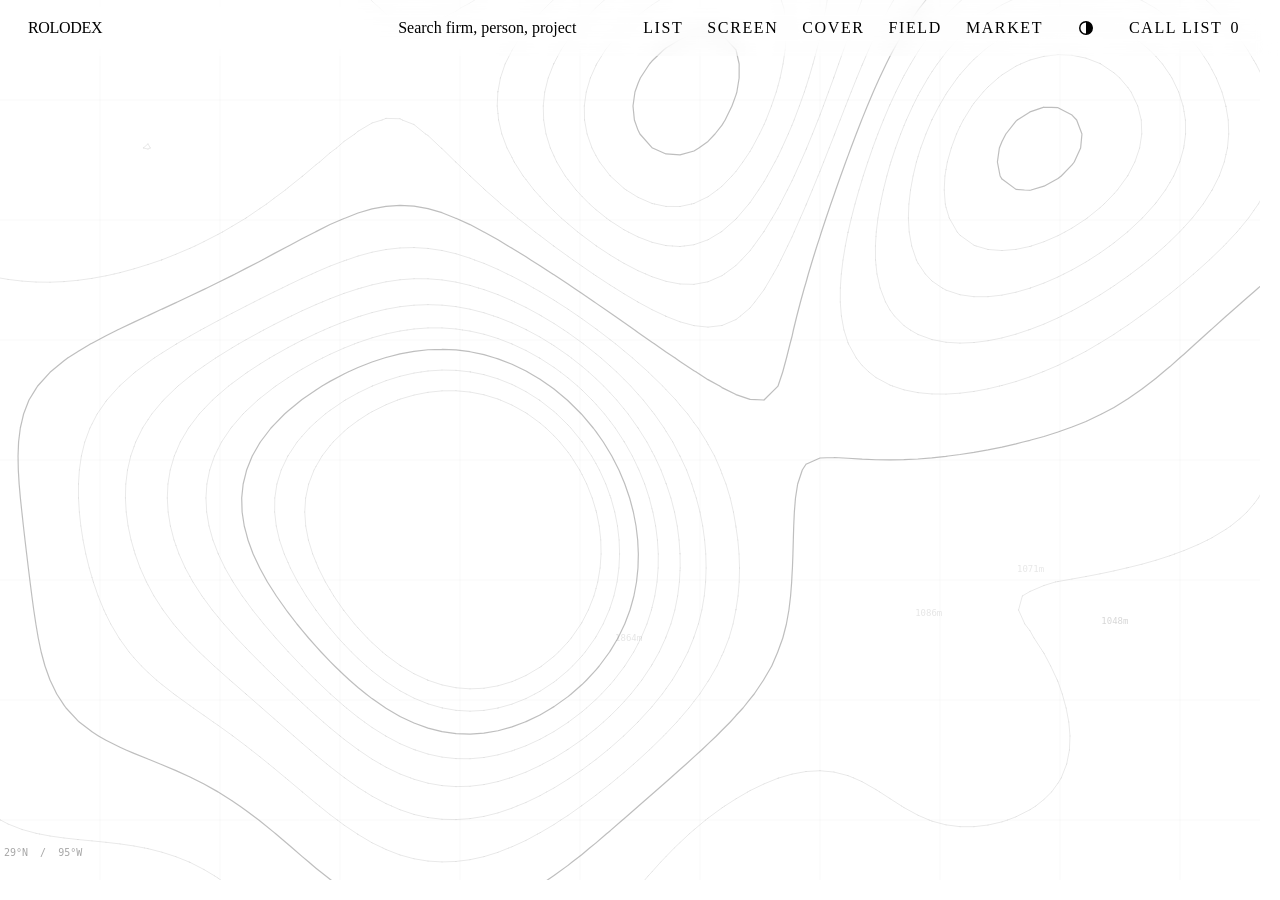
<file: _template.html>
<!doctype html>
<html lang="en"><head>
<meta charset="utf-8">
<meta http-equiv="Content-Security-Policy" content="__CSP__">
<meta name="viewport" content="width=device-width,initial-scale=1">
<meta name="description" content="__DESC__">
<meta name="build" content="__BUILD__">
<meta name="author" content="Héctor Ibarzábal">
<meta name="color-scheme" content="light dark">
<script>
/* Build 67. The theme is settled before first paint: the reader's own choice if
   one is stored on this device, otherwise the system setting, which it then
   follows live. */
(function(){var d=document.documentElement,K='rolodex-theme',t=null;
  /* Build 68. Which market, settled before paint so the accent is right on the
     first frame: the address says, else the last one opened here, else Houston. */
  var mk=null,h=(location.hash||'').match(/market=(houston|dfw)/);
  if(h) mk=h[1]; else {try{mk=localStorage.getItem('rolodex-market')}catch(e){}}
  d.setAttribute('data-market',mk==='dfw'?'dfw':'houston');
  try{t=localStorage.getItem(K)}catch(e){}
  var mq=window.matchMedia?window.matchMedia('(prefers-color-scheme: dark)'):null;
  d.setAttribute('data-theme',t||(mq&&mq.matches?'dark':'light'));
  if(mq&&mq.addEventListener)mq.addEventListener('change',function(e){
    var s=null;try{s=localStorage.getItem(K)}catch(x){}
    if(!s)d.setAttribute('data-theme',e.matches?'dark':'light');});
  /* The intro reel plays first: once a browser session, never with reduced
     motion. ?intro=1 plays it again, ?intro=0 leaves it off. Decided here so
     the first frame is the reel's, not a flash of the page under it. */
  try{var qs=location.search||'',seen=false,
    rm=window.matchMedia&&window.matchMedia('(prefers-reduced-motion: reduce)').matches;
    try{seen=sessionStorage.getItem('rolodex-reel')==='1'}catch(x){}
    if(/[?&]intro=1\b/.test(qs)||(!/[?&]intro=0\b/.test(qs)&&!rm&&!seen))d.classList.add('reel');}catch(x){}
})();
</script>
<title>Rolodex · Greater Houston and Dallas-Fort Worth</title>
<link rel="icon" href="data:image/svg+xml,%3Csvg xmlns=%22http://www.w3.org/2000/svg%22 viewBox=%220 0 32 32%22%3E%3Crect width=%2232%22 height=%2232%22 fill=%22%23FF4F00%22/%3E%3Crect x=%228%22 y=%229%22 width=%2216%22 height=%223%22 fill=%22%23000%22/%3E%3Crect x=%228%22 y=%2215%22 width=%2216%22 height=%223%22 fill=%22%23000%22/%3E%3Crect x=%228%22 y=%2221%22 width=%2216%22 height=%223%22 fill=%22%23000%22/%3E%3C/svg%3E">
<style>
/* Archivo (variable, 400-800) and IBM Plex Mono, latin subset, embedded so the
   file reads the same from disk, offline and in the hosted viewer. */
__FONTS__
/* ------------------------------------------------------------------ tokens
   Read off iconbuild.com: white ground, near-black ink, neutral concrete
   greys, one orange. The site's display face is ICON's proprietary
   Lightspeed, substituted here with the closest available grotesk. Large
   tight display type, hairline rules, solid pill tags and a circled arrow
   are the four devices the site actually uses.                            */
:root{
  --paper:#FFFFFF; --paper2:#FAFAFA; --paper3:#F2F2F2;
  --ink:#111111; --ink2:#3D3D3D; --ink3:#6B6B6B; --ink4:#767676;
  --rule:#E4E4E4; --rule2:#CFCFCF;
  --orange:#FF4F00;
  /* aliases the ported Americas atmosphere reads */
  --accent-warm:#FF4F00; --text-primary:#111111;
  /* Build 67. What sits on an ink fill, on an orange fill, and the rgb of the
     grain and the shadows, so a theme can turn them over. */
  --on-ink:#FFFFFF; --on-orange:#111111; --on-ink-dim:rgba(255,255,255,.72);
  --on-ink-rule:rgba(255,255,255,.35); --nav-bg:rgba(255,255,255,.97);
  --shade:17,17,17; --grain:17,17,17; --li:#0A66C2;
  color-scheme:light;
  --sans:"Archivo",-apple-system,BlinkMacSystemFont,"Helvetica Neue",Helvetica,Arial,sans-serif;
  --mono:"IBM Plex Mono",ui-monospace,SFMono-Regular,Menlo,Consolas,monospace;
}
/* Build 68. Each market carries its own accent. Houston is ICON orange; Dallas-Fort
   Worth is Dallas blue. The accent keeps its one meaning in both, and the text on
   it is whichever of ink or paper reads at 4.5:1 or better. */
:root[data-market="dfw"]{--orange:#0A3A8C; --accent-warm:#0A3A8C; --on-orange:#FFFFFF}
@media (prefers-color-scheme: dark){
  :root[data-market="dfw"]:not([data-theme="light"]){--orange:#5E9BFF; --accent-warm:#5E9BFF; --on-orange:#0F1012}
}
:root[data-market="dfw"][data-theme="dark"]{--orange:#5E9BFF; --accent-warm:#5E9BFF; --on-orange:#0F1012}
/* Build 67. Dark theme. The page follows the system setting unless the reader
   picks one with the toggle in the bar, which is remembered on this device. The
   orange keeps its one meaning and keeps dark text on it in both themes. Print is
   always the light theme. */
@media (prefers-color-scheme: dark){
  :root:not([data-theme="light"]){
    --paper:#0F1012; --paper2:#15161A; --paper3:#1D1F23;
    --ink:#ECECEC; --ink2:#C9C9C9; --ink3:#9D9D9D; --ink4:#909090;
    --rule:#2A2C31; --rule2:#3D4046;
    --text-primary:#ECECEC;
    --on-ink:#0F1012; --on-ink-dim:rgba(15,16,18,.72); --on-ink-rule:rgba(15,16,18,.35);
    --nav-bg:rgba(15,16,18,.95); --shade:0,0,0; --grain:255,255,255; --li:#3B8EDB;
    color-scheme:dark;
  }
}
:root[data-theme="dark"]{
  --paper:#0F1012; --paper2:#15161A; --paper3:#1D1F23;
  --ink:#ECECEC; --ink2:#C9C9C9; --ink3:#9D9D9D; --ink4:#909090;
  --rule:#2A2C31; --rule2:#3D4046;
  --text-primary:#ECECEC;
  --on-ink:#0F1012; --on-ink-dim:rgba(15,16,18,.72); --on-ink-rule:rgba(15,16,18,.35);
  --nav-bg:rgba(15,16,18,.95); --shade:0,0,0; --grain:255,255,255; --li:#3B8EDB;
  color-scheme:dark;
}
*{box-sizing:border-box}
/* Selected text came up in the browser's default blue, which is the one colour
   on this page nobody chose. Ink on orange reads at 5.7:1; white on orange is
   3.3:1 and fails, which is why the highlight keeps the dark text. */
::selection{background:var(--orange);color:var(--on-orange)}
::-moz-selection{background:var(--orange);color:var(--on-orange)}
[hidden]{display:none!important}
/* The ground. A grain dot, a masked grid and three soft washes that drift on a
   slow loop. Same device as the Americas deck, translated to the light palette:
   at these opacities it reads as paper rather than as decoration. */
.bg{position:fixed;inset:0;z-index:-2;pointer-events:none;overflow:hidden;background:var(--paper)}
.bg .grain{position:absolute;inset:0;
  background-image:radial-gradient(rgba(var(--grain),.055) 1px, transparent 1px);
  background-size:3px 3px}
#atmos{position:fixed;top:-20px;left:-20px;width:calc(100vw + 40px);height:calc(100vh + 40px);
  z-index:-1;pointer-events:none;opacity:1;transition:opacity 400ms ease;will-change:transform}
@media print{.bg,#atmos{display:none}}
html,body{margin:0;padding:0}
body{background:var(--paper);color:var(--ink);font:400 16px/1.5 var(--sans);
  -webkit-font-smoothing:antialiased;text-rendering:optimizeLegibility}
a{color:inherit;text-decoration:none}
button{font:inherit;color:inherit;background:none;border:0;cursor:pointer}
.wrap{max-width:1280px;margin:0 auto;padding:0 28px}
@media(max-width:640px){.wrap{padding:0 16px}}

/* ------------------------------------------------------------------- type */
.disp{font-weight:800;letter-spacing:-.04em;line-height:.94;text-wrap:balance}
.lab{font:700 12px/1.35 var(--mono);letter-spacing:.1em;text-transform:uppercase;color:var(--ink2)}
.mono{font-family:var(--mono)}

/* -------------------------------------------------------------------- nav */
/* The wordmark sits on solid paper. At .88 the contour field behind it ghosts
   through, which reads as a rendering fault rather than a decision. */
nav{position:sticky;top:env(safe-area-inset-top,0px);z-index:60;background:var(--nav-bg);backdrop-filter:blur(10px);border-bottom:1px solid var(--ink)}
.navin{display:flex;align-items:center;gap:14px;height:56px;flex-wrap:wrap}
.navtools{display:flex;align-items:center;gap:14px;flex:0 0 auto;min-width:0}
.mark{display:flex;align-items:baseline;gap:9px;font:700 17px/1 var(--sans);letter-spacing:-.02em}
.mark i{display:block;width:5px;height:5px;border-radius:50%;background:var(--orange);
  transform:translateY(-7px)}
.mark span{font:600 10px/1 var(--mono);letter-spacing:.14em;color:var(--ink3);text-transform:uppercase}
.navsp{flex:1}
#q{font:400 13px/1 var(--sans);color:var(--ink);background:var(--paper3);border:0;
  border-radius:2px;padding:9px 11px;width:230px;outline:none}
#q::placeholder{color:var(--ink3)}
#q:focus{box-shadow:inset 0 0 0 1px var(--ink)}
.seg{display:flex;border:1px solid var(--rule2);border-radius:2px;overflow:hidden}
.seg button{font:600 10px/1 var(--mono);letter-spacing:.1em;text-transform:uppercase;
  padding:9px 12px;color:var(--ink3)}
.seg button[aria-pressed="true"]{background:var(--ink);color:var(--on-ink)}
.seg button:focus-visible{outline:2px solid var(--ink);outline-offset:-4px}
.seg button[aria-pressed="true"]:focus-visible{outline-color:var(--on-ink)}
.cbtn{font:600 10px/1 var(--mono);letter-spacing:.1em;text-transform:uppercase;
  border:1px solid var(--ink);border-radius:2px;padding:9px 12px;display:flex;gap:8px;align-items:center}
.cbtn b{font:700 10px/1 var(--mono)}
.cbtn.on{background:var(--ink);color:var(--on-ink)}
.mktsw{display:inline-flex;margin:0 0 18px;max-width:100%}
.mktsw button{padding:10px 14px;white-space:nowrap}
@media(max-width:420px){.mktsw button{padding:10px 10px;letter-spacing:.06em}}
@media print{.mktsw{display:none}}
.thm{width:34px;height:34px;display:inline-flex;align-items:center;justify-content:center;
  border:1px solid var(--rule2);border-radius:2px;color:var(--ink)}
.thm:hover{border-color:var(--ink)}
@media print{.thm{display:none}}
@media(max-width:560px){.mark span{display:none}}
/* Below this the view buttons no longer fit beside the search box. They get
   their own row rather than being crushed to a hairline by overflow:hidden.
   Build 77: the line was at 760px, and from there up to about 1030px the call
   list button wrapped under a 56px nav and sat over the page. Tablets in both
   orientations were inside that band. */
@media(max-width:1060px){
  .navin{height:auto;padding-block:10px;gap:10px;row-gap:10px}
  .navtools{order:5;flex:1 0 100%;gap:10px}
  #q{flex:1 1 auto;width:auto;min-width:0}
  .seg{flex:0 0 auto}
  .seg button{padding:9px 10px;letter-spacing:.06em}
}
@media(max-width:460px){
  .navtools{flex-wrap:wrap}
  #q{flex:1 0 100%}
  .seg{flex:1 0 100%}
  .seg button{flex:1;padding:10px 4px;letter-spacing:.04em}
  .cbtn{padding:9px 10px}
}

/* ------------------------------------------------------------------ header */
header.top{padding:56px 0 30px}
/* The masthead's second half was empty at every width above a tablet. It now
   carries the second count, drawn: every firm with a published annual figure,
   placed against the machine-fit bands. The same figure lives in full on the
   Market view; here it is the signature. */
.hero-grid{display:grid;grid-template-columns:1fr;gap:34px}
.hero-fig{margin:6px 0 0;min-width:0;max-width:1040px}
.hero-fig svg{display:block;width:100%;height:auto;overflow:visible}
.hero-fig .hband{fill:var(--paper3)}
.hero-fig .hband.b1{fill:var(--paper2)}
.hero-fig .hgrid{stroke:var(--rule);stroke-width:1}
.hero-fig .hbase{stroke:var(--ink);stroke-width:1}
.hero-fig .hax{font:500 10px var(--mono);fill:var(--ink3);text-anchor:middle}
.hero-fig .hlab{font:600 9px var(--mono);letter-spacing:.08em;text-transform:uppercase;fill:var(--ink3)}
.hero-fig .hdot{fill:var(--ink);stroke:var(--paper);stroke-width:2;paint-order:stroke;cursor:pointer}
.hero-fig .hdot.partial{fill:var(--ink3)}
.hero-fig .hdot.fail{fill:var(--paper);stroke:var(--ink);stroke-width:1.5}
.hero-fig .hdot:hover{fill:var(--ink2)}
.hero-fig .hname{font:600 12px var(--sans);fill:var(--ink)}
.hero-fig .hname.sub{fill:var(--ink3);font-weight:500}
.hero-fig .hcap{font:500 12px/1.5 var(--sans);fill:var(--ink3)}
.hero-fig .hcap a{fill:var(--ink);text-decoration:underline;text-underline-offset:2px;cursor:pointer}
.hero-fig .rise{animation:rise .55s cubic-bezier(.2,.7,.2,1) both}
@keyframes rise{from{opacity:0;transform:translateY(10px)}to{opacity:1;transform:none}}
@media(prefers-reduced-motion:reduce){.hero-fig .rise{animation:none}}
@media print{.hero-fig{display:none}}
/* Build 74. Motion, taken from the machine. A printer lays a wall as one bead
   of material per layer, and each pass runs the other way from the one before.
   The page uses that bead once, as the opener, and then as the one cue for a
   change of step: a new view or a firm page arrives with a bead drawn across
   its top edge and its first blocks set down one layer at a time. Nothing
   waits on an observer, every rest state is fully visible, and reduced motion
   turns all of it off. */
.hero-copy{position:relative}
.pbead{position:absolute;height:3px;border-radius:2px;background:var(--orange);pointer-events:none;
  transform-origin:left center;z-index:2}
.pbead::after{content:"";position:absolute;top:-2.5px;width:8px;height:8px;border-radius:50%;
  background:var(--orange);box-shadow:0 0 0 3px color-mix(in srgb,var(--orange) 22%,transparent)}
.pbead.ltr::after{right:-4px}
.pbead.rtl::after{left:-4px}
.pbead.done{transition:opacity .45s ease;opacity:0}
.pbead.done::after{display:none}
.lyr{position:absolute;right:0;top:0;font:600 10px/1 var(--mono);letter-spacing:.12em;
  text-transform:uppercase;color:var(--ink3);font-variant-numeric:tabular-nums;transition:opacity .4s ease}
.lyr b{color:var(--orange);font-weight:700}
.pre{opacity:0;transform:translateY(8px)}
.post{transition:opacity .42s ease,transform .42s cubic-bezier(.2,.7,.2,1)}
/* the view switcher carries the bead under whichever view is on */
.seg.views{position:relative}
.vbead{position:absolute;left:0;bottom:0;height:3px;width:0;background:var(--orange);pointer-events:none;
  transition:transform .34s cubic-bezier(.3,.6,.2,1),width .34s cubic-bezier(.3,.6,.2,1)}
/* a change of step */
.sbead{height:2px;margin-bottom:-2px;background:var(--orange);transform-origin:left center;
  animation:beadrun .42s cubic-bezier(.3,.6,.2,1) both,beadfade .5s .5s ease forwards;pointer-events:none}
.layerin{animation:layerup .38s cubic-bezier(.2,.7,.2,1) both}
@keyframes beadrun{from{transform:scaleX(0)}to{transform:scaleX(1)}}
@keyframes beadfade{to{opacity:0}}
@keyframes layerup{from{opacity:0;transform:translateY(8px)}to{opacity:1;transform:none}}
@media(prefers-reduced-motion:reduce){
  .sbead,.pbead,.lyr{display:none}
  .layerin{animation:none}
  .vbead{transition:none}
  .pre{opacity:1;transform:none}
}
@media print{.sbead,.pbead,.lyr,.vbead{display:none}}
@media(max-width:640px){.lyr{display:none}}
/* Build 75. Weight. The page is dense, so every action answers with a small
   physical response in the market's accent: a press that sinks a pixel, a row
   that marks where you came back to, a call-list count that jumps, a filter
   count that ticks, and a scroll line with a print head that steps at each
   section. The dot in the wordmark beats once for every action, so the eye
   learns one signal. Reduced motion keeps the marks and drops the motion. */
.seg button:active,.cbtn:active,.thm:active,.rowadd:active,.addbtn:active,.grpadd:active,
button.stat:active,.fsel>button:active,.fmenu button:active,.freset:active,.back:active,
.chip:active,.lnk:active,.mktsw button:active{transform:translateY(1px) scale(.985)}
.rowadd:active,.addbtn:active{background:color-mix(in srgb,var(--orange) 16%,var(--paper))}
.rowadd.on:active,.addbtn.on:active{background:var(--ink)}
/* Build 77. The row under the pointer is where the eye is, so it lifts out of
   the list: a ground tinted in the market's accent, a rail on its left edge, the
   name underlined in the accent and nudged a few pixels in, the figure brought
   up to full ink and the + outlined. The whole row opens the firm, so the
   target is as large as the highlight. The ground and the rail stay with
   reduced motion; the nudge does not. */
#stageList{--rowtint:color-mix(in srgb,var(--orange) 6%,var(--paper))}
#stageList tbody tr{transition:background-color .16s ease-out}
#stageList tbody tr .fbtn2{transition:transform .16s ease-out}
#stageList td.hf{transition:color .16s ease-out}
@media(hover:hover){
  #stageList tbody tr:not(.grp):not(.chn):has(.fbtn2){cursor:pointer}
  #stageList tbody tr:not(.grp):not(.chn):hover{background:var(--rowtint)}
  #stageList tbody tr:not(.grp):not(.chn):hover td:first-child{box-shadow:inset 3px 0 0 var(--orange)}
  #stageList tbody tr:not(.grp):not(.chn):hover .fbtn2{text-decoration:underline;
    text-decoration-color:var(--orange);text-decoration-thickness:2px;text-underline-offset:4px;
    transform:translateX(4px)}
  #stageList tbody tr:not(.grp):not(.chn):hover td.hf{color:var(--ink)}
  #stageList tbody tr:not(.grp):not(.chn):hover .rowadd:not(.on){border-color:var(--ink);color:var(--ink)}
}
/* In the card layout the tint runs 12px into the gutter and the rail sits
   outside the text. Both are shadows, so nothing in the row moves. */
@media(hover:hover) and (max-width:900px){
  #stageList tbody tr:not(.grp):not(.chn):hover{box-shadow:-12px 0 0 0 var(--rowtint),
    -15px 0 0 0 var(--orange),12px 0 0 0 var(--rowtint)}
  #stageList tbody tr:not(.grp):not(.chn):hover td:first-child{box-shadow:none}
}
@media(prefers-reduced-motion:reduce){
  #stageList tbody tr,#stageList tbody tr .fbtn2,#stageList td.hf{transition:none}
  #stageList tbody tr:not(.grp):not(.chn):hover .fbtn2{transform:none}
}
#stageList tbody tr:not(.grp):not(.chn):has(.fbtn2):active{
  --rowtint:color-mix(in srgb,var(--orange) 12%,var(--paper));background:var(--rowtint)}
.landed{animation:landed 1.5s ease-out both}
.landed td:first-child,.landed.chip,.landed.cmp{box-shadow:inset 3px 0 0 var(--orange)}
@keyframes landed{from{background:color-mix(in srgb,var(--orange) 16%,var(--paper))}to{background:transparent}}
.pop{animation:pop .3s cubic-bezier(.3,1.6,.5,1)}
@keyframes pop{0%{transform:scale(.8)}60%{transform:scale(1.18)}100%{transform:scale(1)}}
.bump{display:inline-block;animation:bump .42s cubic-bezier(.3,1.5,.5,1)}
@keyframes bump{0%{transform:scale(1)}35%{transform:scale(1.55);color:var(--orange)}100%{transform:scale(1)}}
.tick{display:inline-block;animation:tick .38s ease-out}
@keyframes tick{0%{color:var(--orange);transform:translateY(-3px)}100%{transform:none}}
.mark i.beat{animation:beat .36s cubic-bezier(.3,1.5,.5,1)}
@keyframes beat{0%{transform:scale(1)}40%{transform:scale(2.2)}100%{transform:scale(1)}}
/* the scroll line under the nav, with a head and a tick for each section */
.sline{position:absolute;left:0;right:0;bottom:-1px;height:2px;pointer-events:none;z-index:2}
.sline .fill{position:absolute;left:0;top:0;height:2px;width:100%;background:var(--orange);
  transform-origin:left center;transform:scaleX(0)}
.sline .head{position:absolute;top:-2px;width:6px;height:6px;margin-left:-3px;border-radius:50%;
  background:var(--orange);opacity:0;transition:opacity .2s}
.sline.on .head{opacity:1}
.sline .head.hit{animation:beat .36s cubic-bezier(.3,1.5,.5,1)}
.sline .tk{position:absolute;top:-3px;width:1px;height:5px;background:var(--ink3);opacity:.55}
.sline .tk.past{background:var(--orange);opacity:1}
.sline.sweep .fill{animation:sweep .7s cubic-bezier(.3,.6,.2,1) forwards}
@keyframes sweep{0%{transform:scaleX(0);opacity:1}70%{transform:scaleX(1);opacity:1}100%{transform:scaleX(1);opacity:0}}
/* Build 91. The theme change. A colour cross-fade ran every element on its own
   clock, so text flickered through half-tones. Now nothing fades: the page comes
   apart into its blocks, a printer lays the new ground one bead a layer from the
   bottom up, each pass the other way, and the blocks set back down, top to
   bottom, already in the new colours. The swap itself happens under the new
   ground, with every transition cut. */
html.thx-cut *,html.thx-cut *::before,html.thx-cut *::after{transition:none!important}
.thx{position:fixed;inset:0;z-index:2147483000;pointer-events:none;overflow:hidden;contain:strict}
.thx .ly{position:absolute;left:0;right:0;will-change:clip-path}
.thx .ly::before{content:"";position:absolute;left:0;right:0;top:0;height:1px;opacity:.5;background:var(--thx-line)}
.thx .nz{position:absolute;left:0;width:9px;height:9px;margin:-4.5px 0 0 -4.5px;border-radius:50%;will-change:transform}
.thm svg{transition:transform .38s cubic-bezier(.3,1.4,.5,1)}
.thm.turn svg{transform:rotate(180deg)}
@media(prefers-reduced-motion:reduce){
  .landed{animation:none;background:color-mix(in srgb,var(--orange) 10%,var(--paper))}
  .pop,.bump,.tick,.mark i.beat,.sline .head.hit,.sline.sweep .fill{animation:none}
  .seg button:active,.cbtn:active,.thm:active,.rowadd:active,.addbtn:active,.grpadd:active,
  button.stat:active,.fsel>button:active,.fmenu button:active,.freset:active,.back:active,
  .chip:active,.lnk:active,.mktsw button:active{transform:none}
}
@media print{.sline{display:none}}


/* at phone width the strip scales to a hairline; the Market view carries the full figure */
@media(max-width:760px){.hero-fig{display:none}}
header.top h1{margin:12px 0 0;font-size:clamp(34px,5.4vw,72px);color:var(--ink3);max-width:20ch}
header.top h1 b{color:var(--ink);font-weight:700}
header.top .sub{margin:22px 0 0;max-width:62ch;font-size:15px;color:var(--ink2);line-height:1.62}
header.top .by{margin-top:18px;text-transform:none;letter-spacing:.04em;font-size:11px}
.stats{display:flex;flex-wrap:wrap;gap:0;margin:34px 0 0;border-top:1px solid var(--ink)}
.stat{flex:1 1 150px;padding:14px 16px 16px 0;border-right:1px solid var(--rule);
  display:flex;flex-direction:column;justify-content:flex-start}
.stat + .stat{padding-left:16px}
.stat span{min-height:2.7em}
.stat:last-child{border-right:0}
.stat b{display:block;font:800 38px/1 var(--sans);letter-spacing:-.04em;font-variant-numeric:tabular-nums}
.stat span{display:block;margin-top:5px;font:600 9.5px/1.35 var(--mono);letter-spacing:.1em;
  text-transform:uppercase;color:var(--ink3)}
.stat.hot b{color:var(--ink)}
/* Every one of these numbers is a filter the reader could already set by hand.
   Making them buttons is the whole change; the type does not move. */
button.stat{appearance:none;background:none;border:0;border-right:1px solid var(--rule);
  font:inherit;text-align:left;cursor:pointer;color:inherit;transition:background .12s}
button.stat:last-child{border-right:0}
/* Orange means one thing on this page and it is the track record. A pressed
   filter is shown with ink: the label goes solid and a rule appears under the
   stat. Nothing here borrows the one colour that already has a job. */
button.stat{position:relative;padding-bottom:18px}
button.stat::after{content:"";position:absolute;left:0;right:16px;bottom:0;height:2px;
  background:var(--ink);transform:scaleX(0);transform-origin:left;transition:transform .14s}
button.stat:hover::after,button.stat:focus-visible::after{transform:scaleX(.18)}
button.stat[aria-pressed="true"]::after{transform:scaleX(1)}
button.stat[aria-pressed="true"] span{color:var(--ink)}
button.stat:hover span,button.stat:focus-visible span{color:var(--ink2)}
@media(hover:none){button.stat:hover::after{transform:scaleX(0)}
  button.stat[aria-pressed="true"]:hover::after{transform:scaleX(1)}}


/* Build 90. What the firm is, as a plain marker: above the name on a firm page
   and on the call sheet, under the name in the List. Grey type, a hairline, no
   fill and no icon. It names the kind of firm and makes no claim about a sale. */
.ftype{margin:0 0 10px;font:600 11px/1.2 var(--mono);letter-spacing:.12em;text-transform:uppercase;color:var(--ink3)}
.cl .ftype{margin:0 0 6px}
.fsub{margin:-7px 0 12px}
.tp{display:inline-block;font:600 9.5px/1 var(--mono);letter-spacing:.08em;text-transform:uppercase;
  color:var(--ink2);border:1px solid var(--rule2);border-radius:2px;padding:3px 6px;white-space:nowrap}
/* The List's column labels stay on screen while it scrolls, under the
   navigation. On a desktop the table is not a sideways scroller, so its box can
   let the header stick; on a phone the rows are labelled cards and there is no
   header to hold. */
@media(min-width:901px){
  #stageList .scroll{overflow:visible}
  #stageList thead th{position:sticky;top:var(--navh,57px);z-index:6;background:var(--paper);
    box-shadow:inset 0 -1px 0 var(--ink)}
  html.navup #stageList thead th{top:calc(var(--navh,57px) - var(--navhide,0px))}
}

/* ----------------------------------------------------------------- filters */
.filters{padding:20px 0 18px}
/* Five controls, not seventeen chips. Each opens a small menu; what is actually
   applied is shown underneath as removable chips with a reset that is always
   present once anything is on. */
.fbar{display:flex;gap:8px;align-items:center;flex-wrap:wrap}
.fsel{position:relative}
.fsel > button{font:600 10px/1 var(--mono);letter-spacing:.1em;text-transform:uppercase;
  border:1px solid var(--rule2);border-radius:2px;padding:10px 13px;color:var(--ink);
  background:var(--paper);display:inline-flex;align-items:center;gap:9px}
.fsel > button:hover{border-color:var(--ink)}
.fsel > button:focus-visible{outline:2px solid var(--ink);outline-offset:2px}
.fsel > button .car{font-size:8px;color:var(--ink3)}
.fsel > button .nsel{background:var(--ink);color:var(--on-ink);border-radius:99px;
  min-width:16px;height:16px;display:inline-flex;align-items:center;justify-content:center;
  font-size:9px;padding:0 4px}
.fsel.open > button{border-color:var(--ink);background:var(--paper3)}
.fmenu{position:absolute;top:calc(100% + 5px);left:0;z-index:70;min-width:255px;max-height:340px;
  overflow:auto;background:var(--paper);border:1px solid var(--ink);border-radius:2px;
  box-shadow:0 14px 40px rgba(var(--shade),.14);padding:5px}
.fmenu button{display:flex;width:100%;align-items:center;gap:10px;text-align:left;
  font:500 13px/1.3 var(--sans);color:var(--ink);padding:9px 10px;border-radius:2px}
.fmenu button:hover{background:var(--paper3)}
.fmenu button:focus-visible{outline:2px solid var(--ink);outline-offset:-2px}
.fmenu button i{width:13px;height:13px;border:1px solid var(--rule2);border-radius:2px;
  flex:none;display:block;background:var(--paper)}
.fmenu button[aria-checked="true"] i{background:var(--ink);border-color:var(--ink);
  box-shadow:inset 0 0 0 2px var(--paper)}
.fmenu button s{margin-left:auto;text-decoration:none;font:600 10px/1 var(--mono);color:var(--ink3)}
.fmenu button[disabled]{opacity:.38}
.fapplied{display:flex;gap:7px;align-items:center;flex-wrap:wrap;margin-top:12px;min-height:1px}
.fapplied .ac2{font:600 10px/1 var(--mono);letter-spacing:.07em;text-transform:uppercase;
  border:1px solid var(--ink);border-radius:99px;padding:6px 7px 6px 11px;color:var(--ink);
  display:inline-flex;align-items:center;gap:7px;background:var(--paper)}
.fapplied .ac2 span{font-size:13px;line-height:1;color:var(--ink3)}
.fapplied .ac2:hover span{color:var(--ink)}
.freset{font:700 10px/1 var(--mono);letter-spacing:.1em;text-transform:uppercase;
  border:1px solid var(--ink);background:var(--ink);color:var(--on-ink);border-radius:99px;padding:7px 13px}
.freset:hover{background:var(--ink2);border-color:var(--ink2)}
.freset:focus-visible{outline:2px solid var(--ink);outline-offset:2px}
.fcount{font:600 10px/1 var(--mono);letter-spacing:.08em;text-transform:uppercase;color:var(--ink3)}
@media(max-width:640px){
  .fmenu{min-width:min(78vw,255px)}
  /* three rows of controls pushes the table off the screen on a phone */
  .fbar{gap:6px}
  .fsel > button{padding:9px 9px;letter-spacing:.05em;gap:6px}
  .fcount{flex:1 0 100%;order:9}
  .legend i{font-size:11.5px}
  .legend i.rule{margin-left:0;flex:1 0 100%}
}
.fbtn{font:600 10px/1 var(--mono);letter-spacing:.1em;text-transform:uppercase;
  border:1px solid var(--rule2);border-radius:2px;padding:9px 12px;color:var(--ink3)}
.fbtn b{margin-left:7px;color:var(--ink)}
.fbtn.on{background:var(--ink);border-color:var(--ink);color:var(--on-ink)}
.fbtn.on b{color:var(--on-ink)}
.fnote{font-size:12.5px;color:var(--ink3);flex:1 1 260px;min-width:200px}

/* ------------------------------------------------------------------ matrix */
.mwrap{display:grid;grid-template-columns:34px 1fr;gap:0}
.ylab{writing-mode:vertical-rl;transform:rotate(180deg);align-self:center;
  font:600 10px/1 var(--mono);letter-spacing:.13em;text-transform:uppercase;color:var(--ink3);
  padding:0 10px 0 0}
.matrix{display:grid;grid-template-columns:repeat(3,1fr);grid-auto-rows:min-content;
  border-top:1px solid var(--ink);border-left:1px solid var(--rule)}
.cell{border-right:1px solid var(--rule);border-bottom:1px solid var(--rule);
  padding:12px 12px 14px;min-height:104px;background:var(--paper)}
.cell.best{background:var(--paper2)}
.chead{display:flex;align-items:baseline;gap:8px;margin-bottom:10px}
.chead b{font:700 17px/1 var(--sans);letter-spacing:-.02em}
.chead span{font:600 9px/1.3 var(--mono);letter-spacing:.08em;text-transform:uppercase;color:var(--ink3)}
.chips{display:flex;flex-wrap:wrap;gap:5px}
.chip{font:500 12px/1 var(--sans);letter-spacing:-.01em;padding:7px 9px;border-radius:2px;
  border:1px solid var(--rule2);color:var(--ink2);background:var(--paper);text-align:left}
.chip:hover{border-color:var(--ink);color:var(--ink)}
.chip.i-clear{background:var(--orange);border-color:var(--orange);color:var(--on-orange);font-weight:700}
.chip.i-partial{border-color:var(--ink3);color:var(--ink);background:var(--paper3)}
.chip.printing{background:var(--ink);border-color:var(--ink);color:var(--on-ink);font-weight:600}
.chip.printing.i-clear{color:var(--on-orange)}
.chip.printing.i-clear{background:var(--orange);border-color:var(--orange)}
.chip.printing::after{content:"";display:inline-block;width:5px;height:5px;border-radius:50%;
  background:var(--on-ink);margin-left:7px;vertical-align:middle}
.chip.dim{opacity:.45}
/* Build 87. A filter left the grid looking unchanged. A matching firm was the
   ordinary grey chip, a firm that did not match was the same chip at 45 per
   cent, and on the dark theme the two were hard to tell apart. Now a match is
   inked and sits first in its cell, the cell that holds it is outlined with its
   count set large, a cell with no match recedes, and a chip that does not match
   drops to a trace. The strip above the grid names each cell holding a match,
   with its count and, for a slice of twenty firms or fewer, the firms. Ink, not
   orange: orange means only the track record. */
.matrix.fil .chip.dim{opacity:.22}
.matrix.fil .chip.dim:hover{opacity:.6}
.chip.match{border-color:var(--ink);color:var(--ink);font-weight:700;background:var(--paper3)}
.chip.match .vol{color:var(--ink2)}
.chip.match.i-clear{background:var(--orange);color:var(--on-orange);border-color:var(--ink)}
.chip.match.i-clear .vol{color:var(--on-orange)}
.chip.match.printing{background:var(--ink);color:var(--on-ink)}
.chip.match.printing .vol{color:var(--on-ink-dim)}
.chip.match.printing.i-clear{background:var(--orange);color:var(--on-orange)}
.cell.hit{box-shadow:inset 0 0 0 2px var(--ink)}
.cell.hit .chead b{font-size:28px}
.cell.hit .chead span{color:var(--ink)}
.cell.miss .chead b,.cell.miss .chead b .of,.cell.miss .chead span{color:var(--ink4)}
.mhits{margin:0 0 18px;padding:14px 0 12px;border-top:1px solid var(--ink);border-bottom:1px solid var(--rule)}
.mhits[hidden]{display:none}
.mh-tot{margin:0 0 8px;font:600 10.5px/1 var(--mono);letter-spacing:.1em;text-transform:uppercase;color:var(--ink3)}
.mh-tot b{font:800 24px/1 var(--sans);letter-spacing:-.02em;color:var(--ink);margin-right:8px}
.mh-row{display:flex;flex-wrap:wrap;align-items:center;gap:6px 8px;padding:6px 0}
.mh-line{display:flex;flex-wrap:wrap;gap:0 28px}
.mh-line .mh-row{padding:2px 0}
.mh-cell{display:inline-flex;align-items:baseline;gap:8px;min-height:32px;padding:4px 8px 4px 0;
  background:none;border:0;cursor:pointer;text-align:left;color:var(--ink);
  font:600 10.5px/1.3 var(--mono);letter-spacing:.08em;text-transform:uppercase}
.mh-cell b{font:800 18px/1 var(--sans);letter-spacing:-.02em}
.mh-cell:hover span{text-decoration:underline;text-underline-offset:3px}
.mh-cell:focus-visible{outline:2px solid var(--ink);outline-offset:2px}
@media print{.mhits{display:none}}
.chead b .of{font:500 11px/1 var(--mono);font-style:normal;color:var(--ink3);letter-spacing:0}
.chip .vol{margin-left:7px;font:500 9.5px/1 var(--mono);font-style:normal;
  color:var(--ink3);font-variant-numeric:tabular-nums}
.chip.i-clear .vol{color:var(--on-orange)}
.chip.printing .vol{color:var(--on-ink-dim)}
.chip.printing.i-clear .vol{color:var(--on-orange)}
.chip.sel{box-shadow:0 0 0 2px var(--ink)}
.chip:focus-visible{outline:2px solid var(--ink);outline-offset:2px}
.xrow{display:grid;grid-template-columns:repeat(3,1fr);margin-left:34px}
.xrow div{font:600 10px/1 var(--mono);letter-spacing:.13em;text-transform:uppercase;
  color:var(--ink3);padding:10px 12px}
.xrow div.hi{color:var(--ink)}
.xtitle{margin:2px 0 0 34px;font:600 10px/1 var(--mono);letter-spacing:.13em;
  text-transform:uppercase;color:var(--ink3)}
.mnote{margin:26px 0 0;max-width:78ch;font-size:14.5px;line-height:1.65;color:var(--ink2)}
.mnote b{font-weight:700;color:var(--ink)}
.legend{display:flex;flex-wrap:wrap;gap:10px 18px;align-items:center;margin:0 0 22px;
  padding:14px 0 0;border-top:1px solid var(--rule)}
.legend i{display:flex;align-items:center;gap:8px;font-style:normal;font-size:12.5px;color:var(--ink3)}
.legend i.rule{display:block;margin-left:auto;color:var(--ink2);font-size:12.5px}
.legend i.rule b{font-weight:700;color:var(--ink)}
.legend .sw{width:14px;height:14px;border-radius:2px;border:1px solid var(--rule2)}
.legend .sw.o{background:var(--orange);border-color:var(--orange)}
.legend .sw.p{border-color:var(--ink3);background:var(--paper3)}
.legend .sw.k{background:var(--ink);border-color:var(--ink);position:relative}
.legend .sw.k::after{content:"";position:absolute;left:4px;top:4px;width:4px;height:4px;border-radius:50%;background:var(--on-ink)}
@media(max-width:720px){
  .matrix{grid-template-columns:1fr}
  .xrow{display:none}.ylab{display:none}.mwrap{grid-template-columns:1fr}
  .xtitle{margin-left:0}
}

/* -------------------------------------------------------------------- list */
.scroll{overflow-x:auto;position:relative;border-top:1px solid var(--ink)}
/* A table wider than the phone says so: a fade on the edge that has more, and one line above it. */
.swipe{position:relative}
.swipe::after{content:'';position:absolute;top:1px;right:0;bottom:0;width:56px;pointer-events:none;
  background:linear-gradient(to right,transparent,var(--paper) 85%);opacity:0;transition:opacity .2s}
.swipe.more::after{opacity:1}
.swipe-hint{display:none;margin:0 0 8px;color:var(--ink3)}
.swipe.more .swipe-hint{display:block}
table{border-collapse:collapse;width:100%;min-width:760px}
th{font:600 9.5px/1.3 var(--mono);letter-spacing:.1em;text-transform:uppercase;color:var(--ink3);
  text-align:left;padding:12px 14px 12px 0;border-bottom:1px solid var(--rule)}
td{padding:13px 14px 13px 0;border-bottom:1px solid var(--rule);font-size:14px;vertical-align:top}
td.f{font-weight:600;letter-spacing:-.01em;padding:0}
.fbtn2{display:block;width:100%;text-align:left;font:600 inherit/inherit var(--sans);
  font-size:14px;letter-spacing:-.01em;color:var(--ink);padding:13px 14px 13px 0}
.fbtn2:hover{text-decoration:underline;text-underline-offset:3px}
.fbtn2:focus-visible{outline:2px solid var(--ink);outline-offset:-2px}
.ac{width:44px;text-align:right}
.vh{position:absolute;width:1px;height:1px;margin:-1px;padding:0;overflow:hidden;
  clip:rect(0 0 0 0);clip-path:inset(50%);white-space:nowrap;border:0}
.rowadd{width:26px;height:26px;border:1px solid var(--rule2);border-radius:2px;
  font:700 13px/1 var(--mono);color:var(--ink3);background:var(--paper)}
.rowadd:hover{border-color:var(--ink);color:var(--ink)}
.rowadd.on{background:var(--ink);border-color:var(--ink);color:var(--on-ink)}
.rowadd:focus-visible{outline:2px solid var(--ink);outline-offset:2px}
.grpadd{float:right;font:600 9.5px/1 var(--mono);letter-spacing:.1em;text-transform:uppercase;
  color:var(--ink3);border:1px solid var(--rule2);border-radius:2px;padding:5px 8px;
  background:var(--paper)}
.grpadd:hover{border-color:var(--ink);color:var(--ink)}
.grpadd:focus-visible{outline:2px solid var(--ink);outline-offset:2px}
tr.grp td{font:600 9.5px/1.5 var(--mono);letter-spacing:.12em;text-transform:uppercase;
  color:var(--ink);background:var(--paper3);padding:10px 14px 10px 10px}
tr.grp em{font:400 11px/1.5 var(--sans);letter-spacing:0;text-transform:none;
  color:var(--ink3);font-style:normal;margin-left:10px}
.mzero{margin:22px 0 0;font:600 13px/1.6 var(--sans);color:var(--ink2)}
.yn{font:600 10px/1 var(--mono);letter-spacing:.06em;text-transform:uppercase;padding:5px 7px;
  border-radius:2px;border:1px solid var(--rule2);color:var(--ink3)}
.yn.clear{background:var(--ink);border-color:var(--ink);color:var(--on-ink)}
.yn.partial{border-color:var(--ink3);color:var(--ink);background:var(--paper3)}
.yn.innovation.clear{background:var(--orange);border-color:var(--orange);color:var(--on-orange)}
.mini.press li{margin-bottom:10px}
.mini.press a{color:var(--ink);text-decoration:none;border-bottom:1px solid var(--rule2)}
.mini.press a:hover{border-bottom-color:var(--ink)}
.mini.press .out{display:block;font:500 10.5px/1.5 var(--mono);letter-spacing:.06em;
  text-transform:uppercase;color:var(--ink4);margin-top:3px}
.yn.chk{border-color:var(--ink3);color:var(--ink);background:var(--paper3);
  border-style:dashed}
.empty{color:var(--ink3);font-size:14px;padding:26px 0}

/* --------------------------------------------------------------- firm page */
#stageFirm{display:none;padding-bottom:80px}
#stageFirm.on{display:block}
.back{display:inline-flex;align-items:center;gap:10px;margin:26px 0 0;
  font:600 10px/1 var(--mono);letter-spacing:.12em;text-transform:uppercase;color:var(--ink3)}
.back:hover{color:var(--ink)}
.arrow{width:22px;height:22px;border:1px solid currentColor;border-radius:50%;
  display:inline-flex;align-items:center;justify-content:center;flex:none}
.arrow svg{width:9px;height:9px}
.fhead{padding:26px 0 30px;border-bottom:1px solid var(--ink)}
.fhead h1,.fhead h2{margin:0;font-size:clamp(32px,5.4vw,66px)}
.fhead .kst{margin:16px 0 0;font:600 11px/1.5 var(--mono);letter-spacing:.09em;
  text-transform:uppercase;color:var(--ink3)}
.tags{display:flex;flex-wrap:wrap;gap:7px;margin:20px 0 0;align-items:center}
.tag{font:600 9.5px/1 var(--mono);letter-spacing:.1em;text-transform:uppercase;
  background:var(--ink3);color:var(--on-ink);border-radius:99px;padding:7px 11px}
/* Build 91. The section reads as a label, not a stamp: outlined in ink. */
.tag.k{background:none;color:var(--ink);border:1px solid var(--ink);padding:6px 10px}
.tag.o{background:var(--orange);color:var(--on-orange)}
.tag.q{background:none;color:var(--ink3);border:1px solid var(--rule2)}
.cnote{margin:18px 0 0;font-size:12.5px;color:var(--ink3)}
.lnk{display:inline-flex;align-items:center;gap:7px;font:600 9.5px/1 var(--mono);
  letter-spacing:.1em;text-transform:uppercase;color:var(--ink);border:1px solid var(--rule2);
  border-radius:99px;padding:6px 11px 6px 8px}
.lnk:hover{border-color:var(--ink);background:var(--ink);color:var(--on-ink)}
.lnk svg{width:13px;height:13px;flex:none}
/* The label a page gives a number: warranty, fax, Houston office. Lower case,
   because it is the page's wording and not a heading. */
.lnkq{font:500 9.5px/1 var(--mono);letter-spacing:.04em;text-transform:none;color:var(--ink3);
  padding-left:7px;margin-left:2px;border-left:1px solid var(--rule2)}
.lnk:hover .lnkq{color:var(--on-ink);border-left-color:var(--on-ink-rule)}
/* The number directory. One number per line, monospace so the digits align,
   and plain text on the label so a fax reads as a fax. */
.dial{list-style:none;margin:10px 0 0;padding:0}
.dial li{display:flex;flex-wrap:wrap;align-items:baseline;gap:12px;padding:7px 0;border-bottom:1px solid var(--rule)}
.dial li:last-child{border-bottom:none}
.dial a{font:500 13px/1.4 var(--mono);color:var(--ink)}
.dial a:hover{text-decoration:underline}
.dial .q{font-size:12.5px;color:var(--ink3)}
.dialhead{margin-bottom:2px}
.dialmain{display:inline-block;font:500 22px/1.25 var(--mono);color:var(--ink);letter-spacing:-.01em}
.dialmain:hover{text-decoration:underline}
.mailline{margin:14px 0 0}
.mailline>a{display:inline-block;font:500 17px/1.3 var(--mono);color:var(--ink);overflow-wrap:anywhere}
.mailline>a:hover{text-decoration:underline}
.dialhead+.mailline{margin-top:18px}
/* an address is case-sensitive to the eye even where it is not to the server */
.lnk.mail{text-transform:none;letter-spacing:.01em}
.dialmeta{display:flex;flex-wrap:wrap;align-items:baseline;gap:14px;margin-top:5px}
.dialmeta .q{font-size:13px;color:var(--ink3)}
.row{display:grid;grid-template-columns:186px 1fr;gap:28px;padding:26px 0;border-bottom:1px solid var(--rule)}
.row>.body{min-width:0}
@media(max-width:720px){.row{grid-template-columns:1fr;gap:12px;padding:22px 0}}
.verdict{margin:0;font-size:15.5px;line-height:1.55;color:var(--ink2);max-width:70ch}
/* Build 90. The firm's description is the first thing a card says, so it reads
   at the screen line's size and ink, not as small grey body text. */
.syn.lead{font-size:18px;line-height:1.55;letter-spacing:-.012em;color:var(--ink);max-width:70ch}
.syn{margin:0;font-size:14.5px;line-height:1.65;color:var(--ink2);max-width:74ch}

/* three counts */
.why{list-style:none;margin:0;padding:0;display:grid;gap:2px}
.why li{display:grid;grid-template-columns:78px 1fr;gap:16px;align-items:start;
  padding:14px 0;border-top:1px solid var(--rule)}
.why li:first-child{border-top:0}
.vv{font:700 13px/1 var(--sans);letter-spacing:-.01em}
.vv.clear{color:var(--ink)}
.vv.partial{color:var(--ink2)}
.vv.fail{color:var(--ink3)}
/* orange means one thing on this page: the firm has paid for an unproven method */
.why li.inn .vv.clear{background:var(--orange);color:var(--on-orange);
  border-radius:2px;padding:3px 7px;margin-left:0;display:inline-block;justify-self:start}
.why b{display:block;font:600 13.5px/1.35 var(--sans);margin-bottom:4px}
.why .tx{display:block;font-size:13.5px;line-height:1.6;color:var(--ink2)}

/* people */
.p1{display:grid;grid-template-columns:1fr auto;gap:10px 14px;align-items:start;
  padding:14px 0;border-top:1px solid var(--rule)}
.p1:first-child{border-top:0}
.p1.dec{background:var(--paper2);border-radius:3px;padding:14px 12px;margin:0}
.p1 .nm{font:600 15px/1.3 var(--sans);letter-spacing:-.01em}
.p1 .rl{font-size:13px;color:var(--ink3);margin-top:2px}
.p1 .rl.warn{color:var(--ink);font-weight:600;margin-top:6px;max-width:60ch}
.p1 .ev{grid-column:1/-1;font-size:12.5px;line-height:1.55;color:var(--ink3);
  border-left:2px solid var(--rule2);padding-left:11px;margin-top:8px}
.p1 .ev em{font-style:normal;color:var(--ink2);font-weight:600}
.p1.gone .nm{color:var(--ink3)}
/* Build 91. The person marks read as labels, not verdicts: outlined, in the
   List's own words. */
.badge{display:inline-block;margin-left:9px;font:600 8.5px/1 var(--mono);letter-spacing:.1em;
  text-transform:uppercase;background:none;color:var(--ink2);border:1px solid var(--rule2);border-radius:2px;
  padding:4px 6px;vertical-align:middle}
.badge.g{color:var(--ink3)}
.icons{display:flex;gap:6px;align-items:center}
.org{overflow-x:auto;-webkit-overflow-scrolling:touch;padding:2px 0 10px;margin:4px 0 6px}
.org ul{display:flex;justify-content:center;margin:0;padding:18px 0 0;list-style:none;position:relative}
.org>ul{padding-top:0;min-width:max-content}
.org li{position:relative;padding:18px 5px 0;display:flex;flex-direction:column;align-items:center}
.org li::before,.org li::after{content:'';position:absolute;top:0;right:50%;width:50%;height:18px;border-top:1px solid var(--rule2)}
.org li::after{right:auto;left:50%;border-left:1px solid var(--rule2)}
.org li:only-child::before,.org li:only-child::after{display:none}
.org li:only-child{padding-top:0}
.org li:first-child::before,.org li:last-child::after{border:0 none}
.org li:last-child::before{border-right:1px solid var(--rule2);border-radius:0 3px 0 0}
.org li:first-child::after{border-radius:3px 0 0 0}
.org ul ul::before{content:'';position:absolute;top:0;left:50%;width:0;height:18px;border-left:1px solid var(--rule2)}
.onode{display:inline-flex;flex-direction:column;align-items:center;gap:3px;font:600 13px/1.2 var(--sans);
  color:var(--ink);background:var(--paper);border:1px solid var(--rule2);border-radius:2px;padding:7px 10px;
  max-width:190px;text-align:center;text-wrap:balance;word-spacing:.08em}
button.onode{cursor:pointer}
button.onode:hover{border-color:var(--ink)}
.onode.off{color:var(--ink2);border-style:dashed}
.onode.cur{border-color:var(--orange);box-shadow:inset 0 0 0 1px var(--orange)}
.ocap{font:500 10px/1.3 var(--mono);color:var(--ink3);letter-spacing:.02em}
.oleaves{display:flex;flex-wrap:wrap;justify-content:center;gap:6px;max-width:600px;margin-top:18px;
  padding-top:10px;border-top:1px solid var(--rule2);position:relative}
.oleaves::before{content:'';position:absolute;top:-19px;left:50%;height:18px;border-left:1px solid var(--rule2)}
.oleaves .onode{font-size:12px;padding:6px 8px}
.olab{font:700 10px/1.35 var(--mono);letter-spacing:.1em;text-transform:uppercase;color:var(--ink3);margin:18px 0 8px}
.olab:first-child{margin-top:2px}
.obin{display:flex;flex-wrap:wrap;gap:6px}
.oties{list-style:none;margin:0;padding:0;display:grid;gap:8px}
.oties li{display:flex;flex-wrap:wrap;align-items:center;gap:6px 10px}
.okind{font:600 9.5px/1 var(--mono);letter-spacing:.08em;text-transform:uppercase;color:var(--ink2);
  border:1px solid var(--rule2);border-radius:2px;padding:3px 5px 2px}
.orel{font-size:14px;color:var(--ink2)}
@media(max-width:640px){
  .org{overflow-x:visible}
  .org ul{display:block;padding:0 0 0 16px}
  .org>ul{padding-left:0;min-width:0}
  .org li{display:block;padding:6px 0 0 16px}
  .org>ul>li{padding-left:0}
  .org li::before,.org li:first-child::before,.org li:last-child::before,.org li:only-child::before{display:block;
    top:0;left:0;right:auto;bottom:0;width:0;height:auto;border:0;border-left:1px solid var(--rule2);border-radius:0}
  .org li:last-child::before{bottom:auto;height:26px}
  .org li::after,.org li:first-child::after,.org li:last-child::after,.org li:only-child::after{display:block;
    top:26px;left:0;right:auto;width:12px;height:0;border:0;border-top:1px solid var(--rule2);border-radius:0}
  .org li:only-child{padding-top:6px}
  .org li.oroot::before,.org li.oroot::after{display:none}
  .org ul ul::before{display:none}
  .onode{align-items:flex-start;text-align:left;max-width:none}
  .oleaves{justify-content:flex-start;margin:8px 0 0 16px;border-top:0;padding-top:0;max-width:none}
  .oleaves::before{display:none}
}
@media print{.org{overflow:visible}}
.ev .sub{display:inline-block;margin-left:.3em;font:600 9.5px/1 var(--mono);letter-spacing:.08em;text-transform:uppercase;color:var(--ink3);border:1px solid var(--rule2);border-radius:2px;padding:2px 4px 1px;vertical-align:.15em;white-space:nowrap}
.ic{width:30px;height:30px;border:1px solid var(--rule2);border-radius:2px;display:flex;
  align-items:center;justify-content:center;color:var(--ink2);flex:none}
.ic:hover{background:var(--ink);border-color:var(--ink);color:var(--on-ink)}
.ic svg{width:15px;height:15px}
.ic.li:hover{background:var(--li);border-color:var(--li);color:#fff}

/* evidence, capital, flags */
.pj{padding:14px 0;border-top:1px solid var(--rule)}
.pj:first-child{border-top:0}
.pj b{font:600 14.5px/1.35 var(--sans)}
.pj .d{font-size:13.5px;line-height:1.6;color:var(--ink2);margin-top:4px}
.pj .s{margin-top:8px;font-size:12.5px;color:var(--ink3);display:flex;flex-wrap:wrap;gap:8px;align-items:center}
.sig{font:600 9px/1 var(--mono);letter-spacing:.1em;text-transform:uppercase;
  border:1px solid var(--rule2);border-radius:99px;padding:5px 8px;color:var(--ink3)}
ul.mini{list-style:none;margin:0;padding:0}
ul.mini.srcs{display:flex;flex-wrap:wrap;gap:4px 18px}
ul.mini.srcs li{border-top:0;padding:4px 0}
ul.mini li{padding:11px 0;border-top:1px solid var(--rule);font-size:13.5px;line-height:1.6;color:var(--ink2)}
ul.mini li:first-child{border-top:0}
.dt{font:600 10px/1 var(--mono);letter-spacing:.06em;color:var(--ink4);margin-right:9px}
ul.flags li{color:var(--ink2)}
blockquote{margin:0;font-size:19px;line-height:1.5;letter-spacing:-.012em;max-width:62ch}
blockquote footer{margin-top:12px;font:600 10px/1.5 var(--mono);letter-spacing:.1em;
  text-transform:uppercase;color:var(--ink3)}
.src{display:inline-flex;align-items:center;gap:5px;font:600 9.5px/1.4 var(--mono);
  overflow-wrap:anywhere;word-break:break-word;min-width:0;max-width:100%;
  letter-spacing:.08em;text-transform:uppercase;color:var(--ink3);border-bottom:1px solid var(--rule2)}
.src:hover{color:var(--ink);border-color:var(--ink)}
.note{font-size:13px;line-height:1.6;color:var(--ink3);font-style:italic}
.addbtn{font:600 10px/1 var(--mono);letter-spacing:.1em;text-transform:uppercase;
  border:1px solid var(--ink);border-radius:2px;padding:12px 16px;margin-top:26px}
.addbtn.on{background:var(--ink);color:var(--on-ink)}
.fhead .hadd{margin-top:18px}
.clbar{display:flex;flex-wrap:wrap;gap:10px;align-items:center;margin:18px 0 6px}
.clbar .addbtn{margin:0}
.cl h3 .fbtn2{font:inherit;padding:0;text-align:left;text-decoration:underline;
  text-decoration-thickness:1px;text-underline-offset:.15em}
.skip{position:absolute;left:-9999px;top:0}
.skip:focus{left:16px;top:10px;z-index:100;background:var(--ink);color:var(--on-ink);padding:10px 14px;
  font:600 11px/1 var(--mono);letter-spacing:.08em;text-transform:uppercase}
.clact{display:flex;gap:8px;align-items:center;flex-wrap:wrap;margin-top:30px;
  padding-top:24px;border-top:1px solid var(--rule)}
.clact .addbtn{margin-top:0}
.xnote{flex:1 0 100%;margin:4px 0 0;font:600 11px/1.5 var(--mono);color:var(--ink3)}
.fx{font:700 10px/1 var(--mono);letter-spacing:.1em;text-transform:uppercase;
  border:1px solid var(--rule2);border-radius:2px;padding:9px 12px;color:var(--ink);
  background:var(--paper)}
.fx:hover{border-color:var(--ink);background:var(--paper3)}
.fx:focus-visible{outline:2px solid var(--ink);outline-offset:2px}

/* the scroll view */
.rail{position:sticky;top:56px;margin-top:22px;z-index:40;background:var(--paper);
  border-bottom:1px solid var(--ink);padding:14px 0 12px;margin-bottom:4px}
.frow{display:flex;gap:6px;align-items:center;flex-wrap:wrap;padding:4px 0}
.frow > b{font:600 9px/1 var(--mono);letter-spacing:.13em;text-transform:uppercase;color:var(--ink4);
  width:74px;flex:none}
.fc{font:600 10px/1 var(--mono);letter-spacing:.07em;text-transform:uppercase;cursor:pointer;
  border:1px solid var(--rule2);border-radius:99px;padding:7px 11px;color:var(--ink3);background:var(--paper);
  display:inline-flex;align-items:center;gap:7px}
.fc:hover{border-color:var(--ink);color:var(--ink)}
.fc i{width:5px;height:5px;border-radius:50%;background:var(--rule2);display:block}
.fc.on{background:var(--ink);border-color:var(--ink);color:var(--on-ink)}
.fc.on i{background:var(--orange)}
.fc.on.o{background:var(--orange);border-color:var(--orange);color:var(--on-orange)}
.fc.on.o i{background:#fff}
.fc s{text-decoration:none;color:var(--ink4);font-size:9px}
.fc.on s{color:var(--on-ink-dim)}
.rcount{font:700 10px/1 var(--mono);letter-spacing:.08em;text-transform:uppercase;color:var(--ink3);
  border:0!important;background:none!important;
  border:1px solid var(--ink);border-radius:99px;padding:7px 11px}
.rclear{font:600 10px/1 var(--mono);letter-spacing:.08em;text-transform:uppercase;color:var(--ink3);
  border-bottom:1px solid var(--rule2);padding-bottom:2px;cursor:pointer}
.rclear:hover{color:var(--ink);border-color:var(--ink)}
.sc{display:grid;grid-template-columns:1fr 300px;gap:34px;padding:26px 0;border-bottom:1px solid var(--rule);
  cursor:pointer}
.sc:hover .scname{text-decoration:underline;text-underline-offset:3px}
.sc.pin{background:linear-gradient(90deg,rgba(255,79,0,.045),transparent 60%);
  margin:0 -14px;padding-left:14px;padding-right:14px;border-radius:3px}
.scname{font:700 27px/1.05 var(--sans);letter-spacing:-.03em;display:flex;align-items:baseline;
  gap:11px;flex-wrap:wrap}
.scname em{font-style:normal;font:600 9.5px/1 var(--mono);letter-spacing:.1em;text-transform:uppercase;
  color:var(--ink3)}
.scv{margin:10px 0 0;font-size:14.5px;line-height:1.6;color:var(--ink2);max-width:66ch}
.scwho{margin:14px 0 0;display:flex;flex-wrap:wrap;gap:8px 16px;align-items:center}
.scp{display:inline-flex;align-items:center;gap:8px;font-size:13px;color:var(--ink2)}
.scp b{font-weight:600;color:var(--ink)}
.scp .ic{width:24px;height:24px}
.scp .ic svg{width:12px;height:12px}
.scc{display:flex;flex-direction:column;gap:0;border-left:1px solid var(--rule);padding-left:18px}
.scc div{display:grid;grid-template-columns:1fr auto;gap:10px;padding:9px 0;border-bottom:1px solid var(--rule);
  font-size:12px;color:var(--ink3);align-items:center}
.scc div:last-child{border-bottom:0}
.scc span.v{font:700 11px/1 var(--mono);letter-spacing:.06em;text-transform:uppercase;color:var(--ink4)}
.scc span.v.clear{color:var(--ink)}
.scc span.v.partial{color:var(--ink2)}
.scc div.inn span.v.clear{background:var(--orange);color:var(--on-orange);border-radius:2px;padding:2px 5px}
@media(max-width:820px){.sc{grid-template-columns:1fr;gap:16px}
  .scc{border-left:0;padding-left:0;border-top:1px solid var(--rule)}}

/* cover flow. The geometry, the easing and the drag discrimination are ported
   from the Americas rolodex: 96px spacing, a 180px edge shift, 110px of depth
   per step, 58 degrees of rotation at the edge, 0.82 scale at one step out and
   a 0.16 ease factor, which is what makes it feel like an iPod rather than a
   carousel. Only the card face is ours. */
.cfshell{position:relative;padding:6px 0 40px}
.cf-stage{position:relative;height:460px;perspective:2400px;perspective-origin:50% 46%;
  overflow:hidden;touch-action:pan-y;cursor:grab;z-index:1;
  -webkit-mask-image:linear-gradient(to right,transparent 0,#000 7%,#000 93%,transparent 100%);
  mask-image:linear-gradient(to right,transparent 0,#000 7%,#000 93%,transparent 100%)}
.cf-stage.dragging{cursor:grabbing}
.cf-scene{position:absolute;top:0;left:50%;width:0;height:100%;transform-style:preserve-3d}
.cf-card{position:absolute;top:50%;left:0;width:min(300px,calc(100vw - 48px));height:300px;margin-top:-150px;
  margin-left:-150px;transform-style:preserve-3d;will-change:transform,opacity;cursor:pointer}
.cf-card:focus{outline:none}
.cf-card:focus-visible .tile{outline:2px solid var(--ink);outline-offset:3px}
.cf-card .tile{position:relative;width:100%;height:100%;background:var(--paper);
  border:1px solid var(--rule2);padding:17px 19px;display:flex;flex-direction:column;gap:7px;
  box-shadow:0 18px 40px rgba(var(--shade),.09);overflow:hidden}
.cf-card .tile::before{content:"";position:absolute;inset:0;pointer-events:none;
  background-image:radial-gradient(rgba(var(--grain),.05) 1px,transparent 1px);background-size:4px 4px}
.cf-card .tile .pip{position:absolute;top:0;left:0;width:46px;height:4px;background:var(--ink);z-index:3}
.cf-card.i-clear .tile .pip{background:var(--orange)}
.cf-card.adopter .tile .pip{width:100%;background:var(--ink)}
.cf-card .t-row{display:flex;align-items:center;justify-content:space-between;gap:8px;
  font:600 9px/1.3 var(--mono);letter-spacing:.1em;text-transform:uppercase;color:var(--ink3);
  position:relative;z-index:2}
.cf-card .t-row .tier{border:1.5px solid currentColor;border-radius:2px;padding:3px 7px;
  font-weight:700;letter-spacing:.12em}
.cf-card .cname{font-weight:700;letter-spacing:-.025em;line-height:1.05;color:var(--ink);
  position:relative;z-index:2}
.cf-card .csyn{font-size:12px;line-height:1.5;color:var(--ink2);position:relative;z-index:2;
  overflow:hidden;flex:1}
.cf-card .crow{display:flex;gap:4px;position:relative;z-index:2;flex-wrap:wrap}
.cf-card .crow span{font:700 9.5px/1 var(--mono);letter-spacing:.05em;text-transform:uppercase;
  border:1px solid var(--rule2);border-radius:2px;padding:5px 5px;color:var(--ink3);white-space:nowrap}
.cf-card .crow span.clear{color:var(--ink);border-color:var(--ink3)}
.cf-card .crow span.m2.clear{background:var(--orange);border-color:var(--orange);color:var(--on-orange)}
.cf-card .url-row{font:500 10px/1.3 var(--mono);color:var(--ink3);position:relative;z-index:2;
  overflow:hidden;text-overflow:ellipsis;white-space:nowrap}
.cf-card .url-row.muted{color:var(--ink4)}
.cf-card .reflection{position:absolute;top:100%;left:0;width:100%;height:100%;
  height:56%;transform:scaleY(-1);transform-origin:center;opacity:.13;pointer-events:none;
  overflow:hidden;
  -webkit-mask-image:linear-gradient(to top,#000,transparent 82%);
  mask-image:linear-gradient(to top,#000,transparent 82%)}
.cf-card .reflection .tile{box-shadow:none}
/* the mirrored copy doubles the paint cost of every visible card */
.cf-stage.dragging .reflection{display:none}
/* on a phone the card is short enough that the mirrored badges read as a fault */
@media(max-width:640px){.cf-card .reflection{display:none}}
.cf-stage.dragging .tile::before{display:none}
.cf-title{text-align:center;margin:18px 0 0}
.cf-title .name{font:700 clamp(22px,3vw,34px)/1.1 var(--sans);letter-spacing:-.03em}
.cf-title .meta{margin-top:8px;font:600 10px/1.5 var(--mono);letter-spacing:.11em;
  text-transform:uppercase;color:var(--ink3)}
.cf-title .badge2{display:inline-block;margin-top:12px;font:700 9px/1 var(--mono);letter-spacing:.12em;
  text-transform:uppercase;border:1px solid var(--ink);border-radius:2px;padding:6px 10px}
.cf-title .badge2.o{background:var(--orange);border-color:var(--orange);color:var(--on-orange)}
.cf-nav{display:flex;align-items:center;justify-content:center;gap:16px;margin:22px 0 0}
.cf-btn{font:600 10px/1 var(--mono);letter-spacing:.1em;text-transform:uppercase;
  border:1px solid var(--rule2);border-radius:2px;padding:10px 14px;color:var(--ink2)}
.cf-btn:hover{border-color:var(--ink);color:var(--ink)}
.cf-scrub{position:relative;height:3px;width:min(420px,38vw);background:var(--rule)}
.cf-scrub i{position:absolute;top:-3px;width:3px;height:9px;background:var(--ink);
  transition:left 90ms linear}
.cf-count{font:600 10px/1 var(--mono);letter-spacing:.1em;text-transform:uppercase;color:var(--ink3);
  min-width:92px;text-align:center}
@media(max-width:720px){.cf-stage{height:380px}.cf-scrub{width:34vw}}

/* the field */
.cmp{padding:26px 0;border-bottom:1px solid var(--rule)}
.cmp h3{margin:0;font:700 26px/1.05 var(--sans);letter-spacing:-.03em;display:flex;
  align-items:baseline;gap:12px;flex-wrap:wrap}
.cmp .where{font:600 9.5px/1 var(--mono);letter-spacing:.1em;text-transform:uppercase;color:var(--ink3)}
.cmp .st{font:700 8.5px/1 var(--mono);letter-spacing:.1em;text-transform:uppercase;
  border-radius:99px;padding:5px 9px;background:var(--ink);color:var(--on-ink)}
.cmp .st.dead{background:var(--ink2)}
.cmp .st.warn{border:1px solid var(--ink3);color:var(--ink3);background:none}
.cmp .cl3{margin:10px 0 0;font-size:16px;line-height:1.5;letter-spacing:-.01em;max-width:70ch}
/* The link list under each competitor. The host is printed beside the label so
   a reader can see whose page it is before clicking: the firm's own site, or
   somebody reporting on them. */
.clinks{list-style:none;margin:18px 0 0;padding:0;display:grid;gap:0}
.clinksd{margin:16px 0 0}
.clinksd summary{cursor:pointer;font:600 10.5px/1 var(--mono);letter-spacing:.1em;text-transform:uppercase;color:var(--ink3);padding:10px 0}
.clinksd summary:hover{color:var(--ink)}
.clinksd .clinks{margin-top:6px}
@media print{.clinksd:not([open]) .clinks{display:block}}
.clinks li{display:flex;flex-wrap:wrap;align-items:baseline;gap:10px 14px;padding:9px 0;
  border-top:1px solid var(--rule)}
.clinks a{font-size:13.5px;line-height:1.45;color:var(--ink);text-decoration:underline;
  text-decoration-color:var(--rule2);text-underline-offset:3px}
.clinks a:hover{text-decoration-color:var(--ink)}
.clinks .host{font:500 10.5px/1.4 var(--mono);color:var(--ink3);white-space:nowrap}
.cmp dl,.us dl{margin:16px 0 0;display:grid;grid-template-columns:190px 1fr;gap:0}
.cmp dt,.us dt{font:600 9.5px/1.4 var(--mono);letter-spacing:.1em;text-transform:uppercase;
  color:var(--ink3);padding:12px 16px 12px 0;border-top:1px solid var(--rule)}
.cmp dd,.us dd{margin:0;padding:12px 0;border-top:1px solid var(--rule);font-size:13.5px;
  line-height:1.62;color:var(--ink2)}
@media(max-width:640px){.cmp dl,.us dl{grid-template-columns:1fr}.cmp dd,.us dd{padding-top:0;border-top:0}}
.us{background:var(--paper2);border:1px solid var(--ink);border-radius:3px;padding:22px 22px 8px;margin:0 0 34px}
.us h3{margin:0;font:700 24px/1.05 var(--sans);letter-spacing:-.03em}
.us .cl3{color:var(--ink);font-weight:600;font-size:15px}

/* competitor */
.comp{margin:46px 0 0;border-top:2px solid var(--ink);padding-top:24px}
.comp h2{margin:0;font:700 30px/1 var(--sans);letter-spacing:-.03em}
.comp .cl2{margin:10px 0 18px;font-size:15px;color:var(--ink);font-weight:600}
.comp dl{margin:0;display:grid;grid-template-columns:170px 1fr;gap:0}
.comp dt{font:600 9.5px/1.4 var(--mono);letter-spacing:.1em;text-transform:uppercase;
  color:var(--ink3);padding:13px 16px 13px 0;border-top:1px solid var(--rule)}
.comp dd{margin:0;padding:13px 0;border-top:1px solid var(--rule);font-size:13.5px;
  line-height:1.6;color:var(--ink2)}
@media(max-width:640px){.comp dl{grid-template-columns:1fr}.comp dd{padding-top:0;border-top:0}}

/* The supply panel, under the contractor list. Not a table, because these are
   not scored and a row of empty count cells would say they failed rather than
   that they were never asked. */
.sup{margin:52px 0 0;border-top:2px solid var(--ink);padding-top:20px}
.sup .lab{font:600 10.5px/1.4 var(--mono);letter-spacing:.12em;text-transform:uppercase;color:var(--ink)}
.supnote{margin:10px 0 0;max-width:74ch;font-size:13.5px;line-height:1.62;color:var(--ink2)}
.suplist,.nosite{list-style:none;margin:22px 0 0;padding:0;display:grid;gap:0}
.suplist li{padding:18px 0;border-top:1px solid var(--rule)}
.sh{display:flex;flex-wrap:wrap;align-items:baseline;gap:8px 14px}
.sh a,.sh{font:700 17px/1.25 var(--sans);letter-spacing:-.01em;color:var(--ink)}
.swhere{font:500 10.5px/1.4 var(--mono);letter-spacing:.06em;color:var(--ink3);
  text-transform:uppercase}
.sl{margin:8px 0 0;max-width:80ch;font-size:13.5px;line-height:1.6;color:var(--ink2)}
.sw{margin:7px 0 0;max-width:80ch;font-size:13.5px;line-height:1.6;color:var(--ink)}
.sp{margin:9px 0 0;display:flex;flex-wrap:wrap;gap:6px 18px;
  font:600 12.5px/1.4 var(--sans);color:var(--ink)}
.sp i{font-style:normal;font-weight:500;color:var(--ink3);margin-left:7px}
.nosite li{padding:11px 0;border-top:1px solid var(--rule);display:grid;
  grid-template-columns:230px 150px 1fr;gap:16px;align-items:baseline}
.nosite b{font:600 13.5px/1.4 var(--sans)}
.nosite em{font-style:normal;font-size:12.5px;line-height:1.55;color:var(--ink3)}
@media(max-width:720px){.nosite li{grid-template-columns:1fr;gap:3px}}

/* The links of the wall chain, inside the contractor section. The class is chn,
   not lnk: .lnk is already this deck's inline link button, and reusing the name
   put a 9.5px mono uppercase button style on a whole table row and collapsed it
   to the width of the first column.
   Subordinate to a
   section header and clearly above a firm row: a rule above, the label in ink,
   the count, and the sentence that says why the link matters. */
#stageList tr.chn td{border-top:1px solid var(--rule2);border-bottom:0;
  padding:22px 0 8px;background:transparent}
#stageList tr.chn b{font:600 10.5px/1.4 var(--mono);letter-spacing:.12em;
  text-transform:uppercase;color:var(--ink)}
#stageList tr.chn .n{display:inline-block;margin-left:10px;padding:1px 7px;
  border:1px solid var(--rule2);border-radius:10px;
  font:600 10px/1.5 var(--mono);color:var(--ink3);vertical-align:1px}
#stageList tr.chn em{display:block;margin-top:5px;max-width:64ch;font-style:normal;
  font-size:12.5px;line-height:1.55;color:var(--ink3)}
@media(max-width:640px){#stageList tr.chn{display:block}
  #stageList tr.chn td{display:block;padding:20px 0 6px}}

/* A title that is also a link. The underline sits off the baseline so a 30 to
   44px display face does not look struck through, and the glyph after it is the
   thing that says it leaves the page: an underline alone on a heading reads as
   emphasis. */
.hlink{color:inherit;text-decoration:underline;text-decoration-thickness:1.5px;
  text-underline-offset:5px;text-decoration-color:var(--rule2)}
.hlink:hover,.hlink:focus-visible{text-decoration-color:var(--ink)}
.hlink .hout{display:inline-block;width:.42em;height:.42em;margin-left:.34em;
  vertical-align:.16em;color:var(--ink3)}
/* The display face on a firm page runs to 56px, where .42em is a 23px icon that
   reads as a button rather than a mark. It scales down, not up. */
.fhead h1 .hout,.fhead h2 .hout{width:.26em;height:.26em;margin-left:.26em;vertical-align:.3em}
.fhead h1 .hlink,.fhead h2 .hlink{text-decoration-thickness:2px;text-underline-offset:.1em}
.hlink .hout svg{width:100%;height:100%;display:block}
.hlink:hover .hout,.hlink:focus-visible .hout{color:var(--ink)}

/* limits + footer */
.limits{margin:54px 0 0;border-top:2px solid var(--ink)}
.lim{display:grid;grid-template-columns:186px 1fr;gap:28px;padding:16px 0;border-bottom:1px solid var(--rule)}
.lim b{font:600 9.5px/1.5 var(--mono);letter-spacing:.1em;text-transform:uppercase;color:var(--ink3)}
.lim span{font-size:13.5px;line-height:1.62;color:var(--ink2)}
@media(max-width:720px){.lim{grid-template-columns:1fr;gap:6px}}
/* On a phone the list stops being a table. Seven columns inside 358px meant a
   sideways swipe past a sticky firm name that covered the counts you were
   swiping to reach, so the counts were unreachable. Each firm is now one
   stacked block: name, then the three counts and the decision-maker as labelled
   chips, with the call-list button in the corner. No sideways scroll at all. */
@media(max-width:900px){
  #stageList .scroll{overflow-x:visible;border-top:0}
  #stageList table{min-width:0;display:block}
  #stageList thead{display:none}
  #stageList tbody{display:block}
  #stageList tr{display:block;position:relative;border-bottom:1px solid var(--rule);
    padding:14px 44px 14px 0}
  #stageList td{display:inline-flex;align-items:baseline;gap:8px;border:0;padding:0;
    font-size:13px;margin:0 16px 0 0}
  #stageList td[data-l]::before{content:attr(data-l);font:600 9px/1.4 var(--mono);
    letter-spacing:.1em;text-transform:uppercase;color:var(--ink3);white-space:nowrap}
  #stageList td.f{display:block;width:100%;margin:0 0 3px}
  #stageList td.f .fbtn2{padding:0;font-size:15px;line-height:1.3}
  #stageList td.f .fsub{margin:5px 0 0}
  #stageList td.hf{display:block;width:100%;margin:3px 0 0;color:var(--ink2);line-height:1.5}
  #stageList td.hf::before{display:block;margin-bottom:3px}
  #stageList td.hf:empty{display:none}
  #stageList td.ac{position:absolute;top:12px;right:0;width:auto;margin:0}
  #stageList tr.grp{padding:16px 0 10px;border-bottom:1px solid var(--ink);background:none}
  #stageList tr.grp td{display:block;width:100%;margin:0;background:none}
  #stageList tr.grp em{display:block;margin:4px 0 0}
  #stageList tr.grp .grpadd{float:none;display:inline-block;margin:10px 0 2px}
  #stageList td[data-l]:empty{display:none}
  #stageList tr:not(.grp){display:flex;flex-wrap:wrap;align-items:baseline;
    column-gap:18px;row-gap:7px}
  #stageList tr:not(.grp) td[data-l]:not(.hf){flex:0 0 calc(50% - 9px);margin:0;
    justify-content:flex-start;min-width:0}
  #stageList td[data-l]:not(.hf)::before{flex:0 0 auto}
  /* Build 91. The four marks sit on one line, each label over its mark, so a
     firm takes about half the height it did. */
  #stageList tr:not(.grp){column-gap:10px}
  #stageList tr:not(.grp) .yn{max-width:100%}
  #stageList tr:not(.grp) td[data-l]:not(.hf):not(:empty){flex:1 1 auto;min-width:0;display:grid;
    grid-template-rows:1fr auto;align-items:end;justify-items:start;gap:5px}
  #stageList tr:not(.grp) td[data-l]:not(.hf)::before{font-size:8.5px;letter-spacing:.06em;white-space:normal;
    line-height:1.25;align-self:end;overflow-wrap:anywhere}
  #stageList tr:has(td.empty){padding:24px 0}
  .swipe::after{display:none}
  .swipe-hint{display:none!important}
  .legend{gap:12px 18px}
  /* other tables on the page keep the sticky-first-column treatment */
  .ctab td:first-child,.ctab th:first-child{position:sticky;left:0;background:var(--paper);z-index:1}
  .ctab th,.ctab td{padding-right:8px}}
.end{padding:34px 0 60px;font:600 9.5px/1.7 var(--mono);letter-spacing:.08em;
  text-transform:uppercase;color:var(--ink3)}

/* code and precedent, method */
.codeblk{margin:46px 0 0;border-top:2px solid var(--ink);padding-top:24px}
.codeblk h3,.figs.method h3{margin:6px 0 0;font:700 26px/1.1 var(--sans);letter-spacing:-.03em}
.codeblk .cl3{margin:12px 0 6px;font-size:15px;color:var(--ink);font-weight:600;max-width:78ch}
.codeblk dl,.figs.method dl{margin:14px 0 0;display:grid;grid-template-columns:210px 1fr;gap:0}
.codeblk dt,.figs.method dt{font:600 9.5px/1.4 var(--mono);letter-spacing:.1em;text-transform:uppercase;
  color:var(--ink3);padding:14px 16px 14px 0;border-top:1px solid var(--rule)}
.codeblk dd,.figs.method dd{margin:0;padding:14px 0;border-top:1px solid var(--rule);font-size:13.5px;
  line-height:1.65;color:var(--ink2);max-width:82ch}
.codeblk dd .src,.figs.method dd .src{margin-left:6px}
@media(max-width:640px){.codeblk dl,.figs.method dl{grid-template-columns:1fr}
  .codeblk dd,.figs.method dd{padding-top:0;border-top:0}}

.codeblk h3{margin:8px 0 18px;font:700 26px/1.15 var(--sans);letter-spacing:-.03em;max-width:30ch}
.cq{margin:14px 0 0;padding:16px 0 16px 18px;border-left:2px solid var(--ink);max-width:82ch}
.cq p{margin:0;font:400 16px/1.55 var(--sans);color:var(--ink);letter-spacing:-.005em}
.cq footer{margin-top:8px;font-size:12px;color:var(--ink3)}
.cq footer .src{margin-left:8px}
.ctab{width:100%;border-collapse:collapse;font-size:13.5px;min-width:0}
.ctab th{font:600 9px/1.3 var(--mono);letter-spacing:.1em;text-transform:uppercase;color:var(--ink3);
  text-align:left;padding:8px 14px 8px 0;border-bottom:1px solid var(--ink)}
.ctab td{padding:13px 14px 13px 0;border-bottom:1px solid var(--rule);vertical-align:top;line-height:1.55;color:var(--ink2)}
.ctab td.q{font-weight:600;color:var(--ink);width:19%}
.ctab td.s{width:22%;white-space:normal}
.ctab td.s .src{margin:0}
@media(max-width:640px){.ctab{min-width:560px}}

/* market figures */
.stats.mk{margin-top:26px}
.figsrc{margin:12px 0 0;display:flex;flex-wrap:wrap;align-items:baseline;gap:6px 10px}
.figsrc .lab{margin-right:2px}
.fig .cty{stroke:none}
.fig .ctyedge{pointer-events:none}
.fig .ctyedge path{fill:none;stroke:var(--ink3);stroke-width:.9;stroke-linejoin:round}
.fig .water{pointer-events:none}
.fig .water path{fill:var(--paper);stroke:var(--ink3);stroke-width:.6;stroke-linejoin:round}
.fig .cty:hover{stroke:var(--ink);stroke-width:2;stroke-linejoin:round}
.fig .ctyls{pointer-events:none}
.fig .ctyl{font:600 12px var(--sans);text-anchor:middle;pointer-events:none;paint-order:stroke;letter-spacing:-.01em}
.fig .ctyv{font:500 10px var(--mono);text-anchor:middle;pointer-events:none;font-variant-numeric:tabular-nums;paint-order:stroke}
.fig .cell{stroke:var(--paper);stroke-width:1}
.fig .cell:hover{stroke:var(--ink);stroke-width:1.5}
.fig .rowl.sm{font-size:11.5px}
.mapwrap{display:block}
.yrctl{display:flex;align-items:center;gap:10px;margin:0 0 12px}
.yrctl label{font:600 10px/1.4 var(--mono);letter-spacing:.13em;text-transform:uppercase;color:var(--ink3)}
.yrctl input[type=range]{flex:1;max-width:420px;accent-color:var(--ink)}
.yrctl output{font:600 13px var(--mono);font-variant-numeric:tabular-nums;min-width:4ch}
.mtxctl{margin:0 0 14px}
.mtxctl .seg{display:inline-flex;flex-wrap:wrap;max-width:100%}
.ftab.wide{width:100%;border-collapse:collapse;font-size:13px}
.ftab.wide.mt{margin-top:22px}
.ftab.wide caption{caption-side:top;text-align:left;padding:0 0 8px;
  font:600 10px/1.4 var(--mono);letter-spacing:.13em;text-transform:uppercase;color:var(--ink3)}
.ftab .num{text-align:right;font-variant-numeric:tabular-nums}
@media(max-width:640px){.yrctl input[type=range]{max-width:none}}
.figs{margin:46px 0 0;padding-top:22px;border-top:1px solid var(--rule)}
.figs h3{margin:0;font:700 22px/1.15 var(--sans);letter-spacing:-.025em}
.fcap{margin:8px 0 18px;max-width:78ch;font-size:13.5px;line-height:1.6;color:var(--ink2)}
.fwrap{overflow-x:auto}
/* the map carries ten labels and two numbers each; below about 700px it stops
   being readable if it scales to the column, so it keeps a working size and
   scrolls inside its own wrapper instead. */

.fig{display:block;max-width:100%;height:auto;font-family:var(--sans)}
.fig.tl{max-width:760px}
/* Build 72. Every figure keeps a working size on a phone and scrolls inside its
   own wrapper, as the map does, so no label renders below about 9 pixels. Tap
   targets on a phone are at least 32 pixels. */
@media(max-width:640px){
  .rowadd{width:32px;height:32px}
  .fbtn2{min-height:32px}
  .back{min-height:36px}
  .seg button{min-height:32px}
  .cbtn,.thm{min-height:32px}
  .ftable summary{padding:11px 0}
  .lnk{min-height:32px}
  .mark{padding:8px 0}
  .yrctl input[type=range]{height:32px}
}
/* The field timeline, as a list. Columns: year, month, mark, event. The rule
   runs down the mark column. */
.tline{list-style:none;margin:6px 0 0;padding:0;position:relative;max-width:700px}
.tline::before{content:"";position:absolute;left:103px;top:4px;bottom:4px;width:1px;background:var(--ink)}
.tline li{display:grid;grid-template-columns:48px 44px 24px minmax(0,1fr);align-items:center;min-height:28px;position:relative}
.tline .ty{font:600 11px var(--mono);color:var(--ink2);font-variant-numeric:tabular-nums}
.tline .tm{font:500 11px var(--mono);color:var(--ink3);text-align:right;padding-right:10px}
.tline .tk{width:10px;height:10px;justify-self:center;position:relative;z-index:1;box-sizing:border-box;background:var(--ink);border-radius:50%;box-shadow:0 0 0 2px var(--paper)}
.tline .tk.out{background:var(--paper);border:1.5px solid var(--ink)}
.tline .tk.icon{border-radius:0}
.tline .tl-l{font:500 13.5px/1.35 var(--sans);color:var(--ink);padding:4px 0 4px 8px}
.tline .vh{position:absolute;width:1px;height:1px;overflow:hidden;clip:rect(0 0 0 0);white-space:nowrap}
.tline li.tnow{min-height:18px;border-top:1px dashed var(--ink);margin:6px 0}
.tline .tnl{font:600 9px var(--mono);letter-spacing:.08em;text-transform:uppercase;color:var(--ink3);text-align:right;padding-top:2px}
@media(max-width:640px){.tline li{grid-template-columns:40px 40px 22px minmax(0,1fr)}.tline::before{left:91px}}
.fig .band{fill:var(--paper3)}
.fig .band.b1{fill:var(--paper2)}
.fig .grid{stroke:var(--rule);stroke-width:1}
.fig .axis{stroke:var(--ink);stroke-width:1}
.fig .tick{stroke:var(--ink3);stroke-width:1}
.fig .now{stroke:var(--ink);stroke-width:1.2;stroke-dasharray:4 3}
.fig .axt{font:500 10px var(--mono);fill:var(--ink3);text-anchor:middle}
.fig .axs,.fig .axe{font:500 10px var(--mono);fill:var(--ink3);font-variant-numeric:tabular-nums}
.fig .axs{text-anchor:start}
.fig .axe{text-anchor:end}
.fig .axl{font:600 9px var(--mono);letter-spacing:.08em;text-transform:uppercase;fill:var(--ink3)}
.fig .rowl{font:500 13px var(--sans);fill:var(--ink)}
.fig .rowl[data-id],.fig .node[data-id]{cursor:pointer}
.fig .rowl[data-id]:hover,.fig .node[data-id]:hover{text-decoration:underline}
.fig .val{font:600 12px var(--sans);fill:var(--ink);font-variant-numeric:tabular-nums}
.fig .val .yr{font:500 10px var(--mono);fill:var(--ink3)}
.fig .bar{fill:var(--ink)}
.fig .bar.partial{fill:var(--ink3)}
.fig .bar.uninc{fill:var(--paper);stroke:var(--ink);stroke-width:1.2}
.fig .range{stroke:var(--ink3);stroke-width:2}
.fig .brk{stroke:var(--paper);stroke-width:3;fill:none}
.bandnote{margin:18px 0 6px;padding:14px 0 0;border-top:1px solid var(--rule);max-width:76ch}
.bandnote p{margin:6px 0 0;font-size:13.5px;line-height:1.62;color:var(--ink2)}
.bandnote .figsrc{display:flex;flex-wrap:wrap;gap:6px 14px}
.fig .seg.clear{fill:var(--orange)}
.fig .seg.partial{fill:var(--rule2)}
.fig .seg.fail{fill:var(--paper);stroke:var(--rule2);stroke-width:1}
.fig .segl{font:700 11px var(--sans);fill:var(--ink)}
.fig .link{fill:none;stroke:var(--rule2);stroke-width:1.5}
.fig .link:hover{stroke:var(--ink)}
.fig .node{font:600 13px var(--sans);fill:var(--ink)}
.fig .node.off{fill:var(--ink3);font-weight:500}
.fig .node .cnt{font:500 10px var(--mono);fill:var(--ink3)}
.fig .stem{stroke:var(--rule2);stroke-width:1}
.fig .dot{stroke:var(--paper);stroke-width:2;paint-order:stroke}
.fig .dot.in{fill:var(--ink)}
.fig .dot.out{fill:var(--paper);stroke:var(--ink);stroke-width:1.5}
.fig .dot.icon{fill:var(--ink)}
.fig .evl{font:500 12px var(--sans);fill:var(--ink)}
.fig [data-tip]{cursor:default}
.fig .seg[data-seg]{cursor:pointer}
.fig .segl{pointer-events:none}
.fig .seg[data-seg]:hover{stroke:var(--ink);stroke-width:1.5}
.fig .seg[data-seg]:focus-visible{outline:none;stroke:var(--ink);stroke-width:2}
.fig .seg.on{stroke:var(--ink);stroke-width:2}
.seglist{margin:18px 0 4px;border:1px solid var(--ink);border-radius:2px;background:var(--paper)}
.seghead{display:flex;align-items:center;justify-content:space-between;gap:12px;flex-wrap:wrap;
  padding:12px 14px;border-bottom:1px solid var(--ink);background:var(--paper3)}
.seghead b{font:600 10px/1.4 var(--mono);letter-spacing:.1em;text-transform:uppercase;color:var(--ink)}
.segact{display:flex;gap:6px}
.segrow{display:grid;grid-template-columns:minmax(0,1fr) 34px;align-items:center;gap:0 10px;
  padding:0 14px;border-bottom:1px solid var(--rule)}
.segrow:last-child{border-bottom:0}
.segrow .segname{padding:12px 0 2px;font-size:14px}
.segrow .segmeta{grid-column:1;font-size:12px;color:var(--ink3);padding-bottom:12px;line-height:1.5}
.segrow .rowadd{grid-column:2;grid-row:1/3}
.flegend{display:flex;gap:16px;flex-wrap:wrap;margin:0 0 10px;font-size:12px;color:var(--ink3)}
.flegend i{display:inline-flex;align-items:center;gap:7px;font-style:normal}
.flegend .sw{width:12px;height:12px;border-radius:2px;border:1px solid var(--rule2);display:inline-block}
.flegend .sw.o{background:var(--orange);border-color:var(--orange)}
.flegend .sw.p{background:var(--rule2);border-color:var(--rule2)}
.flegend .dk{width:10px;height:10px;display:inline-block;border-radius:50%;background:var(--ink)}
.flegend .dk.out{background:var(--paper);border:1.5px solid var(--ink)}
.flegend .dk.icon{background:var(--ink);border-radius:0}
.ftable{margin-top:12px;max-width:100%;overflow-x:auto}
/* Build 67. Open by default on a phone, a wide table pushed the whole Market view
   to 1,499px. It scrolls inside its own box now. */
.ftable summary{font:600 10px/1 var(--mono);letter-spacing:.1em;text-transform:uppercase;color:var(--ink3);cursor:pointer;padding:6px 0}
.ftable summary:hover{color:var(--ink)}
.ftab{width:100%;border-collapse:collapse;margin-top:8px;font-size:12.5px}
.ftab th{font:600 9px/1.3 var(--mono);letter-spacing:.1em;text-transform:uppercase;color:var(--ink3);text-align:left;padding:8px 10px 8px 0;border-bottom:1px solid var(--ink)}
.ftab td{padding:8px 10px 8px 0;border-bottom:1px solid var(--rule);vertical-align:top;color:var(--ink2)}
#tip{position:fixed;z-index:80;max-width:320px;background:var(--ink);color:var(--on-ink);font:400 12px/1.5 var(--sans);
  padding:8px 11px;border-radius:2px;pointer-events:none;box-shadow:0 8px 24px rgba(var(--shade),.18)}
@media(max-width:640px){.fig .rowl,.fig .node{font-size:15px}.fig .evl{font-size:13px}}

/* call sheet */
.sheet h2{margin:0 0 6px;font-size:clamp(28px,4.4vw,50px);letter-spacing:-.03em;font-weight:700}
.cl{padding:26px 0;border-top:1px solid var(--rule)}
.cl.gone{opacity:.4}
.cl h3{margin:0 0 8px;font:700 22px/1.15 var(--sans);letter-spacing:-.025em}
.urlline{font:500 11px/1.5 var(--mono);color:var(--ink3);word-break:break-all;margin-top:5px}
.clph{font:500 13px/1.3 var(--mono);color:var(--ink2);margin-left:12px;letter-spacing:-.01em;
  overflow-wrap:anywhere;display:inline-block}
/* The screen views are interactive and do not print. The roster does: it is the
   thing a person carries into a meeting, so it is rendered separately for paper
   and appears on any index view. */
#printRoster{display:none}
@media print{
  nav,.filters,.legend,#stageMatrix,#stageList,#stageScroll,#stageField,#stageMarket,
  .addbtn,.back,.seg,.cbtn,#q,.rowadd,.grpadd,.ac{display:none!important}
  body{font-size:10pt}.cl{page-break-inside:auto}.p1{page-break-inside:avoid}
  .icons,.clbar,.skip{display:none!important}
  .wrap{max-width:none;padding:0}
  header.top{display:block!important}
  header.top h1{font-size:26pt;color:#111}
  .stats{page-break-after:avoid}
  #printRoster{display:block;margin-top:22px}
  #printRoster table{width:100%;border-collapse:collapse}
  #printRoster th{font:700 7pt/1.3 var(--mono);letter-spacing:.08em;text-transform:uppercase;
    text-align:left;border-bottom:1px solid #111;padding:5px 6px 5px 0}
  #printRoster td{font-size:8.5pt;line-height:1.35;border-bottom:1px solid #DDD;
    padding:5px 6px 5px 0;vertical-align:top}
  #printRoster tr{page-break-inside:avoid}
  #printRoster tr.grp td{font:700 7pt/1.3 var(--mono);letter-spacing:.1em;text-transform:uppercase;
    background:#F0F0F0;padding:6px}
  #printRoster td.m{white-space:nowrap;font:700 7.5pt/1.3 var(--mono)}
  .end{color:#555}
}
@media print{
  :root[data-market="dfw"]:not(#_){--orange:#0A3A8C; --accent-warm:#0A3A8C; --on-orange:#FFFFFF}
  :root:not(#_){--paper:#FFFFFF; --paper2:#FAFAFA; --paper3:#F2F2F2; --ink:#111111; --ink2:#3D3D3D; --ink3:#6B6B6B; --ink4:#767676; --rule:#E4E4E4; --rule2:#CFCFCF; --on-ink:#FFFFFF; --on-ink-dim:rgba(255,255,255,.72); --on-ink-rule:rgba(255,255,255,.35); --text-primary:#111111; --shade:17,17,17; --grain:17,17,17; color-scheme:light;}
}

/* Build 76. One type scale. The page had drifted to some twenty-five sizes, and
   three of its hierarchies ran backwards: a List section heading was smaller
   than the rows under it, a firm's name and its headline figure were the same
   size and colour, and the one figure a firm page exists to show sat in 11px
   grey capitals under the name. The scale now runs:
     label 10.5 mono caps · small 13 · secondary 14 · body 15.5 · row title 16
     · section 18 · lead 19 · block heading 24 · display.
   Secondary text takes the second ink so the name is always the first thing
   read. Status pills keep their size: they are marks, not text. */
th{font-size:10.5px}
td{font-size:14px}
#stageList .fbtn2{font-size:16px;line-height:1.35;letter-spacing:-.015em}
/* Names start where the section heading starts, which keeps the rail clear of
   the first letter and lines the rows up under their heading. */
@media(min-width:901px){#stageList td.f .fbtn2{padding-left:12px}#stageList th:first-child{padding-left:12px}#stageList td.f .fsub{padding-left:12px}}
#stageList td.hf{font-size:14px;line-height:1.5;color:var(--ink2)}
tr.grp td{padding:16px 120px 14px 12px;position:relative}
tr.grp .grpadd{position:absolute;right:14px;top:16px;float:none}
tr.grp .gl{font:700 18px/1.2 var(--sans);letter-spacing:-.02em;text-transform:none;color:var(--ink)}
tr.grp .gn{margin-left:10px;font:600 11px/1 var(--mono);letter-spacing:.08em;color:var(--ink3);
  font-variant-numeric:tabular-nums}
tr.grp em{display:block;margin:6px 0 0;font-size:13px;line-height:1.5;color:var(--ink2);max-width:80ch}
.grpadd{font-size:10px;padding:7px 10px}
#stageList tr.chn b{font-size:12px;letter-spacing:.1em}
#stageList tr.chn em{font-size:13px;color:var(--ink2)}
.fcount{font-size:11px}
.stat span{font-size:10.5px;color:var(--ink2)}
/* firm page */
.fhead .kst{margin:14px 0 0;font:500 18px/1.4 var(--sans);letter-spacing:-.01em;text-transform:none;
  color:var(--ink2);max-width:60ch}
.syn{font-size:15.5px}
.why b{font-size:14.5px}
.why .tx{font-size:14px}
.p1 .nm{font-size:16px}
.p1 .rl{font-size:13.5px;color:var(--ink2)}
.p1 .ev{font-size:13px}
.tag,.lnk,.src{font-size:10px}
.badge{font-size:9.5px}
/* the field */
.us h3{font-size:28px}
.cmp h3,.codeblk h3,.figs.method h3,.figs h3{font-size:24px}
.cmp .cl3,.us .cl3{font-size:17px;line-height:1.45}
.cmp dt,.us dt{font-size:10.5px}
.cmp dd,.us dd{font-size:14px}
.cmp .where{font-size:10.5px}
.cmp .st{font-size:9.5px}
.fcap{font-size:14px}
@media(max-width:640px){
  #stageList td.f .fbtn2{font-size:17px;line-height:1.3}
  #stageList td.hf{font-size:14.5px}
  #stageList td[data-l]::before{font-size:10px}
  tr.grp .gl{font-size:19px}
  #stageList tr.grp td{padding:0}
  #stageList tr.grp .grpadd{position:static}
  #stageList td[data-l]:not(.hf){flex-wrap:wrap;row-gap:6px}
  .fhead .kst{font-size:16px}
}
/* Build 78. The phone pass.
   Labels that carry content sit at 10px or more at every width. */
.chead span,.chip .vol,.sig,.cf-card .t-row,.cf-card .crow span,.cf-title .badge2,.frow > b,
.fc s,.scname em,.lim b,.ftab th,.ctab th,.fsel > button .nsel{font-size:10px}
.firmbar{display:none}
.tbrk{display:none}
@media(max-width:760px){
  /* iOS zooms the whole page when a field set under 16px takes focus. */
  #q{font-size:16px;padding:10px 12px}
  .navtools .seg button{min-height:40px}
  .thm{width:40px;height:40px}
  .cbtn{min-height:40px;padding-inline:12px}
  /* Field and Market are not searched, so the box leaves the bar there. */
  html[data-mode="field"] #q,html[data-mode="market"] #q{display:none}
  header.top{padding:26px 0 20px}
  /* Firm page: the two actions a reader wants at the end of any block sit
     at the bottom edge, under the thumb. */
  .firmbar{display:flex;gap:10px;position:fixed;left:0;right:0;bottom:0;z-index:58;
    padding:10px 16px calc(10px + env(safe-area-inset-bottom,0px));
    background:var(--nav-bg);backdrop-filter:blur(10px);border-top:1px solid var(--ink)}
  .firmbar .back{margin:0;flex:0 0 auto;min-height:44px;padding-inline:12px}
  .firmbar .addbtn{flex:1 1 auto;min-height:44px;margin:0}
  #stageFirm{padding-bottom:96px}
  .fhead .hadd,#firmBody > .addbtn:last-child{display:none}
  .fhead .tbrk{display:block;flex:0 0 100%;height:0}
  /* Build 91. The description starts higher: the bar at the bottom already
     holds All firms, so the top one goes, and the place reads as a line of
     text, not a pill. */
  #back{display:none}
  .fhead{padding:18px 0 22px}
  .fhead .tags{margin-top:14px;gap:6px 8px}
  .fhead .tag.q{border:0;padding:3px 0;line-height:1.45;letter-spacing:.08em}
  .fhead .lnk{min-height:36px;padding-inline:10px 12px}
  .ic{width:40px;height:40px}
  .dial a{display:inline-block;padding:8px 0}
  .src{padding-block:6px}
  .back{min-height:40px}
  .cf-btn{white-space:nowrap;min-height:44px;padding-inline:14px}
  .ftable summary{padding:13px 0}
  #matrix .chip{padding:10px 10px;font-size:13px}
  #tip{max-width:min(320px,calc(100vw - 24px));font-size:13px}
  .fmenu button{min-height:42px}
}
/* The bar's top rows slide away while reading down and come back on any move
   up, so the view switcher and the scroll line are all that stay. On a phone
   held sideways the bar is a quarter of a 390px screen, so it slides there too. */
@media(max-width:760px),(max-height:500px) and (max-width:1060px){
  nav{transition:transform .22s ease-out}
  html.navup nav{transform:translateY(calc(-1 * var(--navhide,0px)))}
}
@media(prefers-reduced-motion:reduce){nav{transition:none!important}}
/* Build 80. News */
.nwt{display:inline-block;margin-left:10px;font:600 10px/1 var(--mono);letter-spacing:.08em;text-transform:uppercase;
  color:var(--ink);border:1px solid var(--orange);border-radius:99px;padding:4px 8px;
  vertical-align:1px;white-space:nowrap}
@media(max-width:900px){.nwt{margin:6px 0 0;display:table}}
.mini.news li{display:grid;grid-template-columns:auto 1fr;column-gap:12px;row-gap:4px;align-items:baseline}
.mini.news .nwhat{font-size:15px;line-height:1.5;color:var(--ink)}
.mini.news .nsrc,.mini.news .out{grid-column:2}
.mini.news .nsrc{font-size:13px;color:var(--ink2);text-decoration:underline;text-decoration-color:var(--rule2);text-underline-offset:3px}
.mini.news .out{font:600 10px/1.4 var(--mono);letter-spacing:.08em;text-transform:uppercase;color:var(--ink3)}
@media(max-width:560px){.mini.news li{grid-template-columns:1fr}.mini.news .nsrc,.mini.news .out{grid-column:1}}
/* Build 80. The news list on the Market view */
.nlist{list-style:none;margin:0;padding:0;border-top:1px solid var(--ink)}
.nlist li{display:grid;grid-template-columns:96px 1fr;gap:14px;padding:12px 0;border-bottom:1px solid var(--rule)}
.nlist .nd{font:600 11px/1.6 var(--mono);color:var(--ink3);font-variant-numeric:tabular-nums}
.nlist .nb{display:flex;flex-direction:column;gap:3px;min-width:0}
.nlist .nf{font:700 15px/1.3 var(--sans);letter-spacing:-.01em;color:var(--ink);text-align:left;padding:0}
.nlist .nf:hover{text-decoration:underline;text-underline-offset:3px}
.nlist .nw{font-size:14px;line-height:1.5;color:var(--ink2)}
.nlist .src{align-self:flex-start}
@media(max-width:560px){.nlist li{grid-template-columns:1fr;gap:4px}}
.stats.thr{margin-top:6px}
/* Build 82. The Market view's five steps */
.mksec{margin:54px 0 0}
.mksec:first-child{margin-top:30px}
.mksech{display:flex;align-items:baseline;gap:14px;padding:0 0 12px;border-bottom:2px solid var(--ink)}
.mksech .mkn{font:700 13px/1 var(--mono);color:var(--orange);letter-spacing:.04em}
.mksech h3{margin:0;font:700 28px/1.1 var(--sans);letter-spacing:-.025em}
@media(max-width:640px){.mksech h3{font-size:22px}}
#mkStats button.stat{text-align:left}
.ctier{display:flex;align-items:baseline;gap:10px;margin:40px 0 12px;padding-bottom:10px;border-bottom:2px solid var(--ink)}
.ctier span{font:700 20px/1.2 var(--sans);letter-spacing:-.02em}
.ctier b{font:600 11px/1 var(--mono);color:var(--ink3)}
.thtab{width:100%;min-width:0;border-collapse:collapse;margin:8px 0 0;font-size:15px}
.thtab th{font:600 10.5px/1.3 var(--mono);letter-spacing:.08em;text-transform:uppercase;color:var(--ink3);text-align:left;padding:8px 12px 8px 0;border-bottom:1px solid var(--ink)}
.thtab td{padding:14px 12px 14px 0;border-bottom:1px solid var(--rule);vertical-align:baseline}
.thtab .num{text-align:right;font-variant-numeric:tabular-nums;white-space:nowrap}
.thtab td.num{font:700 22px/1.1 var(--sans);letter-spacing:-.02em}
.thtab tr.test td{border-bottom:2px solid var(--ink);color:var(--ink)}
.thtab tr.test td:first-child{box-shadow:inset 3px 0 0 var(--orange);padding-left:12px}
@media(max-width:640px){
  .thtab thead{display:none}
  .thtab,.thtab tbody{display:block}
  .thtab tr{display:grid;grid-template-columns:repeat(3,minmax(0,1fr));gap:4px 10px;padding:12px 0;border-bottom:1px solid var(--rule)}
  .thtab tr.test{border-bottom:0;border-top:2px solid var(--ink)}
  .thtab tr.test td{border:0}
  .thtab td{display:block;border:0;padding:0}
  .thtab td:first-child{grid-column:1/-1;font-size:13px;color:var(--ink2)}
  .thtab td.num{text-align:left;font-size:17px;white-space:normal}
  .thtab td.num::after{display:block;font:600 10px/1.3 var(--mono);letter-spacing:.06em;text-transform:uppercase;color:var(--ink3);margin-top:3px}
  .thtab td.num:nth-child(2)::after{content:"builders"}
  .thtab td.num:nth-child(3)::after{content:"homes a year"}
  .thtab td.num:nth-child(4)::after{content:"Titans"}
  .thtab tr.test td:empty{display:none}
  .thtab tr.test td.num:nth-child(4){grid-column:1/-1}
  .thtab tr.test td.num:nth-child(4)::after{content:"ICON's test"}
  .thtab tr.test td:first-child{box-shadow:none;padding-left:0}
}
/* the owners figure on a phone */
.oblist{display:flex;flex-direction:column;gap:0;border-top:1px solid var(--ink)}
.ob{padding:14px 0;border-bottom:1px solid var(--rule)}
.obh{display:flex;align-items:baseline;justify-content:space-between;gap:12px;margin:0 0 10px}
.obn{font:700 16px/1.25 var(--sans);letter-spacing:-.015em;color:var(--ink);text-align:left;padding:0}
.obc{font:600 10.5px/1 var(--mono);letter-spacing:.08em;text-transform:uppercase;color:var(--ink3);white-space:nowrap}
.ob .chip{padding:9px 10px;font-size:13px}
.ob .chip.off{color:var(--ink3);background:none;border-style:dashed}
.ob .chip.off s{text-decoration:none;font:500 10px/1 var(--mono);letter-spacing:.04em;color:var(--ink4);margin-left:4px}
@media print{.firmbar{display:none!important}}
/* List cards: name, then its figure, then the four marks. The figure's label
   is dropped here because its place under the name already says what it is. */
@media(max-width:900px){
  #stageList tr:not(.grp):not(.chn){padding:14px 0;row-gap:6px}
  #stageList td.f,#stageList td.hf{padding-right:52px}
  #stageList td.f{order:0;margin:0}
  #stageList td.hf{order:1;margin:0 0 6px;font-size:14.5px;line-height:1.45}
  #stageList td.hf::before{display:none}
  #stageList tr:not(.grp) td[data-l]:not(.hf){order:2}
  #stageList td.ac{top:9px}
  #stageList .rowadd{width:40px;height:40px;font-size:15px}
  #stageList .grpadd{padding:12px 14px;font-size:10.5px}
  /* the section heading is a block here too: heading, note, then Add all */
  #stageList tr.grp td{padding:0}
  #stageList tr.grp .grpadd{position:static}
}
/* A card wider than 600px has room for the four marks on one line. */
@media(min-width:601px) and (max-width:900px){
  #stageList tr:not(.grp) td[data-l]:not(.hf){flex:0 0 auto;margin-right:22px}
}
/* Below 360px a label and its verdict no longer fit side by side in half a
   card, and some wrapped while others did not. Every mark stacks instead. */
@media(max-width:360px){
  #stageList tr:not(.grp) td[data-l]:not(.hf){flex-direction:column;align-items:flex-start;gap:4px}
}
/* The stat strip as a true two-column grid, so every figure starts on the
   same two edges. */
@media(max-width:560px){
  .stats{display:grid;grid-template-columns:1fr 1fr}
  .stats .stat{padding:14px 12px 16px 0;border-right:0}
  .stats .stat:nth-child(even){padding-left:14px;border-left:1px solid var(--rule)}
  .stats .stat:nth-child(n+3){border-top:1px solid var(--rule)}
  .stats .stat:last-child:nth-child(odd){grid-column:1 / -1}
  .stats .stat span{min-height:0}
  .stat b{font-size:34px}
}
/* The code and permitting tables stack on a phone: question, answer, source,
   each at full width, instead of a 560px table behind a sideways scroll. */
@media(max-width:640px){
  .ctab{min-width:0}
  .ctab thead{display:none}
  .ctab,.ctab tbody,.ctab tr,.ctab td{display:block;width:auto}
  .ctab tr{padding:16px 0;border-bottom:1px solid var(--rule)}
  .ctab td,.ctab td:first-child{border:0;padding:0;position:static;background:none}
  .ctab td.q{width:auto;margin:0 0 6px;font-size:15px;line-height:1.4}
  .ctab td.s{width:auto;margin:10px 0 0}
  .fig .rowl,.fig .node{font-size:13px}
}
/* The intro reel. A canvas over the whole page, drawn by _reel.js from the
   market's `reel` block. The page is complete underneath it the whole time. It
   plays once a browser session, any tap, key or scroll ends it, and the page
   is there. If the script never runs, the cover lifts by itself at 8 seconds. */
#reel{display:none;position:fixed;inset:0;z-index:1000;background:var(--paper);cursor:pointer;touch-action:none;
  padding:env(safe-area-inset-top,0px) env(safe-area-inset-right,0px) env(safe-area-inset-bottom,0px) env(safe-area-inset-left,0px)}
html.reel #reel,#reel.on{display:block}
html.reel #reel{animation:reelsafe .01s linear 8s forwards}
html.reel body{overflow:hidden}
#reel canvas{display:block;width:100%;height:100%}
#reel.out{opacity:0;transition:opacity .3s ease}
@keyframes reelsafe{to{opacity:0;visibility:hidden}}
@media print{#reel{display:none!important}}
</style>
</head><body>
<div id="reel" aria-hidden="true"><canvas></canvas></div>
<a class="skip" href="#main">Skip to the firms</a>
<canvas id="atmos" aria-hidden="true"></canvas>
<div class="bg" aria-hidden="true"><div class="grain"></div></div>

<nav><div class="sline" id="sline" aria-hidden="true"><div class="fill"></div><div class="head"></div></div><div class="wrap navin">
  <a class="mark" href="#" id="home" aria-label="Rolodex, home" title="Home">ROLODEX<i></i><span id="stamp"></span></a>
  <div class="navsp"></div>
  <div class="navtools">
    <input id="q" type="search" placeholder="Search firm, person, project" aria-label="Search firm, person, project">
    <div class="seg views" role="group" aria-label="View"><span class="vbead" aria-hidden="true"></span><button id="vList" aria-pressed="true">List</button><button id="vMatrix" aria-pressed="false">Screen</button><button id="vScroll" aria-pressed="false">Cover</button><button id="vField" aria-pressed="false">Field</button><button id="vMarket" aria-pressed="false">Market</button></div>
  </div>
  <button class="thm" id="thm" type="button" aria-label="Use the dark theme" title="Theme"><svg viewBox="0 0 16 16" width="16" height="16" aria-hidden="true"><circle cx="8" cy="8" r="6.25" fill="none" stroke="currentColor" stroke-width="1.5"/><path d="M8 1.75a6.25 6.25 0 0 1 0 12.5z" fill="currentColor"/></svg></button>
  <button class="cbtn" id="openCall">Call list<b id="clN">0</b></button>
</div></nav>

<main id="main" tabindex="-1">
<div id="stageIndex">
  <div class="wrap">
    <header class="top">
      <div class="hero-grid">
        <div class="hero-copy">
          <div class="seg mktsw" id="mktSw" role="group" aria-label="Market"></div>
          <div class="lab" id="kick"></div>
          <h1 class="disp" id="hl"></h1>
          <p class="sub" id="sub"></p>
          <div class="lab by" id="by"></div>
        </div>
        <figure class="hero-fig" id="heroFig" aria-label="Published annual closings against the printer-fit bands"></figure>
      </div>
      <div class="stats" id="stats"></div>
    </header>
    <div class="filters" id="filters">
      <div class="fbar" id="fbar" role="group" aria-label="Filters"></div>
      <div class="fapplied" id="fapplied" role="status"></div>
    </div>
    <div class="legend" id="legend"></div>
  </div>

  <div class="wrap" id="stageMatrix">
    <p class="mzero" id="mzero" role="status" hidden></p>
    <div class="mhits" id="mhits" role="status" aria-label="Where the filtered firms sit" hidden></div>
    <div class="mwrap">
      <div class="ylab" id="ylab"></div>
      <div class="matrix" id="matrix" role="group" aria-label="Firms by repetition and machine fit"></div>
    </div>
    <div class="xrow" id="xrow"></div>
    <div class="xtitle" id="xtitle"></div>
    <p class="mnote" id="mnote"></p>
    <section class="comp" id="comp"></section>
    <div class="limits" id="limits"></div>
    <footer class="end" id="foot"></footer>
  </div>
  <div class="wrap" id="printRoster" aria-hidden="true">
  </div>

  <div class="wrap" id="stageScroll" hidden>
    <div class="cfshell">
      <div class="cf-stage" id="cfStage"><div class="cf-scene" id="cfScene"></div></div>
      <div class="cf-title" id="cfTitle" aria-live="polite" aria-atomic="true"></div>
      <div class="cf-nav">
        <button class="cf-btn" id="cfPrev">&#9664; Prev</button>
        <div class="cf-scrub" id="cfScrub"><i id="cfPos"></i></div>
        <span class="cf-count" id="cfCount"></span>
        <button class="cf-btn" id="cfNext">Next &#9654;</button>
      </div>
    </div>
  </div>

  <div class="wrap" id="stageMarket" hidden>
    <div class="fhead" style="border-bottom:1px solid var(--ink)">
      <div class="lab">The market</div>
      <h2 class="disp" id="mkTitle">Greater Houston in figures</h2>
      <p class="syn" style="margin-top:16px;max-width:76ch">Same records as the list.</p>
    </div>
    <div class="stats mk" id="mkStats"></div>
    <div id="mkBody"></div>
  </div>

  <div class="wrap" id="stageField" hidden>
    <div class="fhead" style="border-bottom:1px solid var(--ink)">
      <div class="lab">The field</div>
      <h2 class="disp" id="fieldTitle"></h2>
      <p class="syn" id="fieldLine" style="margin-top:16px;max-width:76ch"></p>
    </div>
    <div id="fieldBody"></div>
  </div>

  <div class="wrap" id="stageList" hidden>
    <div class="swipe" id="listSwipe"><div class="lab swipe-hint" aria-hidden="true">Swipe sideways for the counts</div><div class="scroll"><table><thead><tr>
      <th>Firm</th><th>Repetition</th><th>Printer fit</th><th>Track record</th><th>Decision-maker</th><th class="hf">Headline</th><th class="ac"><span class="vh">Call list</span></th>
    </tr></thead><tbody id="tb"></tbody></table></div></div>
    <div id="supplyBody"></div>
  </div>
</div>

<div class="wrap" id="stageFirm"><div id="firmBody"></div></div>
</main>

<script>
/* ------------------------------------------------------------------ ground
   Ported verbatim from the Americas rolodex (ibarzabalhec/icon-americas-rolodex,
   index.html). A procedural heightfield of six to eight anisotropic gaussians,
   traced with marching squares into topographic iso-lines, with peak drift,
   per-peak amplitude LFOs, elevation labels and an occasional gleam sweep.
   Throttled, gated on prefers-reduced-motion, and paused when the tab hides.
   Only the colour tokens it reads were changed. */
function initAtmosphere() {
  const reduce = window.matchMedia && window.matchMedia('(prefers-reduced-motion: reduce)').matches;
  const canvas = document.getElementById('atmos');
  if (!canvas || !canvas.getContext) return;
  const ctx = canvas.getContext('2d');

  const state = {
    w: 0, h: 0, dpr: 1,
    mouseX: 0, mouseY: 0,
    scrollY: 0, targetScrollY: 0,
    parallaxX: 0, parallaxY: 0, targetParallaxX: 0, targetParallaxY: 0,
    // Animation state — added for the drift/gleam/label-breath layers.
    peaks: null,              // mutable peak objects (built once per resize)
    labelSlots: null,         // mutable label positions with phase offsets
    gleam: null,              // active gleam sweep (or null when idle)
    nextGleamAt: 0,           // ms timestamp when the next gleam should trigger
    lastFrame: 0,             // last RAF timestamp (for dt calc)
    lastRender: 0,            // last canvas redraw timestamp (for 15 fps throttle)
    rafId: 0,                 // live RAF handle (0 = not looping)
    animate: false,           // master flag — set by decideMode() based on gates
  };

  // Colors read once per resize / theme change (not every frame).
  function readColors() {
    const cs = getComputedStyle(document.documentElement);
    const ink = (cs.getPropertyValue('--ink').trim()) || '#111111';
    // index contours are the same ink, carried by weight and alpha rather than
    // by hue: the accent belongs to the third count and nothing else.
    const accent = ink;
    const isLight = document.documentElement.getAttribute('data-theme') !== 'dark';
    return { accent, ink, isLight };
  }

  // Stable PRNG — shapes persist across draws
  function mulberry32(seed) {
    let s = seed >>> 0;
    return function() {
      s = (s + 0x6D2B79F5) >>> 0;
      let t = s;
      t = Math.imul(t ^ t >>> 15, t | 1);
      t ^= t + Math.imul(t ^ t >>> 7, t | 61);
      return ((t ^ t >>> 14) >>> 0) / 4294967296;
    };
  }

  // Procedural heightfield built from a few 2-D gaussians → gives real
  // topographic elevation contours when you sample at evenly-spaced levels
  // (like a USGS quad map). Each peak carries drift velocity + amplitude
  // LFO state so the field can mutate frame-to-frame.
  function buildPeaks(w, h) {
    const r = mulberry32(20260419);
    const n = 6 + Math.floor(r() * 3);        // 6-8 peaks/basins
    const peaks = [];
    for (let i = 0; i < n; i++) {
      const ampBase = (r() > 0.35 ? 1 : -0.6) * (0.55 + r() * 0.85);
      peaks.push({
        cx: (0.05 + r() * 0.9) * w,
        cy: (0.05 + r() * 0.9) * h,
        // Current (animated) amp — initialized to the LFO value at t=0, which
        // equals ampBase since sin(phase) is normalized below.
        amp: ampBase,
        ampBase,
        // Anisotropic — stretches to feel like ridgelines, not circles
        sx: (0.12 + r() * 0.22) * Math.min(w, h),
        sy: (0.10 + r() * 0.20) * Math.min(w, h),
        theta: r() * Math.PI,
        // Drift — gentle random-walk velocity in px/sec. Kept small so peaks
        // wander organically over tens of seconds rather than streaking.
        vx: (r() - 0.5) * 8,
        vy: (r() - 0.5) * 6,
        // Amplitude LFO — each peak breathes on its own period + phase so the
        // field ripples asynchronously, never pulsing in lockstep.
        ampLfoPeriodS: 25 + r() * 50,         // 25–75 seconds per cycle
        ampLfoPhase: r() * Math.PI * 2,
        ampLfoDepth: 0.12 + r() * 0.10,       // ±12–22% of ampBase
      });
    }
    return peaks;
  }
  function heightAt(x, y, peaks) {
    let z = 0;
    for (const p of peaks) {
      const dx = x - p.cx, dy = y - p.cy;
      const cs = Math.cos(p.theta), sn = Math.sin(p.theta);
      const u = (dx * cs + dy * sn) / p.sx;
      const v = (-dx * sn + dy * cs) / p.sy;
      z += p.amp * Math.exp(-(u*u + v*v) * 0.5);
    }
    // Low-amplitude, high-freq ripple for organic crispness (no wobble)
    z += 0.04 * Math.sin(x * 0.013 + y * 0.009);
    z += 0.03 * Math.cos(x * 0.007 - y * 0.017);
    return z;
  }

  // Marching-squares iso-line tracer over a coarse grid. Produces proper
  // topographic contours rather than concentric ellipses — i.e. real map
  // elevation lines that branch, close, and meander naturally.
  function drawContours(ctx, w, h, peaks, levels, colors) {
    const step = 14;                 // grid step in px — smaller = smoother
    const cols = Math.ceil(w / step) + 1;
    const rows = Math.ceil(h / step) + 1;
    const grid = new Float32Array(cols * rows);
    for (let j = 0; j < rows; j++) {
      for (let i = 0; i < cols; i++) {
        grid[j * cols + i] = heightAt(i * step, j * step, peaks);
      }
    }
    function get(i, j) { return grid[j * cols + i]; }

    ctx.lineCap = 'round';
    ctx.lineJoin = 'round';
    levels.forEach((level, idx) => {
      const isIndex = (idx % 5 === 0);   // every 5th contour is an "index contour"
      ctx.strokeStyle = isIndex ? colors.accent : colors.ink;
      ctx.globalAlpha = isIndex ? colors.alphaIndex : colors.alphaMinor;
      ctx.lineWidth = isIndex ? 1.2 : 0.7;
      ctx.beginPath();
      for (let j = 0; j < rows - 1; j++) {
        for (let i = 0; i < cols - 1; i++) {
          const a = get(i, j);
          const b = get(i+1, j);
          const c = get(i+1, j+1);
          const d = get(i, j+1);
          let code = 0;
          if (a > level) code |= 1;
          if (b > level) code |= 2;
          if (c > level) code |= 4;
          if (d > level) code |= 8;
          if (code === 0 || code === 15) continue;
          const x0 = i * step, y0 = j * step;
          const x1 = x0 + step, y1 = y0 + step;
          // Interpolate crossing points on each edge
          const tA = (level - a) / (b - a || 1e-9);
          const tB = (level - b) / (c - b || 1e-9);
          const tC = (level - d) / (c - d || 1e-9);
          const tD = (level - a) / (d - a || 1e-9);
          const pA = [x0 + step * tA, y0];
          const pB = [x1,             y0 + step * tB];
          const pC = [x0 + step * tC, y1];
          const pD = [x0,             y0 + step * tD];
          function seg(p, q) {
            ctx.moveTo(p[0], p[1]);
            ctx.lineTo(q[0], q[1]);
          }
          switch (code) {
            case 1:  case 14: seg(pA, pD); break;
            case 2:  case 13: seg(pA, pB); break;
            case 4:  case 11: seg(pB, pC); break;
            case 8:  case 7:  seg(pC, pD); break;
            case 3:  case 12: seg(pB, pD); break;
            case 6:  case 9:  seg(pA, pC); break;
            case 5:  seg(pA, pD); seg(pB, pC); break;
            case 10: seg(pA, pB); seg(pC, pD); break;
          }
        }
      }
      ctx.stroke();
    });
  }

  // Survey-paper grid — clean straight lines with tick marks. Subtle; intended
  // to sit under the contours like graph paper, not curved projection lobes.
  function drawGrid(ctx, w, h, colors) {
    ctx.save();
    ctx.strokeStyle = colors.ink;
    ctx.globalAlpha = colors.alphaGrid;
    ctx.lineWidth = 0.4;
    const major = 120;     // primary grid spacing
    ctx.beginPath();
    for (let x = major; x < w; x += major) { ctx.moveTo(x, 0); ctx.lineTo(x, h); }
    for (let y = major; y < h; y += major) { ctx.moveTo(0, y); ctx.lineTo(w, y); }
    ctx.stroke();
    // Minor grid — dotted ticks every 30px along the major lines
    ctx.globalAlpha = colors.alphaGrid * 0.45;
    ctx.beginPath();
    for (let x = 0; x < w; x += 30) { ctx.moveTo(x, 0); ctx.lineTo(x, 4); }
    for (let y = 0; y < h; y += 30) { ctx.moveTo(0, y); ctx.lineTo(4, y); }
    ctx.stroke();
    ctx.restore();
  }

  // Build 4 persistent label slots — position fixed on (re)size, but the
  // elevation number re-samples from heightAt() every frame and the opacity
  // breathes on an independent period per slot.
  function buildLabelSlots(w, h) {
    const r = mulberry32(42);
    const slots = [];
    for (let k = 0; k < 4; k++) {
      slots.push({
        x: (0.40 + r() * 0.55) * w,
        y: (0.55 + r() * 0.35) * h,
        // Breath period in seconds + phase offset so labels pulse out of sync.
        breathPeriodS: 6 + r() * 4,               // 6–10 s
        breathPhase: r() * Math.PI * 2,
      });
    }
    return slots;
  }

  // Elevation labels — values re-sampled per frame so they tick with drift,
  // opacity gently breathes so the hero feels alive without distracting.
  function drawElevationLabels(ctx, w, h, peaks, slots, colors, tSec) {
    ctx.save();
    ctx.fillStyle = colors.accent;
    ctx.font = '9px ui-monospace, SFMono-Regular, Menlo, Consolas, monospace';
    const base = colors.alphaLabel * 0.55;
    for (const s of slots) {
      // Breath: alpha multiplier in [0.55, 1.0] — never dims to zero, so
      // a label always stays legible but the field looks like it's breathing.
      const b = 0.55 + 0.45 * (0.5 + 0.5 * Math.sin(2 * Math.PI * tSec / s.breathPeriodS + s.breathPhase));
      ctx.globalAlpha = base * b;
      const z = heightAt(s.x, s.y, peaks);
      const elev = Math.round(1000 + z * 800);
      ctx.fillText(elev + 'm', s.x, s.y);
    }
    // Corner coordinate marker — elegant, just the survey label
    ctx.globalAlpha = colors.alphaLabel * 1.1;
    ctx.font = '10px ui-monospace, SFMono-Regular, Menlo, Consolas, monospace';
    ctx.fillText(document.documentElement.getAttribute('data-market') === 'dfw' ? '32°N  /  97°W' : '29°N  /  95°W', 24, h - 24);
    ctx.restore();
  }

  // Gleam sweep — a soft radial highlight that enters from one corner,
  // crosses the viewport, and fades. Triggered once every 45–90 s.
  function drawGleam(ctx, w, h, gleam, colors) {
    if (!gleam) return;
    // Progress is 0..1 over the whole sweep. Use a sin envelope for the alpha
    // so the highlight fades in, peaks in the middle, and fades out.
    const envelope = Math.sin(Math.PI * gleam.progress);
    if (envelope <= 0.001) return;
    // Interpolate position from start → end along the sweep vector.
    const x = gleam.x0 + (gleam.x1 - gleam.x0) * gleam.progress;
    const y = gleam.y0 + (gleam.y1 - gleam.y0) * gleam.progress;
    const radius = Math.max(w, h) * 0.55;
    const grad = ctx.createRadialGradient(x, y, 0, x, y, radius);
    // Peak alpha is 0.35 in light mode, softer in dark to avoid a white hotspot.
    const peakA = colors.isLight ? 0.35 : 0.22;
    grad.addColorStop(0,    `rgba(201, 160, 99, ${(peakA * envelope).toFixed(3)})`);
    grad.addColorStop(0.45, `rgba(201, 160, 99, ${(peakA * envelope * 0.35).toFixed(3)})`);
    grad.addColorStop(1,    'rgba(201, 160, 99, 0)');
    ctx.save();
    ctx.globalCompositeOperation = colors.isLight ? 'multiply' : 'screen';
    ctx.fillStyle = grad;
    ctx.fillRect(0, 0, w, h);
    ctx.restore();
  }

  // Animation gate — disabled by prefers-reduced-motion OR by narrow viewport
  // (to save mobile battery). Re-evaluated on every resize so rotating a
  // tablet into landscape or widening a window lights the animation back up.
  function decideMode() {
    state.animate = !reduce && window.innerWidth >= 480;
  }

  function resize() {
    const dpr = Math.min(window.devicePixelRatio || 1, 2);
    state.dpr = dpr;
    state.w = window.innerWidth;
    state.h = window.innerHeight;
    canvas.width  = state.w * dpr;
    canvas.height = state.h * dpr;
    canvas.style.width  = state.w + 'px';
    canvas.style.height = state.h + 'px';
    ctx.setTransform(dpr, 0, 0, dpr, 0, 0);
    // (Re)seed peaks + label slots for the new viewport size.
    state.peaks = buildPeaks(state.w, state.h);
    state.labelSlots = buildLabelSlots(state.w, state.h);
    decideMode();
    if (state.animate) {
      startLoop();
    } else {
      stopLoop();
      draw(0);                                   // single static render
    }
  }

  // Advance peak drift + LFOs by dt seconds. Peaks bounce off viewport edges
  // (with a small inset so centers never actually reach the border).
  function tick(dt, tSec) {
    if (!state.peaks) return;
    const insetX = 0.05 * state.w;
    const insetY = 0.05 * state.h;
    for (const p of state.peaks) {
      // Drift — gentle random-walk jitter plus damping so velocity stays bounded.
      p.vx += (Math.random() - 0.5) * 2.5 * dt;
      p.vy += (Math.random() - 0.5) * 2.5 * dt;
      p.vx *= 0.985;
      p.vy *= 0.985;
      p.cx += p.vx * dt;
      p.cy += p.vy * dt;
      // Edge bounce
      if (p.cx < insetX) { p.cx = insetX; p.vx = Math.abs(p.vx); }
      if (p.cx > state.w - insetX) { p.cx = state.w - insetX; p.vx = -Math.abs(p.vx); }
      if (p.cy < insetY) { p.cy = insetY; p.vy = Math.abs(p.vy); }
      if (p.cy > state.h - insetY) { p.cy = state.h - insetY; p.vy = -Math.abs(p.vy); }
      // Amplitude LFO — sinusoidal ±ampLfoDepth of ampBase.
      const phase = 2 * Math.PI * tSec / p.ampLfoPeriodS + p.ampLfoPhase;
      p.amp = p.ampBase * (1 + p.ampLfoDepth * Math.sin(phase));
    }
    // Gleam scheduling — trigger one, let it run, reset timer.
    if (!state.gleam && tSec * 1000 >= state.nextGleamAt) {
      // Random entry from any of the four corners; exit at the opposite.
      const corners = [
        [-0.15,  0.10,  1.15,  0.85], [ 1.15, 0.15, -0.15, 0.90],
        [ 0.10, -0.15,  0.85,  1.15], [ 0.20, 1.15,  0.90, -0.15],
      ];
      const c = corners[Math.floor(Math.random() * corners.length)];
      state.gleam = {
        progress: 0,
        durationS: 3.5 + Math.random() * 1.5,     // 3.5–5.0 s
        x0: c[0] * state.w, y0: c[1] * state.h,
        x1: c[2] * state.w, y1: c[3] * state.h,
      };
    }
    if (state.gleam) {
      state.gleam.progress += dt / state.gleam.durationS;
      if (state.gleam.progress >= 1) {
        state.gleam = null;
        state.nextGleamAt = tSec * 1000 + (45000 + Math.random() * 45000);  // 45–90 s
      }
    }
  }

  function loop(ts) {
    state.rafId = requestAnimationFrame(loop);
    // Pause on background tabs — saves CPU + battery.
    if (document.hidden) { state.lastFrame = 0; return; }
    const now = ts || performance.now();
    if (!state.lastFrame) state.lastFrame = now;
    const dt = Math.min(0.1, (now - state.lastFrame) / 1000);   // clamp to 100ms for stability
    state.lastFrame = now;
    const tSec = now / 1000;
    tick(dt, tSec);
    // 15 fps throttle — the marching-squares pass is the expensive bit; at 15 fps
    // the motion still reads as smooth for this speed of drift and we leave 3×
    // frame budget headroom.
    if (now - state.lastRender >= 65) {
      state.lastRender = now;
      draw(tSec);
    }
  }

  function startLoop() {
    if (state.rafId) return;
    state.lastFrame = 0;
    state.lastRender = 0;
    state.nextGleamAt = performance.now() + 6000 + Math.random() * 8000;    // first gleam 6–14 s in
    state.rafId = requestAnimationFrame(loop);
  }
  function stopLoop() {
    if (state.rafId) { cancelAnimationFrame(state.rafId); state.rafId = 0; }
    state.gleam = null;
  }

  function draw(tSec) {
    const { accent, ink, isLight } = readColors();
    // Light-mode alphas bumped ~2.5x so the topographic field actually reads
    // against a near-white page. The contour ink in light mode is the
    // --text-primary charcoal, so higher alpha reads as legitimate map
    // darkness rather than a faded ghost.
    const colors = {
      accent, ink, isLight,
      // On white, ink at .27 lands on the same grey as the page's own hairlines,
      // which is the weight this should read at: survey linework behind the type,
      // never competing with it.
      alphaGrid:    isLight ? 0.07 : 0.10,
      alphaMinor:   isLight ? 0.13 : 0.12,
      alphaIndex:   isLight ? 0.27 : 0.26,
      alphaLabel:   isLight ? 0.34 : 0.40,
    };
    ctx.clearRect(0, 0, state.w, state.h);
    // Elevation levels — 18 lines spread across the field's dynamic range
    const levels = [];
    const N = 18;
    for (let i = 0; i < N; i++) levels.push(-1.4 + (i / (N - 1)) * 2.8);
    drawGrid(ctx, state.w, state.h, colors);
    drawContours(ctx, state.w, state.h, state.peaks, levels, colors);
    drawElevationLabels(ctx, state.w, state.h, state.peaks, state.labelSlots, colors, tSec || 0);
    // Gleam sits on top so it tints contours + labels briefly.
    drawGleam(ctx, state.w, state.h, state.gleam, colors);
  }

  // Subtle CSS-transform parallax (no canvas redraw)
  let rafPending = false;
  function scheduleParallax() {
    if (rafPending) return;
    rafPending = true;
    requestAnimationFrame(() => {
      rafPending = false;
      state.parallaxX += (state.targetParallaxX - state.parallaxX) * 0.10;
      state.parallaxY += (state.targetParallaxY - state.parallaxY) * 0.10;
      canvas.style.transform = `translate3d(${state.parallaxX.toFixed(2)}px, ${state.parallaxY.toFixed(2)}px, 0)`;
    });
  }

  window.addEventListener('resize', resize, { passive: true });
  if (!reduce) {
    window.addEventListener('mousemove', e => {
      state.targetParallaxX = (e.clientX / state.w - 0.5) * -8;
      state.targetParallaxY = (e.clientY / state.h - 0.5) * -6;
      scheduleParallax();
    }, { passive: true });
    window.addEventListener('scroll', () => {
      const sy = window.scrollY || window.pageYOffset || 0;
      state.targetParallaxY = (sy % 600) * -0.04;
      scheduleParallax();
    }, { passive: true });
  }
  // Re-render when theme flips — if the animation loop is running it'll pick
  // up the new colors on its next tick, but a one-shot redraw makes the flip
  // feel instant instead of waiting for the 65ms throttle.
  const themeObs = new MutationObserver(() => draw(performance.now() / 1000));
  themeObs.observe(document.documentElement, { attributes: true, attributeFilter: ['data-theme'] });

  // When the tab returns from hidden, reset the dt baseline so drift doesn't
  // snap-advance by the clamped 100ms and push out the next gleam so it doesn't
  // fire immediately on return.
  document.addEventListener('visibilitychange', () => {
    if (!document.hidden && state.animate) {
      state.lastFrame = 0;
      state.nextGleamAt = performance.now() + 8000 + Math.random() * 6000;
    }
  });

  resize();
}
initAtmosphere();
</script>
<script>
__REEL__
</script>
<script id="rolodex-houston" type="application/json">__DATA__</script>
<script id="rolodex-dfw" type="application/json">__DATA_DFW__</script>
<script>
(function(){
"use strict";
/* Build 68. Two markets in one file. The head script chose one before paint;
   only that one is parsed. A market with no data falls back to Houston. */
var MKT=document.documentElement.getAttribute('data-market')||'houston';
var _src=document.getElementById('rolodex-'+MKT);
if(!_src||!/^\s*\{/.test(_src.textContent)){MKT='houston';_src=document.getElementById('rolodex-houston');
  document.documentElement.setAttribute('data-market','houston');}
var D=JSON.parse(_src.textContent),T=D.targets;
var PL=D.place||{name:'Greater Houston',short:'Houston',file:'Houston'};
/* Build 84. Related firms. Each tie is stated on one of the two cards (ties.py
   checks the words); this draws it on both. */
var TIES=D.ties||[],TBY={},TUP={},TDN={},TOTH={};
T.forEach(function(x){TBY[x.target_id]=x;});
TIES.forEach(function(e){
  if(e.k==='owns'||e.k==='develops'||e.k==='builds'){(TDN[e.a]=TDN[e.a]||[]).push(e);if(e.k!=='builds') TUP[e.b]=e;}
  else{(TOTH[e.a]=TOTH[e.a]||[]).push({e:e,o:e.b,me:'a'});(TOTH[e.b]=TOTH[e.b]||[]).push({e:e,o:e.a,me:'b'});}
});
function onode(n,cap,cur){
  var t=TBY[n],inner='<span class="onm">'+esc(t?t.short:n)+'</span>'+(cap?'<span class="ocap">'+esc(cap)+'</span>':'');
  if(n===cur) return '<span class="onode cur" aria-current="true">'+inner+'</span>';
  return t?'<button class="onode" type="button" data-id="'+t.target_id+'">'+inner+'</button>'
          :'<span class="onode off">'+inner+'</span>';
}
function kidsOf(n,kinds){return (TDN[n]||[]).filter(function(e){return kinds.indexOf(e.k)>-1;});}
function otree(n,cap,cur,kinds,open){
  var ch=open(n)?kidsOf(n,kinds):[];
  var flat=ch.length>3&&ch.every(function(e){return !(open(e.b)&&kidsOf(e.b,kinds).length);});
  var s='<li>'+onode(n,cap,cur);
  if(ch.length) s+=flat?'<div class="oleaves">'+ch.map(function(e){return onode(e.b,e.rel,cur);}).join('')+'</div>'
    :'<ul>'+ch.map(function(e){return otree(e.b,e.rel,cur,kinds,open);}).join('')+'</ul>';
  return s+'</li>';
}
function orgChart(root,cur,kinds,open){
  return '<div class="org"><ul>'+otree(root,'',cur,kinds,open).replace('<li>','<li class="oroot">')+'</ul></div>';}
function relatedFirms(t,lead){
  var id=t.target_id,h='',OWN=['owns'],COM=['develops','builds'];
  /* Ownership: the whole family, from the top owner down. */
  var r=id,g=0; while(TUP[r]&&TUP[r].k==='owns'&&g++<9) r=TUP[r].a;
  if(r!==id||kidsOf(id,OWN).length)
    h+='<div class="olab">Ownership</div>'+orgChart(r,id,OWN,function(){return true;});
  /* A developer's masterplans and the builders in them. A masterplan shows its
     developer above it and its own builders only. */
  var up=TUP[id]&&TUP[id].k==='develops'?TUP[id].a:null;
  if(up){
    /* The developer's own owners, when a card names them, sit above it. */
    var ch=[],u=up,g2=0; while(TUP[u]&&TUP[u].k==='owns'&&g2++<9){ch.unshift(TUP[u]);u=TUP[u].a;}
    var li=otree(up,ch.length?ch[ch.length-1].rel:'',id,COM,function(n){return n===up||n===id;});
    for(var ci=ch.length-1;ci>=0;ci--) li='<li>'+onode(ch[ci].a,ci?ch[ci-1].rel:'',id)+'<ul>'+li+'</ul></li>';
    h+='<div class="olab">Developer, masterplans and builders</div>'+
      '<div class="org"><ul>'+li.replace('<li>','<li class="oroot">')+'</ul></div>';
  }
  else if(kidsOf(id,COM).length) h+='<div class="olab">'+
    (kidsOf(id,['develops']).length?'Masterplans and builders':'Builders in its communities')+'</div>'+
    orgChart(id,id,COM,function(n){return n===id||kidsOf(n,['builds']).length>0&&(TUP[n]||{}).a===id;});
  /* Where a builder sells. */
  var bin=TIES.filter(function(e){return e.k==='builds'&&e.b===id;});
  if(bin.length) h+='<div class="olab">Masterplans it builds in</div><div class="obin">'+bin.map(function(e){
    var d=TUP[e.a]&&TUP[e.a].k==='develops'?TUP[e.a].a:null;
    return onode(e.a,d?(TBY[d]?TBY[d].short:d):'',id);}).join('')+'</div>';
  var oth=TOTH[id]||[];
  if(oth.length) h+='<div class="olab">Other ties</div><ul class="oties">'+oth.map(function(x){
    var k=x.e.k==='partner'?'Partner':x.e.k==='people'?'Founders':(x.me==='a'?'Customer':'Supplier');
    return '<li>'+onode(x.o,'',id)+'<span class="okind">'+k+'</span><span class="orel">'+esc(x.e.rel)+'</span></li>';
  }).join('')+'</ul>';
  return h?(lead||'')+h:'';
}
/* Build 84. A link behind a subscription says so wherever it appears. The list
   is audit11.PAID; the build stops if a link on a locked outlet has no label. */
var PAID={};(D.paid||[]).forEach(function(u){PAID[u]=1;});
(function(){
  if(!D.paid||!D.paid.length) return;
  var q=function(u){return u.replace(/\\/g,'\\\\').replace(/"/g,'\\"');};
  var st=document.createElement('style');
  st.textContent=D.paid.map(function(u){return 'a[href="'+q(u)+'"]:not(.ic)::after';}).join(',')+
    '{content:"Subscription";display:inline-block;margin-left:.45em;font:600 9.5px/1 var(--mono);'+
    'letter-spacing:.08em;text-transform:uppercase;color:var(--ink3);border:1px solid var(--rule2);'+
    'border-radius:2px;padding:2px 4px 1px;vertical-align:.15em;text-decoration:none;white-space:nowrap}';
  document.head.appendChild(st);
})();
/* The intro reel (see #reel in the stylesheet). It reads the page's own colour
   tokens, so it follows the theme and this market's accent, and it stands the
   headline opener down, since its last frame already prints the title. */
(function(){
  var de=document.documentElement,box=document.getElementById('reel');
  if(!box) return;
  if(!de.classList.contains('reel')||!D.reel||!window.RolodexReel){de.classList.remove('reel');box.remove();return;}
  try{sessionStorage.setItem('rolodex-reel','1');sessionStorage.setItem('rolodex-opened','1');}catch(e){}
  box.classList.add('on');
  var cs=getComputedStyle(de),tk=function(n){return cs.getPropertyValue(n);};
  var R,done=false,EV=['keydown','pointerdown','wheel','touchstart'];
  function end(){
    if(done) return; done=true; if(R) R.stop();
    EV.forEach(function(ev){window.removeEventListener(ev,end,true);});
    box.classList.add('out'); de.classList.remove('reel');
    setTimeout(function(){box.remove();},320);
  }
  EV.forEach(function(ev){window.addEventListener(ev,end,{capture:true,passive:true});});
  try{
    R=window.RolodexReel(box.querySelector('canvas'),D.reel,{colors:{paper:tk('--paper'),paper2:tk('--paper2'),
      paper3:tk('--paper3'),ink:tk('--ink'),ink2:tk('--ink2'),ink3:tk('--ink3'),rule:tk('--rule'),acc:tk('--orange')}});
    R.ready.then(function(){if(!done) R.play(1,function(){setTimeout(end,450);});});
    window.addEventListener('resize',function(){if(!done) R.resize();});
  }catch(e){end();}
})();
var MARKETS=[['houston','Greater Houston'],['dfw','Dallas-Fort Worth']].filter(function(m){
  var e=document.getElementById('rolodex-'+m[0]);return e&&/^\s*\{/.test(e.textContent);});
var M=D.matrix,ORD=M.order,W=M.words,byId={};
var GL=D.group_labels||{},GN=D.group_notes||{};
/* Build 90. Each card's type (firm_types.py), in the order the Type menu lists
   them. */
var TYPES=D.types||[],TL={};
TYPES.forEach(function(x){TL[x[0]]=x[1];});
function typeTag(t){return t.type?'<span class="tp">'+esc(TL[t.type]||t.type)+'</span>':'';}
/* short column names for the stacked phone layout */
var AT={repeatability:'Repetition',machine_fit:'Printer fit',innovation:'Track record'};
T.forEach(function(t){byId[t.target_id]=t;});
T=T.filter(function(t){return t.group!=='out';});
try{if(!document.documentElement.lang) document.documentElement.lang='en';}catch(e){}
var call=[],mode='list',q='',view='index',viewing=null;
/* The call list is the only thing here a person creates, so it outlives the
   tab. Wrapped because storage throws in a private window and the tool has to
   work anyway. */
var CKEY=MKT==='houston'?'rolodex.call.v1':'rolodex.call.'+MKT+'.v1';
try{var _c=localStorage.getItem(CKEY); if(_c) call=JSON.parse(_c)||[];}catch(e){call=[];}
if(!Array.isArray(call)) call=[];
/* Build 71. An id from an older deck, or from the other market, is dropped
   rather than breaking the call sheet. */
call=call.filter(function(id){return T.some(function(t){return t.target_id===id;});});
function saveCall(){try{localStorage.setItem(CKEY,JSON.stringify(call));}catch(e){}}

function esc(s){return String(s==null?'':s).replace(/[&<>"']/g,function(c){
  return {'&':'&amp;','<':'&lt;','>':'&gt;','"':'&quot;',"'":'&#39;'}[c];});}
/* Build 86. The headline and the grid note carry the page's own emphasis. They
   are escaped like every other string, and then only <b>, </b> and <br> are
   restored, so no other markup in them can reach the page (xsscheck.py). */
function rich(s){return esc(s).replace(/&lt;(\/?b|br)&gt;/g,'<$1>');}

/* ------------------------------------------------------------------ icons */
var SVG={
 li:'<svg viewBox="0 0 24 24" fill="currentColor" aria-hidden="true"><path d="M20.45 20.45h-3.56v-5.57c0-1.33-.02-3.04-1.85-3.04-1.85 0-2.14 1.45-2.14 2.94v5.67H9.35V9h3.41v1.56h.05c.48-.9 1.63-1.85 3.36-1.85 3.6 0 4.27 2.37 4.27 5.45v6.29zM5.34 7.43a2.06 2.06 0 1 1 0-4.13 2.06 2.06 0 0 1 0 4.13zM7.12 20.45H3.55V9h3.57v11.45zM22.22 0H1.77C.79 0 0 .77 0 1.72v20.56C0 23.23.79 24 1.77 24h20.45c.98 0 1.78-.77 1.78-1.72V1.72C24 .77 23.2 0 22.22 0z"/></svg>',
 out:'<svg viewBox="0 0 24 24" fill="none" stroke="currentColor" stroke-width="2" stroke-linecap="round" stroke-linejoin="round" aria-hidden="true"><path d="M18 13v6a2 2 0 0 1-2 2H5a2 2 0 0 1-2-2V8a2 2 0 0 1 2-2h6"/><path d="M15 3h6v6"/><path d="M10 14 21 3"/></svg>',
 find:'<svg viewBox="0 0 24 24" fill="none" stroke="currentColor" stroke-width="2" stroke-linecap="round" aria-hidden="true"><circle cx="11" cy="11" r="7"/><path d="m20 20-3.5-3.5"/></svg>',
 doc:'<svg viewBox="0 0 24 24" fill="none" stroke="currentColor" stroke-width="2" stroke-linecap="round" stroke-linejoin="round" aria-hidden="true"><path d="M14 2H6a2 2 0 0 0-2 2v16a2 2 0 0 0 2 2h12a2 2 0 0 0 2-2V8z"/><path d="M14 2v6h6"/><path d="M8 13h8M8 17h6"/></svg>',
 globe:'<svg viewBox="0 0 24 24" fill="none" stroke="currentColor" stroke-width="2" aria-hidden="true"><circle cx="12" cy="12" r="9"/><path d="M3 12h18M12 3a15 15 0 0 1 0 18 15 15 0 0 1 0-18z"/></svg>',
 left:'<svg viewBox="0 0 24 24" fill="none" stroke="currentColor" stroke-width="2.5" stroke-linecap="round" stroke-linejoin="round" aria-hidden="true"><path d="M14 5 7 12l7 7"/></svg>',
 mail:'<svg viewBox="0 0 24 24" fill="none" stroke="currentColor" stroke-width="2" stroke-linecap="round" stroke-linejoin="round" aria-hidden="true"><rect x="2" y="4" width="20" height="16" rx="2"/><path d="m22 7-10 6L2 7"/></svg>',
 phone:'<svg viewBox="0 0 24 24" fill="none" stroke="currentColor" stroke-width="2" stroke-linecap="round" stroke-linejoin="round" aria-hidden="true"><path d="M22 16.92v3a2 2 0 0 1-2.18 2 19.79 19.79 0 0 1-8.63-3.07 19.5 19.5 0 0 1-6-6A19.79 19.79 0 0 1 2.12 4.18 2 2 0 0 1 4.11 2h3a2 2 0 0 1 2 1.72c.13.96.36 1.9.7 2.81a2 2 0 0 1-.45 2.11L8.09 9.91a16 16 0 0 0 6 6l1.27-1.27a2 2 0 0 1 2.11-.45c.9.34 1.85.57 2.81.7A2 2 0 0 1 22 16.92z"/></svg>'
};
/* Ten digits in, one printed form out. Stored bare so nothing downstream has to
   parse a format back apart. */
function dial(d){ return '('+d.slice(0,3)+') '+d.slice(3,6)+'-'+d.slice(6); }
/* A tel: link is not an external page. target=_blank on one opens a dead tab on
   a desktop and does nothing useful on a phone. */
function telPill(d,label){
  if(!d) return '';
  return '<a class="lnk" href="tel:+1'+esc(d)+'">'+SVG.phone+esc(dial(d))+
    (label?'<span class="lnkq">'+esc(label)+'</span>':'')+'</a>';
}
/* A firm inbox, never a person's address. Same reasoning as tel: above: a
   mailto: opens the reader's own mail client and is not an external page. */
function mailPill(a){
  if(!a) return '';
  return '<a class="lnk mail" href="mailto:'+esc(a)+'">'+SVG.mail+esc(a)+'</a>';
}
function icon(url,kind,title){
  if(!url) return '';
  return '<a class="ic '+(kind==='li'?'li':'')+'" href="'+esc(url)+'" target="_blank" rel="noopener" '+
    'title="'+esc(title)+'" aria-label="'+esc(title)+'">'+SVG[kind]+'</a>';
}
function pill(url,kind,label){
  if(!url) return '';
  return '<a class="lnk" href="'+esc(url)+'" target="_blank" rel="noopener">'+SVG[kind]+esc(label)+'</a>';
}
function clip(s,n){if(s.length<=n) return s;var c=s.slice(0,n);c=c.slice(0,c.lastIndexOf(' '));
  return c.replace(/[,.;:]$/,'')+'\u2026';}
function src(url,label){
  return url?'<a class="src" href="'+esc(url)+'" target="_blank" rel="noopener">'+esc(label||'source')+'</a>':'';}

/* ----------------------------------------------------------------- header */
document.getElementById('stamp').textContent=PL.name;
document.title='Rolodex \u00b7 '+PL.name;
/* Build 71. The tab icon wears the market's accent, and a link that names the
   other market switches to it, as the switch does. */
(function(){var ic=document.querySelector('link[rel=icon]');
  if(ic&&MKT==='dfw') ic.href=ic.href.replace('%23FF4F00','%230A3A8C');})();
window.addEventListener('hashchange',function(){
  var h=(location.hash||'').match(/market=(houston|dfw)/);
  if(h&&h[1]!==MKT){try{localStorage.setItem('rolodex-market',h[1]);}catch(e){} location.reload();}});
try{localStorage.setItem('rolodex-market',MKT);}catch(e){}
/* The market switch, on the home screen. Switching reloads the page on the
   other market, because every count, filter and chart is built from one. */
(function(){
  var box=document.getElementById('mktSw'); if(!box) return;
  if(MARKETS.length<2){box.hidden=true;return;}
  box.innerHTML=MARKETS.map(function(m){
    return '<button type="button" data-mkt="'+m[0]+'" aria-pressed="'+(m[0]===MKT)+'">'+esc(m[1])+'</button>';}).join('');
  box.addEventListener('click',function(e){
    var b=e.target.closest('[data-mkt]'); if(!b||b.getAttribute('data-mkt')===MKT) return;
    var k=b.getAttribute('data-mkt');
    try{localStorage.setItem('rolodex-market',k);}catch(x){}
    var base=location.href.replace(/#.*$/,'');
    location.replace(base+'#market='+k); location.reload();
  });
})();

/* Sideways scroll cue. .more while the table has columns off the right edge. */
(function(){
  function mark(sw){var sc=sw.querySelector('.scroll');if(!sc)return;
    sw.classList.toggle('more',sc.scrollWidth-sc.clientWidth-sc.scrollLeft>8)}
  function all(){document.querySelectorAll('.swipe').forEach(mark)}
  document.addEventListener('scroll',function(e){var sw=e.target&&e.target.closest&&e.target.closest('.swipe');if(sw)mark(sw)},true);
  window.addEventListener('resize',all);
  new MutationObserver(all).observe(document.body,{childList:true,subtree:true,attributes:true,attributeFilter:['hidden']});
  all();
})();
document.getElementById('kick').textContent=D.kicker;
document.getElementById('by').innerHTML='Prepared by '+esc(D.byline.split(' · ').slice(0,2).join(' · '));
document.getElementById('hl').innerHTML=rich(D.headline_html);
document.getElementById('sub').textContent=D.sub;
(function heroFigure(){
  var NB=(D.market&&D.market.closings_base)||T.filter(function(t){return t.group!=='trade'&&t.group!=='channel';}).length;
  var MK=D.market||{}, all=(MK.closings||[]).slice(); if(!all.length) return;
  /* The strip is the bands. A firm above them is not squeezed onto the right
     edge, which would draw 6,362 where 1,200 is; it is named in the caption. */
  var CAP=1500, rows=all.filter(function(r){return r.high<=CAP;}),
      over=all.filter(function(r){return r.high>CAP;}).sort(function(a,b){return b.high-a.high;});
  var W=1040,H=194,L=8,R=8,axisY=104,max=CAP;
  var X=function(v){return L+(W-L-R)*Math.min(v,max)/max;};
  var h='<svg viewBox="0 0 '+W+' '+H+'" role="img">';
  (MK.bands||[]).forEach(function(b,i){
    var x0=X(b[0]),x1=X(Math.min(b[1],max));
    h+='<rect class="hband b'+i+'" x="'+x0+'" y="22" width="'+(x1-x0)+'" height="'+(axisY-22)+'"/>'+
       '<text class="hlab" x="'+(x0+6)+'" y="14">'+esc(b[2])+'</text>';
  });
  [0,250,500,750,1000,1250,1500].forEach(function(v){
    h+='<line class="hgrid" x1="'+X(v)+'" y1="22" x2="'+X(v)+'" y2="'+axisY+'"/>'+
       '<text class="hax" x="'+X(v)+'" y="'+(axisY+16)+'"'+(v===max?' text-anchor="end"':'')+'>'+String(v).replace(/\B(?=(\d{3})+(?!\d))/g,',')+'</text>';
  });
  h+='<line class="hbase" x1="'+L+'" y1="'+axisY+'" x2="'+(W-R)+'" y2="'+axisY+'"/>';
  // dots: spread vertically where firms crowd the same value, so none hides another
  var placed=[];
  rows.sort(function(a,b){return a.high-b.high;}).forEach(function(r,i){
    var v=(r.low+r.high)/2, x=X(v), lane=0;
    placed.forEach(function(p){ if(Math.abs(p.x-x)<16 && p.lane===lane) lane++; });
    placed.push({x:x,lane:lane});
    var cy=axisY-14-lane*18;
    var tip=r.name+': '+(r.low===r.high?r.high:r.low+' to '+r.high)+' homes a year, '+r.year+(r.wide?', '+r.wide:'')+'. '+r.source+'.';
    h+='<circle class="hdot '+r.fit+' rise" style="animation-delay:'+(i*45)+'ms" cx="'+x+'" cy="'+cy+
       '" r="8" data-id="'+r.id+'" data-tip="'+esc(tip)+'"><title>'+esc(tip)+'</title></circle>';
  });
  // name the two ends only
  var lo=rows[0], hi=rows[rows.length-1];
  var lanes=Math.max.apply(null,placed.map(function(p){return p.lane;}))+1;
  var lx=X((lo.low+lo.high)/2), hx=X((hi.low+hi.high)/2);
  h+='<line class="hgrid" x1="'+lx+'" y1="'+(axisY-22-lanes*18)+'" x2="'+lx+'" y2="'+(axisY-24)+'"/>'+
     '<text class="hname sub" x="'+(lx+6)+'" y="'+(axisY-26-lanes*18)+'" text-anchor="start">'+esc(lo.short)+', '+lo.high+(lo.wide?'†':'')+' a year</text>';
  h+='<line class="hgrid" x1="'+hx+'" y1="'+(axisY-22-lanes*18)+'" x2="'+hx+'" y2="'+(axisY-24)+'"/>'+
     '<text class="hname" x="'+(hx-6)+'" y="'+(axisY-26-lanes*18)+'" text-anchor="end">'+esc(hi.short)+', '+String(hi.high).replace(/\B(?=(\d{3})+(?!\d))/g,',')+(hi.wide?'†':'')+' a year</text>';
  /* Build 83. Three lines, each one step: what is drawn, what is off the
     strip, what the bands rest on. */
  h+='<text class="hcap" x="'+L+'" y="'+(axisY+40)+'">Homes closed a year: '+all.length+' of '+NB+
     ' builders and developers publish a figure. Solid: Yes on printer fit. Grey: Partly. Hollow: No.</text>'+
     (over.length?'<text class="hcap" x="'+L+'" y="'+(axisY+56)+'">Above 1,500, off the strip: '+
       over.map(function(r){return esc(r.short)+' '+String(r.high).replace(/\B(?=(\d{3})+(?!\d))/g,',')+(r.wide?'†':'');}).join(', ')+'.</text>':'')+
     '<text class="hcap" x="'+L+'" y="'+(axisY+(over.length?72:56))+'">'+(all.some(function(r){return r.wide;})?'† Covers more than '+esc(PL.name)+'. ':'')+'The bands are an assumption, set out on the Market view.</text>';
  h+='</svg>';
  document.getElementById('heroFig').innerHTML=h;
})();
document.getElementById('ylab').textContent=M.y_label;
document.getElementById('xtitle').textContent=M.x_label;
document.getElementById('mnote').innerHTML=rich(D.matrix_note);
/* Each stat is the filter it describes. Clicking one applies that filter and
   opens the List, because the List drops what does not match and the Screen only
   dims it: 22 contractors shown as 22 rows is the answer, 22 contractors shown
   as 74 grey chips is a description of the answer. Clicking the same stat again
   clears it. The first, which is the whole roster, resets everything. */
function drawStats(){
  /* This runs once before the filter state exists, to paint the strip with the
     rest of the page, and again from render() on every state change. */
  var ready=(typeof F!=='undefined'&&F&&F.group);
  document.getElementById('stats').innerHTML=D.stat_strip.map(function(s,i){
    var f=s[3],on=!ready?!f:(f?statOn(f):(!F.type.length&&!F.group.length&&!F.count.length&&!F.dec&&!q));
    return '<button class="stat'+(s[2]?' hot':'')+'" data-stat="'+i+'" type="button"'+
      ' aria-pressed="'+(on?'true':'false')+'"><b>'+esc(s[0])+'</b><span>'+esc(s[1])+'</span></button>';
  }).join('');
}
function statOn(f){
  var bare=!q&&!F.count.length&&!F.ph;
  if(f.dec) return bare&&!F.type.length&&!F.group.length&&F.dec===f.dec;
  if(f.group) return bare&&!F.type.length&&!F.dec&&F.group.length===1&&F.group[0]===f.group[0];
  return false;
}
drawStats();
document.getElementById('stats').addEventListener('click',function(e){
  var b=e.target.closest('button.stat'); if(!b) return;
  var s=D.stat_strip[+b.dataset.stat],f=s[3];
  var was=f?statOn(f):false;
  clearFilters(); q=''; var si=document.getElementById('q'); if(si) si.value='';
  if(f&&!was){ if(f.dec) F.dec=f.dec; if(f.group) F.group=f.group.slice(); mode='list'; }
  if(view!=='index') goIndex();
  render(); toTool();
});
/* Build 66. With the masthead above the List, the first result sat 1,100px
   below the stat that asked for it. After a stat or a search the page scrolls
   so the filter bar sits under the navigation, with the results below it. */
function toTool(){
  var f=document.getElementById('filters'); if(!f||f.hidden) return;
  var nav=document.querySelector('nav'), top=f.getBoundingClientRect().top+window.scrollY-
    (nav?nav.getBoundingClientRect().height:0)-8;
  if(top>window.scrollY+40||top<window.scrollY-40) window.scrollTo(0,Math.max(0,top));
}
document.getElementById('limits').innerHTML=D.limits.map(function(l){
  return '<div class="lim"><b>'+esc(l[0])+'</b><span>'+esc(l[1])+'</span></div>';}).join('');
document.getElementById('foot').innerHTML=esc(D.byline);

(function(){var C=(D.competitors||[])[0]; if(!C) return;
  document.getElementById('comp').innerHTML='<h2>'+esc(C.name)+'</h2><p class="cl2">'+esc(C.line)+'</p><dl>'+
    C.facts.slice(0,3).map(function(f){return '<dt>'+esc(f[0])+'</dt><dd>'+esc(f[1])+'</dd>';}).join('')+
    '</dl><p class="mnote" style="margin-top:18px">'+esc(D.consolidation||'')+
    ' <button class="lnk" id="toField">The whole field</button></p>';})();
document.getElementById('legend').innerHTML=
  '<i><span class="sw o"></span>has paid for a new method before</i>'+
  '<i><span class="sw p"></span>partial evidence</i>'+
  '<i><span class="sw"></span>none on record</i>'+
  '<i><span class="sw k"></span>already buying printed walls</i>'+
  '<i class="rule"><b>Yes</b> and <b>Partly</b> both count as holding a count. A <b>No</b> does not. The section says where the holds landed.</i>';

function norm(s){
  s=String(s||'').toLowerCase();
  try{s=s.normalize('NFD').replace(/[\u0300-\u036f]/g,'');}catch(e){}
  return s.replace(/[.\u2019'\u2018,&-]/g,'').replace(/\s+/g,' ');
}
T.forEach(function(t){t._b=norm([t.entity_name,t.short,t.region,t.synopsis,t.key_stat,t.mvp_screen,TL[t.type],
  (t.principals||[]).map(function(p){return p.name+' '+p.role;}).join(' '),
  (t.key_projects||[]).map(function(p){return p.name+' '+p.detail+' '+p.fit_signal;}).join(' ')
].join(' '));});
function textHit(t){return !q||t._b.indexOf(norm(q))>=0;}
function hit(t){return textHit(t)&&inFilters(t);}

/* ----------------------------------------------------------------- matrix */
/* Reading order is priority order. Both axes run Yes, Partly, No outward from the
   top left, so the cell a reader lands on first is the one that holds all the
   firms that clear both counts. Inside a cell, the largest published builder is
   first: a grid that answers "who" should not hide "how big". */
function volSort(a,b){
  var av=a.vol||-1, bv=b.vol||-1;
  if(av!==bv) return bv-av;
  return a.short.localeCompare(b.short);
}
function matrixChip(t,fil){
  var al=t.entity_name+'. Repetition '+W[t.marks.repeatability]+
    ', Printer fit '+W[t.marks.machine_fit]+
    ', track record '+W[t.marks.innovation]+
    (t.group==='adopter'?', already buying printed walls':'')+
    (t.has_decider?', decision-maker named':'')+'.';
  return '<button class="chip i-'+t.marks.innovation+(t.group==='adopter'?' printing':'')+
    (hit(t)?(fil?' match':''):' dim')+(call.indexOf(t.target_id)>=0?' sel':'')+
    '" data-id="'+t.target_id+'" title="'+esc(t.entity_name)+
    '" aria-label="'+esc(al)+'">'+esc(t.short)+
    (t.vol?'<i class="vol">'+String(t.vol).replace(/\B(?=(\d{3})+(?!\d))/g,',')+'</i>':'')+
    '</button>';
}
function drawMatrix(){
  var html='', fil=!!(q||activeFilters().length), found=[];
  for(var yi=ORD.length-1;yi>=0;yi--){
    for(var xi=ORD.length-1;xi>=0;xi--){
      var y=ORD[yi],x=ORD[xi],key=x+'|'+y,cid='mc-'+x+'-'+y;
      var rows=T.filter(function(t){return t.cell===key;}).sort(volSort);
      var best=(x==='clear'&&y==='clear');
      /* Build 66. With filters on, the counter said 7 of 127 and the cells still
         summed to 127. A cell now says how many of its firms are showing.
         Build 87. The ones showing come first in their cell. */
      var hits=rows.filter(hit), on=hits.length;
      if(fil){
        rows=hits.concat(rows.filter(function(t){return !hit(t);}));
        if(on) found.push({id:cid,x:x,y:y,rows:hits});
      }
      html+='<div class="cell'+(best?' best':'')+(fil?(on?' hit':' miss'):'')+'" id="'+cid+'" role="group" aria-label="'+
        'Repetition '+W[x]+', Printer fit '+W[y]+', '+(fil?on+' of ':'')+rows.length+' firms">'+
        '<div class="chead"><b>'+(fil?on+'<i class="of"> of '+rows.length+'</i>':rows.length)+'</b><span>Repetition '+W[x]+' &middot; Printer fit '+W[y]+'</span></div>'+
        '<div class="chips">'+rows.map(function(t){return matrixChip(t,fil);}).join('')+'</div></div>';
    }
  }
  var mx=document.getElementById('matrix');
  mx.innerHTML=html;
  mx.classList.toggle('fil',fil);
  /* Build 87. The cells that hold the filtered firms can sit below the fold, so
     the strip above the grid says where they are: each cell, its count, and the
     firms when there are few enough to read. A cell opens at a tap. */
  var mh=document.getElementById('mhits'), nf=0;
  found.forEach(function(s){nf+=s.rows.length;});
  if(mh){
    mh.hidden=!nf;
    mh.innerHTML=nf?('<p class="mh-tot"><b>'+nf+'</b>of '+T.length+' firms &middot; '+
      found.length+(found.length===1?' cell':' cells')+'</p>'+
      '<div class="'+(nf<=20?'mh-list':'mh-line')+'">'+
      found.map(function(s){
        return '<div class="mh-row"><button class="mh-cell" data-goto="'+s.id+'"><b>'+s.rows.length+'</b>'+
          '<span>Repetition '+W[s.x]+' &middot; Printer fit '+W[s.y]+'</span></button>'+
          (nf<=20?s.rows.map(function(t){return matrixChip(t,true);}).join(''):'')+'</div>';
      }).join('')+'</div>'):'';
  }
  document.getElementById('xrow').innerHTML=ORD.slice().reverse().map(function(x){
    return '<div class="'+(x==='clear'?'hi':'')+'">Repetition '+W[x]+'</div>';}).join('');
  // Every chip dimmed and nothing said so. The grid looked broken rather than empty.
  var live=T.filter(hit).length;
  var mz=document.getElementById('mzero');
  mz.hidden=(live>0);
  mz.textContent=live?'':('No match'+(q?' for \u201c'+q+'\u201d':'')+
    (activeFilters().length?' with the filters applied':'')+'. '+T.length+' firms are screened.');
}

/* Twenty-one firms that will never buy a machine and should be called before
   most of the roster. They are not on the grid, because scoring a post-tension
   plant against printer fit is a category error dressed as rigour, and they are
   not hidden either: one of them is the only way to learn what any Houston crew
   actually pours in a year. Shown under the list, below the contractors, and
   only when the contractor section is on screen. */
function drawSupply(){
  var el=document.getElementById('supplyBody'); if(!el) return;
  var sup=D.supply||[];
  /* Build 66. These are not roster firms, so the count and contact filters
     have nothing to say about them and hide them. A search runs over them too:
     "No match" above a list of 43 names was the page contradicting itself. */
  var showing=(!F.group.length||F.group.indexOf('trade')>=0)&&!F.count.length&&!F.dec&&!F.ph;
  if(!sup.length||!showing){ el.innerHTML=''; return; }
  var nq=q?norm(q):'';
  var sHit=function(s){return !nq||norm([s.name,s.region,s.line,s.why,
      (s.people||[]).map(function(p){return p.name+' '+p.role;}).join(' ')].join(' ')).indexOf(nq)>=0;};
  var nHit=function(n){return !nq||norm([n.name,n.region,n.note].join(' ')).indexOf(nq)>=0;};
  sup=sup.filter(sHit);
  var SL=D.supply_labels||{}, SN=D.supply_notes||{}, h='';
  ['node','crew'].forEach(function(kind){
    var rows=sup.filter(function(s){return s.kind===kind;});
    if(!rows.length) return;
    h+='<section class="sup"><div class="lab">'+esc(SL[kind]||kind)+
       ' &middot; '+rows.length+'</div>'+
       '<p class="supnote">'+esc(SN[kind]||'')+'</p><ul class="suplist">'+
      rows.map(function(s){
        return '<li><div class="sh">'+
          (s.url?'<a class="hlink" href="'+esc(s.url)+'" target="_blank" rel="noopener">'+
                 esc(s.name)+'<span class="hout">'+SVG.out+'</span></a>':esc(s.name))+
          '<span class="swhere">'+esc(s.region)+'</span></div>'+
          '<p class="sl">'+esc(s.line)+'</p>'+
          '<p class="sw">'+esc(s.why)+'</p>'+
          (s.people&&s.people.length?'<p class="sp">'+s.people.map(function(p){
             return esc(p.name)+'<i>'+esc(p.role)+'</i>';}).join('')+'</p>':'')+
          (s.note?'<p class="note">'+esc(s.note)+'</p>':'')+
          '</li>';}).join('')+'</ul></section>';
  });
  var ns=(D.no_site||[]).filter(nHit);
  if(ns.length){
    h+='<section class="sup"><div class="lab">Publishes no website &middot; '+ns.length+'</div>'+
       '<p class="supnote">'+esc(D.no_site_note||'')+'</p><ul class="nosite">'+
       ns.map(function(n){return '<li><b>'+esc(n.name)+'</b><span class="swhere">'+
         esc(n.region)+'</span><em>'+esc(n.note)+'</em></li>';}).join('')+'</ul></section>';
  }
  el.innerHTML=h;
}

function drawList(){
  var groups=['adopter','a','b','trade','creative','national','channel','icon'].map(function(k){
    return [k,GL[k]||'',GN[k]||''];}),h='';
  groups.forEach(function(g){
    var rows=T.filter(function(t){return t.group===g[0]&&hit(t);});
    if(!rows.length) return;
    if(g[0]==='trade'&&D.chain){
      var ord={}; D.chain.forEach(function(c,i){ord[c.key]=i;});
      rows=rows.slice().sort(function(a,b){
        var d=(ord[a.chain]===undefined?99:ord[a.chain])-(ord[b.chain]===undefined?99:ord[b.chain]);
        return d||volSort(a,b);});
    }
    var ids=rows.map(function(t){return t.target_id;}).join(',');
    var allIn=rows.every(function(t){return call.indexOf(t.target_id)>=0;});
    h+='<tr class="grp"><td colspan="7"><span class="gl">'+esc(g[1])+'</span><span class="gn">'+rows.length+'</span>'+
       (g[2]?'<em>'+esc(g[2])+'</em>':'')+
       '<button class="grpadd" data-addmany="'+ids+'" aria-pressed="'+allIn+'" aria-label="'+
         (allIn?'Remove all ':'Add all ')+esc(g[1])+(allIn?' from':' to')+' the call list">'+
         (allIn?'Remove all':'Add all')+'</button>'+
       '</td></tr>';
    /* The contractor section reads in the order a wall gets made. A flat list
       of 51 firms hides the thing worth seeing, which is that the first
       contractor pass found 22 firms all sitting in one link of the chain. */
    var chain=(g[0]==='trade')?(D.chain||[]):[];
    var seen={};
    rows.forEach(function(t){
      if(chain.length&&t.chain&&!seen[t.chain]){
        seen[t.chain]=1;
        var c=chain.filter(function(x){return x.key===t.chain;})[0];
        var inLink=rows.filter(function(r){return r.chain===t.chain;}).length;
        if(c) h+='<tr class="chn"><td colspan="7"><b>'+esc(c.label)+'</b>'+
          '<span class="n">'+inLink+'</span><em>'+esc(c.note)+'</em></td></tr>';
      }
      var inCall=call.indexOf(t.target_id)>=0;
      h+='<tr><td class="f"><button class="fbtn2" data-id="'+t.target_id+'">'+
          esc(t.entity_name)+'</button><div class="fsub">'+typeTag(t)+'</div></td>'+
        ['repeatability','machine_fit','innovation'].map(function(k,i){
          return '<td data-l="'+esc(AT[k]||'')+'"><span class="yn '+k+' '+t.marks[k]+'">'+
                 W[t.marks[k]]+'</span></td>';}).join('')+
        '<td data-l="Decision-maker">'+(t.decider_confirmed?'<span class="yn clear">Named</span>':
                 (t.decider_caveat?'<span class="yn chk" title="A decision-maker is named, but has left, is listed at a related entity, or is a probable match. The note is on the contact.">Unconfirmed</span>':''))+'</td>'+
        '<td class="hf" data-l="Headline">'+esc(t.key_stat||'')+
          /* Build 80. A row with dated news since March carries its latest date. */
          ((t.news||[]).length?'<span class="nwt">News '+esc(nwDate(t.news[0].date))+'</span>':'')+'</td>'+
        '<td class="ac"><button class="rowadd'+(inCall?' on':'')+'" data-add="'+t.target_id+
          '" aria-pressed="'+inCall+'" aria-label="'+(inCall?'Remove ':'Add ')+esc(t.entity_name)+
          ' to call list" title="'+(inCall?'Remove from call list':'Add to call list')+'">'+
          (inCall?'\u2713':'+')+'</button></td></tr>';
    });
  });
  drawSupply();
  document.getElementById('tb').innerHTML=h||
    '<tr><td colspan="7" class="empty">No match'+(q?' for \u201c'+esc(q)+'\u201d':'')+'.</td></tr>';
}

/* -------------------------------------------------------------- firm page */
function whyList(t){
  return '<ul class="why">'+(t.why||[]).map(function(w){
    return '<li'+(w.axis==='innovation'?' class="inn"':'')+
      '><span class="vv '+esc(w.mark)+'">'+esc(w.verdict)+'</span><span><b>'+esc(w.title)+'</b>'+
      '<span class="tx">'+esc(w.text)+'</span></span></li>';}).join('')+'</ul>';
}

function personRow(p,compact){
  var links=icon(p.linkedin_url,'li','LinkedIn profile')+
            icon(p.source_url,'doc',PAID[p.source_url]?'Named on this page. Subscription':'Named on this page')+
            (!p.linkedin_url?icon(p.find_url,'find','Search LinkedIn for this person'):'');
  var ev='';
  if(!compact){
    if(p.li_evidence) ev+='<span class="ev"><em>LinkedIn.</em> '+esc(p.li_evidence)+'</span>';
    if(p.source_evidence) ev+='<span class="ev"><em>Source.</em> '+esc(p.source_evidence)+
      (PAID[p.source_url]?' <span class="sub">Subscription</span>':'')+'</span>';
  }
  return '<div class="p1'+(p.decider?' dec':'')+(p.departed?' gone':'')+'">'+
    '<div><div class="nm">'+esc(p.name)+
      (p.decider?'<span class="badge">Decision-maker</span>':'')+
      /* A decider with no profile and no page behind it says so on its own row.
         The search icon already told the truth; the badge stops a reader having
         to infer it from an icon. */
      (p.unlinked?'<span class="badge g">No link</span>':'')+
      (p.departed?'<span class="badge g">Departed</span>':'')+
      (p.probable?'<span class="badge g">Unconfirmed</span>':'')+
      (p.entity_note?'<span class="badge g">Confirm entity</span>':'')+
    '</div><div class="rl">'+esc(p.role)+'</div>'+
    (p.entity_note&&!compact?'<div class="rl warn">'+esc(p.entity_note)+'</div>':'')+'</div>'+
    '<div class="icons">'+links+'</div>'+ev+'</div>';
}

/* The number, the rest of what the page publishes, and what was looked at when
   there is nothing. Every branch here names a page, because a number with no
   page behind it is the thing the layer exists to prevent. */
function phoneBlock(t){
  var more=t.phone_more||[];
  if(!t.phone && !more.length && !t.phone_absent && !t.email) return '';
  var h='';
  if(t.phone){
    h+='<div class="dialhead"><a class="dialmain" href="tel:+1'+esc(t.phone)+'">'+
       esc(dial(t.phone))+'</a>'+
       '<div class="dialmeta">'+
         (t.phone_label?'<span class="q">'+esc(t.phone_label)+'</span>':'')+
         src(t.phone_source,'where this is published')+
       '</div></div>';
  } else if(more.length){
    h+='<p class="note">'+more.length+' numbers on the firm\u2019s page, none marked as the main line. '+
       src(t.phone_source,'the page')+'</p>';
  }
  if(more.length){
    h+='<details class="ftable"><summary>'+
       (t.phone?'The other '+more.length+' number'+(more.length>1?'s':'')+' on that page'
               :'The '+more.length+' numbers on that page')+'</summary><ul class="dial">'+
       more.map(function(m){
         return '<li><a href="tel:+1'+esc(m.digits)+'">'+esc(dial(m.digits))+'</a>'+
           (m.label?'<span class="q">'+esc(m.label)+'</span>':'')+'</li>';}).join('')+
       '</ul></details>';
  }
  if(t.email){
    h+='<div class="mailline"><a href="mailto:'+esc(t.email)+'">'+esc(t.email)+'</a>'+
       '<div class="dialmeta">'+
         (t.email_label?'<span class="q">'+esc(t.email_label)+'</span>':'')+
         src(t.email_source,'where this is published')+
       '</div></div>';
  }
  if(t.phone_note) h+='<p class="note">'+esc(t.phone_note)+'</p>';
  if(t.phone_absent) h+='<p class="note">'+esc(t.phone_absent)+'</p>';
  return h;
}
function section(label,body){
  return body?'<div class="row"><div class="lab">'+esc(label)+'</div><div class="body">'+body+'</div></div>':'';
}

var MON=['Jan','Feb','Mar','Apr','May','Jun','Jul','Aug','Sep','Oct','Nov','Dec'];
function nwDate(d){var p=String(d||'').split('-');return p.length>2?(+p[2])+' '+MON[+p[1]-1]+' '+p[0]:d;}
function firmPage(t){
  var h=[],cs=t.capital_signals||[];
  h.push('<button class="back" id="back"><span class="arrow">'+SVG.left+'</span>All firms</button>');
  /* Same rule as the Field cards: the firm's name goes to the firm's site. The
     Website pill below stays, because it is what the filter bar and the call
     sheet both point at, but a reader should not have to find a pill to reach
     the company he is reading about. */
  var fnm=t.homepage_url
    ?'<a class="hlink" href="'+esc(t.homepage_url)+'" target="_blank" rel="noopener">'+
      esc(t.entity_name)+'<span class="hout">'+SVG.out+'</span></a>'
    :esc(t.entity_name);
  var inTop=call.indexOf(t.target_id)>=0;
  /* Build 90. The type of firm, then its name. Build 88 put a role here
     ("Printer buyer"), which read as a verdict the page cannot make. */
  h.push('<div class="fhead"><div class="ftype">'+esc(TL[t.type]||'')+'</div><h1 class="disp">'+fnm+'</h1>'+
    (t.key_stat?'<div class="kst">'+esc(t.key_stat)+'</div>':'')+
    '<div class="tags">'+
      '<span class="tag k">'+esc(D.group_labels[t.group]||'')+'</span>'+
      (t.marks.innovation==='clear'?'<span class="tag o">Has paid for a new method before</span>':'')+
      '<span class="tag q">'+esc(t.region)+'</span>'+
      /* The Website pill is gone. The firm's name above it is the link now, and
         a card that printed the same URL twice, four inches apart, was doing
         what this deck keeps taking out of its own prose. The tag below stays,
         because an absent site still has to be stated: it is now also the
         reason the name is not a link. */
      (!t.homepage_url&&t.no_web_presence?'<span class="tag q">No website published</span>':'')+
      '<i class="tbrk" aria-hidden="true"></i>'+
      pill(t.company_li,'li','LinkedIn')+
      pill(t.team_url,'out','Leadership page')+
      telPill(t.phone,t.phone_label)+
      mailPill(t.email)+
    '</div>'+
    /* Build 66. The call-list button sat only at the foot of the page, about
       2,400px below the name. It is here as well, beside what it acts on. */
    '<button class="addbtn hadd'+(inTop?' on':'')+'" data-add="'+t.target_id+'" aria-pressed="'+inTop+'">'+
      (inTop?'Remove from call list':'Add to call list')+'</button>'+
    '</div>');

  /* Build 90. What the firm is comes first, then the screen. */
  h.push(section('The firm','<p class="syn lead">'+esc(t.synopsis)+'</p>'+
    (t.web_absent?'<p class="note">'+esc(t.web_absent)+'</p>':'')+
    ((t.card_notes||[]).map(function(x){return '<p class="note">'+esc(x)+'</p>';}).join(''))));
  h.push(section('The screen','<p class="verdict">'+esc(t.mvp_screen)+'</p>'));
  /* Who, then what to dial. The two were one section in Build 56 and the
     header lied: it said Who to call and the first thing under it was a
     number, which is not a who. */
  if((t.principals||[]).length){
    var ppl=t.principals.slice().sort(function(x,y){return (y.decider?1:0)-(x.decider?1:0);})
      .map(function(p){return personRow(p,false,t.group);}).join('');
    var notes='';
    if(t.company_li_note) notes+='<p class="note">'+esc(t.company_li_note)+'</p>';
    if(t.team_note) notes+='<p class="note">'+esc(t.team_note)+'</p>';
    h.push(section('Who to call',ppl+notes));
  }
  h.push(section(t.email?(t.phone||(t.phone_more||[]).length?'Phone and email':'Email'):'Phone numbers',phoneBlock(t)));
  /* Build 87. The counts and the news follow who to call. */
  if((t.why||[]).length) h.push(section('Three counts',whyList(t)+
    '<p class="cnote">Yes and Partly both count as holding a count. A No does not.</p>'));
  /* Build 80. What has happened since March, for the firms in the top sections. */
  if((t.news||[]).length) h.push(section('News since 1 March 2026','<ul class="mini news">'+
    t.news.map(function(n){
      return '<li><span class="dt">'+esc(n.date)+'</span><span class="nwhat">'+esc(n.what)+'</span>'+
        '<a class="nsrc" href="'+esc(n.url)+'" target="_blank" rel="noopener">'+esc(n.headline)+'</a>'+
        '<span class="out">'+esc(n.outlet)+'</span></li>';}).join('')+'</ul>'));
  if((t.key_projects||[]).length){
    h.push(section('Evidence',t.key_projects.map(function(p){
      return '<div class="pj"><b>'+esc(p.name)+'</b><div class="d">'+esc(p.detail)+'</div>'+
        '<div class="s"><span class="sig">'+esc(D.signal_labels[p.signal_type]||'')+'</span>'+
        esc(p.fit_signal)+' '+src(p.url)+'</div></div>';}).join('')));
  }
  if(t.quote) h.push(section('Quote','<blockquote>&ldquo;'+esc(t.quote.text)+'&rdquo;<footer>'+
    esc(t.quote.speaker)+' '+src(t.quote.url)+'</footer></blockquote>'));
  if(cs.length) h.push(section('Capital','<ul class="mini">'+cs.map(function(c){
    return '<li>'+(c.date?'<span class="dt">'+esc(c.date)+'</span>':'')+esc(c.text)+' '+src(c.url)+'</li>';
  }).join('')+'</ul>'));
  if((t.press||[]).length) h.push(section('In the press','<ul class="mini press">'+
    t.press.map(function(p){
      return '<li>'+(p.date?'<span class="dt">'+esc(p.date)+'</span>':'')+
        '<a href="'+esc(p.url)+'" target="_blank" rel="noopener">'+esc(p.headline)+'</a>'+
        '<span class="out">'+esc(p.outlet)+'</span></li>';
    }).join('')+'</ul>'));
  /* Build 84. Related firms, folded in with the old builders list. The channel
     line leads it, unless it says what the headline says (Build 83). */
  var _lead='';
  if(t.channel_line){
    var _cw=function(x){return (x||'').toLowerCase().match(/[a-z0-9]+/g)||[];};
    var _ks=_cw(t.key_stat), _cl=_cw(t.channel_line);
    if(_cl.filter(function(w){return _ks.indexOf(w)>-1;}).length<Math.min(_cl.length,_ks.length)*0.6)
      _lead='<p class="syn">'+esc(t.channel_line)+'</p>';
  }
  h.push(section('Related firms',relatedFirms(t,_lead)));
  /* Build 81. A source reads as its site, not its full address. Two from one
     site are numbered. */
  if((t.sources||[]).length){ var _seen={};
    h.push(section('Sources','<ul class="mini srcs">'+t.sources.map(function(s){
      var hn=host(s.url).split('/')[0]; _seen[hn]=(_seen[hn]||0)+1;
      return '<li>'+(s.date?'<span class="dt">'+esc(s.date)+'</span>':'')+src(s.url,hn+(_seen[hn]>1?' ('+_seen[hn]+')':''))+'</li>';
    }).join('')+'</ul>'));}

  var inList=call.indexOf(t.target_id)>=0;
  /* Build 78. On a phone this pair is fixed to the bottom edge; elsewhere it
     is not drawn, and the button after it is the one at the foot. */
  h.push('<div class="firmbar"><button class="back" data-back type="button"><span class="arrow">'+SVG.left+
    '</span>All firms</button><button class="addbtn'+(inList?' on':'')+'" data-add="'+t.target_id+
    '" aria-pressed="'+inList+'">'+(inList?'Remove from call list':'Add to call list')+'</button></div>');
  h.push('<button class="addbtn'+(inList?' on':'')+'" data-add="'+t.target_id+'" aria-pressed="'+inList+'">'+
    (inList?'Remove from call list':'Add to call list')+'</button>');
  return h.join('');
}

function callPage(){
  var h=['<button class="back" id="back"><span class="arrow">'+SVG.left+'</span>All firms</button>'];
  h.push('<div class="fhead"><h1 class="disp">Call list</h1><div class="kst">'+
    esc(PL.name)+' &middot; '+call.length+' firm'+(call.length===1?'':'s')+' &middot; '+esc(D.byline)+'</div></div>');
  if(!call.length){
    h.push('<p class="empty">Add firms from any view with the + on a row or the button on a firm page. '+
      'The sheet prints, and exports to Excel, with names, roles and links.</p>');
  }else{
    h.push('<div class="clbar">'+
      '<button class="addbtn on" id="clXlsx">Download Excel</button>'+
      '<button class="addbtn" id="clPrint">Print call sheet</button>'+
      '<button class="addbtn" id="clClear">Clear the list</button>'+
      '<p class="xnote" id="xnote" role="status" hidden></p></div>');
    h.push(call.map(function(id){var t=byId[id];
      /* The number as plain text, because this sheet gets printed and a printed
         hyperlink is useless. Same reason .urlline prints the URLs below. */
      return '<div class="cl"><div class="ftype">'+esc(TL[t.type]||'')+'</div>'+
        '<h3><button class="fbtn2" data-id="'+id+'">'+esc(t.entity_name)+'</button>'+
        (t.phone?'<span class="clph">'+esc(dial(t.phone))+
          (t.phone_label?' &middot; '+esc(t.phone_label):'')+'</span>':'')+
        (t.email?'<span class="clph">'+esc(t.email)+'</span>':'')+
        '</h3><p class="syn">'+esc(t.mvp_screen)+'</p>'+
        whyList(t)+
        t.principals.slice().sort(function(x,y){return (y.decider?1:0)-(x.decider?1:0);})
          .map(function(p){return personRow(p,true,t.group)+
            '<div class="urlline">'+esc(p.linkedin_url||p.source_url||p.find_url||'')+'</div>';}).join('')+
        '<button class="addbtn" data-add="'+id+'" aria-pressed="true" aria-label="Remove '+
          esc(t.entity_name)+' from the call list">Remove</button></div>';}).join(''));
  }
  return h.join('');
}

var returnTo=null;
function rememberOrigin(){
  var a=document.activeElement;
  returnTo=(a&&a!==document.body&&document.getElementById('stageIndex').contains(a))?a:null;
}
function pushView(){
  try{history.pushState({v:'firm'},'','#firm&market='+MKT);}catch(e){}
}
window.addEventListener('popstate',function(){ if(view==='firm') goIndex(true);
  if(homeNext){homeNext=false;render();window.scrollTo(0,0);} });
/* Build 69. The wordmark is the way home: the List, unfiltered, at the top of
   the page, the way the page opens. From a firm page it goes back through the
   history entry the firm page added, so Back does not return to the firm. */
var homeNext=false;
function goHome(){
  clearFilters(); q=''; var qq=document.getElementById('q'); if(qq) qq.value='';
  mode='list'; returnTo=null;
  if(view==='firm'&&history.state&&history.state.v==='firm'){homeNext=true;history.back();return;}
  view='index';viewing=null;swap();render();window.scrollTo(0,0);
}
function openFirm(id){
  rememberOrigin();pushView();
  viewing=id;view='firm';
  document.getElementById('firmBody').innerHTML=firmPage(byId[id]);
  swap();
  var b=document.getElementById('back'); if(b) b.focus();
}
function openCall(){
  rememberOrigin();pushView();
  viewing='__call';view='firm';
  document.getElementById('firmBody').innerHTML=callPage();
  swap();
  var b=document.getElementById('back'); if(b) b.focus();
}
function goIndex(fromPop){
  if(!fromPop&&view==='firm'&&history.state&&history.state.v==='firm'){history.back();return;}
  var was=view;
  view='index';viewing=null;swap();
  if(was!=='firm') return;
  if(returnTo&&document.body.contains(returnTo)){returnTo.focus();returnTo=null;}
  else{var m=document.querySelector('.seg[aria-label=View] button[aria-pressed="true"]'); if(m) m.focus({preventScroll:true});}
}
function swap(){
  document.getElementById('stageIndex').hidden=(view!=='index');
  document.getElementById('stageFirm').classList.toggle('on',view==='firm');
  window.scrollTo(0,0);
}

/* ------------------------------------------------------------------ filters
   One state, read by every view. Screen dims what does not match, List and
   Cover drop it, and the applied set is shown as removable chips with a reset
   that is present whenever anything is on. Five controls: the guidance is that
   a filter bar past about seven controls stops being read, and the seventeen
   chips this replaced were only ever visible on one of the four views. */
var F={type:[],group:[],count:[],dec:'',ph:false};

/* Build 66. Two choices on one count read as "Yes or Partly", which is how the
   page's own rule reads them. They used to combine with AND, so ticking Yes
   greyed out Partly and No on the same count. Choices on different counts still
   combine with AND. */
function inFilters(t){
  if(F.type.length&&F.type.indexOf(t.type)<0) return false;
  if(F.group.length&&F.group.indexOf(t.group)<0) return false;
  if(F.dec==='any'&&!t.has_decider) return false;
  if(F.dec==='ok'&&!t.decider_confirmed) return false;
  if(F.dec==='chk'&&!t.decider_caveat) return false;
  if(F.ph&&!(t.phone||t.email)) return false;
  var ax={};
  for(var i=0;i<F.count.length;i++){
    var p=F.count[i].split(':'); (ax[p[0]]=ax[p[0]]||[]).push(p[1]);
  }
  for(var k in ax){ if(ax[k].indexOf(t.marks[k])<0) return false; }
  return true;
}
function activeFilters(){
  var out=[];
  F.type.forEach(function(k){out.push(['type:'+k,TL[k]||k]);});
  F.group.forEach(function(g){out.push(['group:'+g,GL[g]||g]);});
  F.count.forEach(function(k){
    var p=k.split(':');out.push([ 'count:'+k, AXN[p[0]]+' '+W[p[1]] ]);});
  if(F.dec==='any') out.push(['dec','Named decision-maker']);
  if(F.dec==='ok') out.push(['dec','Named and confirmed']);
  if(F.dec==='chk') out.push(['dec','Named, needs confirming']);
  if(F.ph) out.push(['ph','Phone or email published']);
  return out;
}
function clearFilters(){F={type:[],group:[],count:[],dec:'',ph:false};}

var AXN={repeatability:'Repetition',machine_fit:'Printer fit',innovation:'Track record'};
var FMENU=null;

function closeMenu(){
  if(!FMENU) return;
  var o=document.querySelector('.fsel.open');
  if(o){o.classList.remove('open');var b=o.querySelector('button');if(b)b.setAttribute('aria-expanded','false');}
  var m=document.getElementById('fmenu'); if(m) m.remove();
  FMENU=null;
}
document.addEventListener('click',function(e){
  if(!e.target.closest('.fsel')) closeMenu();
},true);
document.addEventListener('keydown',function(e){
  if(!FMENU) return;
  if(e.key==='Escape'){var tb=FMENU.querySelector('button');e.stopPropagation();closeMenu();
    if(tb) tb.focus();return;}
  if(e.key==='ArrowDown'||e.key==='ArrowUp'){
    var bs=[].slice.call(FMENU.querySelectorAll('.fmenu button:not([disabled])'));
    if(!bs.length) return; e.preventDefault();
    var i=bs.indexOf(document.activeElement);
    i=(i<0)?0:(i+(e.key==='ArrowDown'?1:-1)+bs.length)%bs.length; bs[i].focus();}
},true);

/* Counts are taken against everything else currently applied, so a menu never
   offers a choice that would return nothing. */
function optionCount(kind,key){
  var save={type:F.type.slice(),group:F.group.slice(),count:F.count.slice(),dec:F.dec,ph:F.ph};
  if(kind==='type'){if(save.type.indexOf(key)<0) save.type=save.type.concat([key]);}
  else if(kind==='group'){if(save.group.indexOf(key)<0) save.group=save.group.concat([key]);}
  else if(kind==='count'){if(save.count.indexOf(key)<0) save.count=save.count.concat([key]);}
  else if(kind==='ph') save.ph=true;
  else save.dec=key;
  var keep=F;F=save;
  var n=T.filter(function(t){return inFilters(t)&&textHit(t);}).length;
  F=keep;return n;
}

function menuFor(kind,axis){
  var rows=[];
  if(kind==='type'){
    TYPES.forEach(function(x){
      rows.push(['type:'+x[0], x[1], F.type.indexOf(x[0])>=0, optionCount('type',x[0])]);});
  }else if(kind==='group'){
    ['adopter','a','b','trade','creative','national','channel','icon'].forEach(function(g){
      if(!T.some(function(t){return t.group===g;})) return;
      rows.push(['group:'+g, GL[g]||g, F.group.indexOf(g)>=0, optionCount('group',g)]);});
  }else if(kind==='count'){
    ['clear','partial','fail'].forEach(function(m){
      var k=axis+':'+m;
      rows.push(['count:'+k, W[m], F.count.indexOf(k)>=0, optionCount('count',k)]);});
  }else{
    rows.push(['dec','Named decision-maker', F.dec==='any', optionCount('dec','any')]);
    rows.push(['dec2','Named and confirmed', F.dec==='ok', optionCount('dec','ok')]);
    rows.push(['dec3','Named, needs confirming', F.dec==='chk', optionCount('dec','chk')]);
    rows.push(['ph','Phone or email published', F.ph, optionCount('ph',true)]);
  }
  return '<div class="fmenu" id="fmenu" role="group">'+rows.map(function(r){
    return '<button role="checkbox" aria-checked="'+r[2]+'" data-f="'+r[0]+'"'+
      (r[3]===0&&!r[2]?' disabled':'')+'><i></i>'+esc(r[1])+'<s>'+r[3]+'</s></button>';}).join('')+'</div>';
}

/* Build 87. The List's column labels stick under the navigation, whose height
   changes with the width. */
(function(){var nav=document.querySelector('nav'); if(!nav) return;
  function set(){document.documentElement.style.setProperty('--navh',nav.getBoundingClientRect().height+'px');}
  set(); window.addEventListener('resize',set);
  if(window.ResizeObserver){try{new ResizeObserver(set).observe(nav);}catch(e){}}})();
function drawFilterBar(){
  var defs=[['type',null,'Type'],
            ['group',null,'Section'],
            ['count','repeatability','Repetition'],
            ['count','machine_fit','Printer fit'],
            ['count','innovation','Track record'],
            ['dec',null,'Contact']];
  var bar=defs.map(function(d){
    var n=0;
    if(d[0]==='type') n=F.type.length;
    else if(d[0]==='group') n=F.group.length;
    else if(d[0]==='count') n=F.count.filter(function(k){return k.indexOf(d[1]+':')===0;}).length;
    else n=(F.dec?1:0)+(F.ph?1:0);
    return '<div class="fsel" data-kind="'+d[0]+'" data-axis="'+(d[1]||'')+'">'+
      '<button aria-expanded="false" aria-controls="fmenu">'+esc(d[2])+
      (n?'<span class="nsel">'+n+'</span>':'')+'<span class="car">▼</span></button></div>';
  }).join('');
  var shown=T.filter(function(t){return inFilters(t)&&textHit(t);}).length;
  document.getElementById('fbar').innerHTML=bar+
    '<span class="fcount">'+shown+' of '+T.length+' firms</span>'+
    (shown?'<button class="fx" id="fxlsx">Excel'+
      (shown<T.length?' ('+shown+')':'')+'</button>':'');

  /* A reset is shown the moment anything is applied, including a search term,
     and it clears all of it in one action. */
  var act=activeFilters(), h='';
  if(q) h+='<button class="ac2" data-rm="q">'+esc('Search: '+q)+' <span>×</span></button>';
  h+=act.map(function(a){
    return '<button class="ac2" data-rm="'+a[0]+'">'+esc(a[1])+' <span>×</span></button>';}).join('');
  if(h) h+='<button class="freset" id="freset">Reset all</button>';
  document.getElementById('fapplied').innerHTML=h;
}
/* ---------------------------------------------------------------- workbook
   A real .xlsx written in the page, because the file has to stay self-contained
   and a CSV loses the column widths, the header and the text formatting that
   make a contact list usable the moment it opens. Store-only ZIP: no
   compression, which Excel accepts and which fits in ninety lines. */
var CRC=(function(){var t=[];for(var n=0;n<256;n++){var c=n;
  for(var k=0;k<8;k++)c=c&1?0xEDB88320^(c>>>1):c>>>1;t[n]=c>>>0;}
  return function(buf){var c=0xFFFFFFFF;
    for(var i=0;i<buf.length;i++)c=t[(c^buf[i])&0xFF]^(c>>>8);
    return (c^0xFFFFFFFF)>>>0;};})();
function u8(str){return new TextEncoder().encode(str);}
function zip(files){
  var parts=[],cd=[],off=0;
  files.forEach(function(f){
    var data=u8(f.data),name=u8(f.name),crc=CRC(data);
    var lh=new DataView(new ArrayBuffer(30));
    lh.setUint32(0,0x04034b50,true);lh.setUint16(4,20,true);lh.setUint16(6,0,true);
    lh.setUint16(8,0,true);lh.setUint16(10,0,true);lh.setUint16(12,0,true);
    lh.setUint32(14,crc,true);lh.setUint32(18,data.length,true);lh.setUint32(22,data.length,true);
    lh.setUint16(26,name.length,true);lh.setUint16(28,0,true);
    parts.push(new Uint8Array(lh.buffer),name,data);
    var ch=new DataView(new ArrayBuffer(46));
    ch.setUint32(0,0x02014b50,true);ch.setUint16(4,20,true);ch.setUint16(6,20,true);
    ch.setUint16(8,0,true);ch.setUint16(10,0,true);ch.setUint16(12,0,true);ch.setUint16(14,0,true);
    ch.setUint32(16,crc,true);ch.setUint32(20,data.length,true);ch.setUint32(24,data.length,true);
    ch.setUint16(28,name.length,true);ch.setUint16(30,0,true);ch.setUint16(32,0,true);
    ch.setUint16(34,0,true);ch.setUint16(36,0,true);ch.setUint32(38,0,true);
    ch.setUint32(42,off,true);
    cd.push(new Uint8Array(ch.buffer),name);
    off+=30+name.length+data.length;
  });
  var cdLen=cd.reduce(function(a,b){return a+b.length;},0);
  var eo=new DataView(new ArrayBuffer(22));
  eo.setUint32(0,0x06054b50,true);eo.setUint16(8,files.length,true);
  eo.setUint16(10,files.length,true);eo.setUint32(12,cdLen,true);eo.setUint32(16,off,true);
  return new Blob(parts.concat(cd,[new Uint8Array(eo.buffer)]),
    {type:'application/vnd.openxmlformats-officedocument.spreadsheetml.sheet'});
}
function xesc(v){return String(v==null?'':v)
  .replace(/&/g,'&amp;').replace(/</g,'&lt;').replace(/>/g,'&gt;')
  .replace(/"/g,'&quot;').replace(/[\x00-\x08\x0B\x0C\x0E-\x1F]/g,'');}
function colRef(i){var s='';i++;while(i>0){var m=(i-1)%26;s=String.fromCharCode(65+m)+s;i=(i-m-1)/26;}return s;}
function sheetXml(rows,widths){
  var body=rows.map(function(r,ri){
    return '<row r="'+(ri+1)+'"'+(ri===0?' ht="30" customHeight="1"':'')+'>'+r.map(function(c,ci){
      return '<c r="'+colRef(ci)+(ri+1)+'" t="inlineStr"'+(ri===0?' s="1"':' s="2"')+
        '><is><t xml:space="preserve">'+xesc(c)+'</t></is></c>';}).join('')+'</row>';}).join('');
  return '<?xml version="1.0" encoding="UTF-8" standalone="yes"?>'+
   '<worksheet xmlns="http://schemas.openxmlformats.org/spreadsheetml/2006/main">'+
   '<sheetViews><sheetView workbookViewId="0" tabSelected="1">'+
   '<pane ySplit="1" topLeftCell="A2" activePane="bottomLeft" state="frozen"/></sheetView></sheetViews>'+
   '<cols>'+widths.map(function(w,i){
     return '<col min="'+(i+1)+'" max="'+(i+1)+'" width="'+w+'" customWidth="1"/>';}).join('')+'</cols>'+
   '<sheetData>'+body+'</sheetData>'+
   '<autoFilter ref="A1:'+colRef(widths.length-1)+rows.length+'"/></worksheet>';
}
var STYLES='<?xml version="1.0" encoding="UTF-8" standalone="yes"?>'+
 '<styleSheet xmlns="http://schemas.openxmlformats.org/spreadsheetml/2006/main">'+
 '<fonts count="3"><font><sz val="10"/><name val="Calibri"/></font>'+
 '<font><b/><sz val="10"/><color rgb="FFFFFFFF"/><name val="Calibri"/></font>'+
 '<font><sz val="10"/><name val="Calibri"/></font></fonts>'+
 '<fills count="3"><fill><patternFill patternType="none"/></fill>'+
 '<fill><patternFill patternType="gray125"/></fill>'+
 '<fill><patternFill patternType="solid"><fgColor rgb="FF111111"/><bgColor indexed="64"/></patternFill></fill></fills>'+
 '<borders count="2"><border/><border><bottom style="hair"><color rgb="FFDDDDDD"/></bottom></border></borders>'+
 '<cellStyleXfs count="1"><xf/></cellStyleXfs>'+
 '<cellXfs count="3"><xf xfId="0"/>'+
 '<xf xfId="0" fontId="1" fillId="2" applyFont="1" applyFill="1" applyAlignment="1">'+
 '<alignment vertical="center" wrapText="1"/></xf>'+
 '<xf xfId="0" fontId="2" borderId="1" applyBorder="1" applyAlignment="1">'+
 '<alignment vertical="top" wrapText="1"/></xf></cellXfs></styleSheet>';
function buildXlsx(rows,widths,sheetName){
  return zip([
   {name:'[Content_Types].xml',data:'<?xml version="1.0" encoding="UTF-8" standalone="yes"?>'+
     '<Types xmlns="http://schemas.openxmlformats.org/package/2006/content-types">'+
     '<Default Extension="rels" ContentType="application/vnd.openxmlformats-package.relationships+xml"/>'+
     '<Default Extension="xml" ContentType="application/xml"/>'+
     '<Override PartName="/xl/workbook.xml" ContentType="application/vnd.openxmlformats-officedocument.spreadsheetml.sheet.main+xml"/>'+
     '<Override PartName="/xl/worksheets/sheet1.xml" ContentType="application/vnd.openxmlformats-officedocument.spreadsheetml.worksheet+xml"/>'+
     '<Override PartName="/xl/styles.xml" ContentType="application/vnd.openxmlformats-officedocument.spreadsheetml.styles+xml"/></Types>'},
   {name:'_rels/.rels',data:'<?xml version="1.0" encoding="UTF-8" standalone="yes"?>'+
     '<Relationships xmlns="http://schemas.openxmlformats.org/package/2006/relationships">'+
     '<Relationship Id="rId1" Type="http://schemas.openxmlformats.org/officeDocument/2006/relationships/officeDocument" Target="xl/workbook.xml"/></Relationships>'},
   {name:'xl/workbook.xml',data:'<?xml version="1.0" encoding="UTF-8" standalone="yes"?>'+
     '<workbook xmlns="http://schemas.openxmlformats.org/spreadsheetml/2006/main" '+
     'xmlns:r="http://schemas.openxmlformats.org/officeDocument/2006/relationships">'+
     '<sheets><sheet name="'+xesc(sheetName)+'" sheetId="1" r:id="rId1"/></sheets></workbook>'},
   {name:'xl/_rels/workbook.xml.rels',data:'<?xml version="1.0" encoding="UTF-8" standalone="yes"?>'+
     '<Relationships xmlns="http://schemas.openxmlformats.org/package/2006/relationships">'+
     '<Relationship Id="rId1" Type="http://schemas.openxmlformats.org/officeDocument/2006/relationships/worksheet" Target="worksheets/sheet1.xml"/>'+
     '<Relationship Id="rId2" Type="http://schemas.openxmlformats.org/officeDocument/2006/relationships/styles" Target="styles.xml"/></Relationships>'},
   {name:'xl/styles.xml',data:STYLES},
   {name:'xl/worksheets/sheet1.xml',data:sheetXml(rows,widths)}
  ]);
}

/* What actually goes in the file: one row per contact, because that is the
   shape a CRM import and a call sheet both want, with the firm's screen
   repeated alongside. A firm with no named contact still gets a row, so the
   gap travels with the list rather than disappearing from it. */
var XCOLS=[['Firm',30],['Type',20],['Section',22],['Repetition',12],['Printer fit',11],['Track record',13],
           ['Region',24],['Headline',34],['Contact',22],['Title',34],['Decides the wall',15],
           ['Status',16],['LinkedIn',46],['Named on',46],['Website',34],['The screen',60],
           ['Phone',18],['Phone label',26],['Phone source',46],['Email',32],['Email source',46]];
function exportRows(list){
  var rows=[XCOLS.map(function(c){return c[0];})];
  list.forEach(function(t){
    var base=[t.entity_name, TL[t.type]||'', GL[t.group]||'', W[t.marks.repeatability], W[t.marks.machine_fit],
              W[t.marks.innovation], t.region||'', t.key_stat||''];
    /* Firm-level, so it rides on every row for that firm and on the empty row
       too. The three cells stay together: a number with no source beside it is
       not something this file ships. */
    var ph=[t.phone?dial(t.phone):'', t.phone_label||'', t.phone_source||'',
            t.email||'', t.email_source||''];
    var ppl=(t.principals||[]).slice().sort(function(a,b){return (b.decider?1:0)-(a.decider?1:0);});
    if(!ppl.length){
      rows.push(base.concat(['','','','No contact published','','',t.homepage_url||'',
                             t.mvp_screen||''],ph));
      return;}
    ppl.forEach(function(pp){
      var st=pp.departed?'Departed':(pp.entity_note?'Confirm entity':(pp.probable?'Unconfirmed':'Current'));
      rows.push(base.concat([pp.name, pp.role||'', pp.decider?'Yes':'', st,
        pp.linkedin_url||'', pp.source_url||'', t.homepage_url||'', t.mvp_screen||''],ph));
    });
  });
  return rows;
}
function xnote(msg){
  var note=document.getElementById('xnote');
  if(note){note.textContent=msg;note.hidden=false;}
}
function downloadXlsx(list,label){
  if(!list.length) return;
  var rows=exportRows(list);
  var blob=buildXlsx(rows,XCOLS.map(function(c){return c[1];}),'Prospects');
  var name=(PL.file||'Houston')+'_Prospects_'+label+'_'+(D.last_updated||'').replace(/-/g,'')+'.xlsx';
  var n=rows.length-1;
  var hosted=!!(window.claude&&typeof window.claude.use==='function');
  if(hosted){
    window.claude.use('downloads').then(function(dl){
      if(!dl){xnote('Saving is not available in this view.');return;}
      return dl.save({filename:name,data:blob}).then(function(){
        xnote(n+' rows saved as '+name);
      },function(err){
        var c=err&&err.code;
        if(c==='declined') return;
        if(c==='rate_limited') xnote('A save prompt is already open.');
        else xnote('Saving is not available in this view.');
      });
    });
    return;
  }
  var url=URL.createObjectURL(blob),a=document.createElement('a');
  a.href=url;a.download=name;document.body.appendChild(a);a.click();
  setTimeout(function(){URL.revokeObjectURL(url);a.remove();},1500);
  xnote(n+' rows written to '+name);
}

var CF_SPACING=96, CF_SHIFT=180, CF_Z=110, CF_ROT=58, CF_SCALE=.82;
var cfArr=[], cfCards=[], cfFocus=0, cfFloat=0, cfRaf=null;

function coverNameLines(name){
  var primary=name.split(/[\u2014\u00b7\/]/)[0].trim(), w=primary.split(/\s+/);
  if(w.length<=2) return [primary.toUpperCase()];
  if(w.length<=4){var m=Math.ceil(w.length/2);
    return [w.slice(0,m).join(' ').toUpperCase(), w.slice(m).join(' ').toUpperCase()];}
  var t=Math.ceil(w.length/3);
  return [w.slice(0,t).join(' ').toUpperCase(), w.slice(t,2*t).join(' ').toUpperCase(),
          w.slice(2*t).join(' ').toUpperCase()];
}
function coverNameSize(lines){
  var m=Math.max.apply(null,lines.map(function(l){return l.length;}));
  if(m<=10) return 28; if(m<=14) return 23; if(m<=18) return 19; if(m<=22) return 16; return 14;
}
function host(u){return u?u.replace(/^https?:\/\//,'').replace(/^www\./,'').replace(/\/$/,''):'';}

function buildCover(t,idx){
  var el=document.createElement('div');
  el.className='cf-card i-'+t.marks.innovation+(t.group==='adopter'?' adopter':'');
  el.dataset.idx=idx; el.dataset.id=t.target_id;
  el.setAttribute('tabindex','-1'); el.setAttribute('role','button');
  el.setAttribute('aria-label',t.entity_name+'. '+(D.group_labels[t.group]||'')+'. Open firm.');
  var lines=coverNameLines(t.entity_name), sz=coverNameSize(lines);
  var counts=[['repeatability','Repetition','m1'],['machine_fit','Printer fit','m3'],['innovation','Track record','m2']]
    .map(function(a){return '<span class="'+a[2]+' '+t.marks[a[0]]+'">'+a[1]+' '+W[t.marks[a[0]]]+'</span>';}).join('');
  var face='<span class="pip"></span>'+
    '<div class="t-row"><span>'+esc(TL[t.type]||'')+'</span></div>'+
    '<div class="cname" style="font-size:'+sz+'px">'+lines.map(esc).join('<br>')+'</div>'+
    /* Build 83. The screen line whole, or cut at a word with an ellipsis. It
       was cut at 118 characters, mid-word. */
    '<div class="csyn">'+esc(clip(t.mvp_screen||'',170))+'</div>'+
    '<div class="crow">'+counts+'</div>';
  el.innerHTML='<div class="tile">'+face+'</div>'+
    '<div class="reflection"><div class="tile">'+face+'</div></div>';
  return el;
}
function applyCoverTransforms(){
  var cx=cfFloat, n=cfCards.length;
  var dragging=document.getElementById('cfStage').classList.contains('dragging');
  for(var i=0;i<n;i++){
    var el=cfCards[i], d=i-cx, abs=Math.abs(d);
    if(abs>6){el.style.display='none';continue;}
    el.style.display='';
    var sgn=d===0?0:(d>0?1:-1);
    var x=d*CF_SPACING+sgn*Math.min(abs,1)*CF_SHIFT;
    var rot=sgn*-CF_ROT*Math.min(abs,1);
    var z=-Math.min(abs,4)*CF_Z;
    var scale=Math.max(.55,1-Math.min(abs,3)*(1-CF_SCALE));
    el.style.transform='translate3d('+x+'px,0,'+z+'px) rotateY('+rot+'deg) scale('+scale+')';
    el.style.opacity=abs>4?Math.max(0,1-(abs-4)*.5):1;
    el.style.zIndex=String(1000-Math.round(abs*10));
    el.style.filter=(dragging||abs<=1.2)?'':
      'brightness('+(0.92+Math.max(0,1.6-abs)*0.05)+') saturate(.6)';
  }
}
function updateCfTitle(){
  var t=cfArr[Math.max(0,Math.min(cfArr.length-1,Math.round(cfFloat)))];
  if(!t){document.getElementById('cfTitle').innerHTML='';return;}
  var hot=t.marks.innovation==='clear';
  document.getElementById('cfTitle').innerHTML=
    '<div class="name">'+esc(t.entity_name)+'</div>'+
    '<div class="meta">'+esc(D.group_labels[t.group]||'')+' &middot; '+esc(t.region||'')+
      (t.key_stat?' &middot; '+esc(t.key_stat):'')+'</div>'+
    '<div class="badge2'+(hot?' o':'')+'">'+
      (hot?'Has paid for a new method before':(t.has_decider?'Decision-maker named':'No decision-maker named'))+'</div>';
  document.getElementById('cfCount').textContent=
    (Math.max(0,Math.min(cfArr.length-1,Math.round(cfFloat)))+1)+' of '+cfArr.length;
  cfCards.forEach(function(c,i){c.setAttribute('tabindex',i===cfFocus?'0':'-1');});
}
function updateScrub(){
  var pos=document.getElementById('cfPos');
  if(!pos) return;
  var pct=cfArr.length<=1?0:cfFloat/(cfArr.length-1);
  pos.style.left=(pct*100)+'%';
}
function reducedMotion(){
  return !!(window.matchMedia&&window.matchMedia('(prefers-reduced-motion: reduce)').matches);}
function startEase(){
  if(reducedMotion()){cfFloat=cfFocus;applyCoverTransforms();updateCfTitle();updateScrub();return;}
  if(cfRaf) return;
  var tick=function(){
    cfRaf=null;
    var diff=cfFocus-cfFloat;
    if(Math.abs(diff)<0.003){cfFloat=cfFocus;applyCoverTransforms();updateCfTitle();updateScrub();return;}
    cfFloat+=diff*0.16;               // the iPod ease
    applyCoverTransforms();updateCfTitle();updateScrub();
    cfRaf=requestAnimationFrame(tick);
  };
  cfRaf=requestAnimationFrame(tick);
}
function drawScroll(){
  cfArr=T.filter(hit);
  var scene=document.getElementById('cfScene');
  scene.innerHTML='';
  if(!cfArr.length){
    document.getElementById('cfTitle').innerHTML='<div class="meta">No firm matches the filters applied.</div>';
    document.getElementById('cfCount').textContent='0 of 0';cfCards=[];return;}
  if(cfFocus>=cfArr.length) cfFocus=0;
  cfFloat=cfFocus;
  cfCards=cfArr.map(buildCover);
  cfCards.forEach(function(n){scene.appendChild(n);});
  if(cfCards[cfFocus]) cfCards[cfFocus].setAttribute('tabindex','0');
  applyCoverTransforms();updateCfTitle();updateScrub();
}
function cfStep(k,focusCard){
  if(!cfArr.length) return;
  cfFocus=Math.max(0,Math.min(cfArr.length-1,cfFocus+k));
  startEase();
  if(focusCard&&cfCards[cfFocus]) cfCards[cfFocus].focus();
}

function drawField(){
  var R=D.icon_record||{},C=D.competitors||[];
  var NW=['None','One','Two','Three','Four','Five','Six','Seven','Eight','Nine','Ten','Eleven','Twelve','Thirteen','Fourteen','Fifteen','Sixteen'];
  document.getElementById('fieldTitle').textContent=(NW[C.length]||String(C.length))+' printing firms, and ICON\u2019s own record';
  document.getElementById('fieldLine').textContent=D.consolidation||'';
  var h='';
  h+='<div class="us"><h3>ICON</h3><p class="cl3">'+esc(R.line||'')+'</p><dl>'+
    (R.facts||[]).map(function(f){return '<dt>'+esc(f[0])+'</dt><dd>'+esc(f[1])+'</dd>';}).join('')+
    '</dl>'+
    /* Build 73. ICON's own record carries its sources, as every competitor does. */
    /* Build 81. The sources fold under a count, so the facts end the block. */
    ((R.links||[]).length?'<details class="clinksd"><summary>Sources, '+R.links.length+'</summary><ul class="clinks">'+R.links.map(function(l){
      return '<li><a href="'+esc(l[1])+'" target="_blank" rel="noopener">'+esc(l[0])+'</a>'+
        '<span class="host">'+esc(host(l[1]).split('/')[0])+'</span></li>';}).join('')+'</ul></details>':'')+
    '</div>';
  /* Build 83. The printers read from nearest to farthest: printing in this
     market, elsewhere in Texas, outside Texas, then the three gone or going,
     which the intro line counts. Order inside a group is the data's. */
  var RXL=new RegExp(PL.local||'Houston|San Leon');
  function tier(c){if(/closed|bankrupt|sold/.test(c.status||'')) return 3;
    if(RXL.test(c.where||'')) return 0; if(/Texas|Houston|Dallas/.test(c.where||'')) return 1; return 2;}
  var TIERS=['Printing in '+PL.name,'Elsewhere in Texas','Outside Texas','Gone or going'];
  C=C.map(function(c,i){return {c:c,i:i,t:tier(c)};}).sort(function(a,b){return a.t-b.t||a.i-b.i;});
  var lastTier=-1;
  h+=C.map(function(o){var c=o.c, head='';
    if(o.t!==lastTier){lastTier=o.t; head='<div class="ctier"><span>'+esc(TIERS[o.t])+'</span><b>'+
      C.filter(function(x){return x.t===o.t;}).length+'</b></div>';}
    return head+(function(c){
    var cls=(c.status==='closed'||c.status==='bankrupt')?' dead':(c.status==='sold'||c.status==='stalled'?' warn':'');
    /* Who they are, in links. The section named twelve competitors and gave a
       reader no way to reach any of them until Build 58. */
    /* The row that says "Their site" is the header, now that the header is the
       link. Printing it twice is the kind of repetition this deck keeps taking
       out of the prose. */
    var lk=(c.links||[]).filter(function(l){return l[1]!==c.site;}).map(function(l){
      return '<li><a href="'+esc(l[1])+'" target="_blank" rel="noopener">'+esc(l[0])+'</a>'+
        '<span class="host">'+esc(host(l[1]).split('/')[0])+'</span></li>';}).join('');
    /* The name is the link. It was the one thing on the card a reader would
       reach for and the one thing that was not clickable. A firm that has shut
       and publishes nothing keeps a plain name. */
    var nm=c.site?'<a class="hlink" href="'+esc(c.site)+'" target="_blank" rel="noopener">'+
      esc(c.name)+'<span class="hout">'+SVG.out+'</span></a>':esc(c.name);
    return '<div class="cmp"><h3>'+nm+'<span class="where">'+esc(c.where)+'</span>'+
      '<span class="st'+cls+'">'+esc(c.status)+'</span></h3>'+
      '<p class="cl3">'+esc(c.line)+'</p><dl>'+
      (c.facts||[]).map(function(f){return '<dt>'+esc(f[0])+'</dt><dd>'+esc(f[1])+'</dd>';}).join('')+
      '</dl>'+
      (lk?'<details class="clinksd"><summary>Sources, '+(c.links||[]).filter(function(l){return l[1]!==c.site;}).length+'</summary><ul class="clinks">'+lk+'</ul></details>':'')+
      '</div>';})(c);}).join('');
  var K=D.code||{};
  if(K.items&&K.items.length){
    var row=function(a,b,u,l){return '<tr><td class="q">'+esc(a)+'</td><td>'+esc(b)+'</td>'+
      '<td class="s"><a class="src" href="'+esc(u)+'" target="_blank" rel="noopener">'+esc(l)+'</a></td></tr>';};
    h+='<section class="codeblk"><div class="lab">Code and permitting</div>'+
      '<h3>'+esc(K.line||'')+'</h3>'+
      '<div class="scroll"><table class="ctab"><thead><tr><th>Item</th><th>Answer</th><th>Source</th></tr></thead><tbody>'+
      K.items.map(function(k){return row(k.q,k.a,k.url,k.source);}).join('')+'</tbody></table></div>'+
      '<div class="lab" style="margin-top:34px">Precedent</div>'+
      '<div class="scroll"><table class="ctab"><thead><tr><th>Project</th><th>Where</th><th>Status</th><th>Source</th></tr></thead><tbody>'+
      (K.precedent||[]).map(function(p){return '<tr><td class="q">'+esc(p.project)+'</td><td>'+esc(p.where)+'</td><td>'+esc(p.what)+
        '</td><td class="s"><a class="src" href="'+esc(p.url)+'" target="_blank" rel="noopener">'+esc(p.source)+'</a>'+
        (p.more||[]).map(function(m){return ' <a class="src" href="'+esc(m.url)+'" target="_blank" rel="noopener">'+esc(m.source)+'</a>';}).join('')+
        '</td></tr>';}).join('')+
      '</tbody></table></div>'+
      ((K.quotes&&K.quotes.length)?'<div class="lab" style="margin-top:34px">In the documents</div>'+
        K.quotes.map(function(q){return '<blockquote class="cq"><p>'+esc(q.text)+'</p>'+
          '<footer>'+esc(q.who)+' <a class="src" href="'+esc(q.url)+'" target="_blank" rel="noopener">'+esc(q.source)+'</a></footer></blockquote>';}).join(''):'')+
      '</section>';
  }
  document.getElementById('fieldBody').innerHTML=h;
}

/* Build 66. Every redraw rebuilds the controls a keyboard user was on, and
   focus fell back to the page body: after a + on a row, a filter option, a
   stat. The active control is identified by the attribute that makes it what
   it is, and the new one with the same attribute takes focus. */
var FKEYS=['data-add','data-addmany','data-f','data-rm','data-stat','data-id','data-seg'];
function focusKey(){
  var a=document.activeElement; if(!a||a===document.body) return null;
  if(a.id) return ['#'+a.id];
  for(var i=0;i<FKEYS.length;i++){var v=a.getAttribute&&a.getAttribute(FKEYS[i]);
    if(v!==null&&v!==undefined) return ['['+FKEYS[i]+'="'+v.replace(/"/g,'\\"')+'"]',a.tagName];}
  return null;
}
function refocus(k){
  if(!k) return; var a=document.activeElement;
  if(a&&a!==document.body&&document.body.contains(a)) return;
  var el=null; try{el=document.querySelector(k[0]);}catch(e){}
  if(el&&el.offsetParent!==null) el.focus({preventScroll:true});
}
function render(){ var fk=focusKey(); renderNow(); refocus(fk); }
function renderNow(){
  if(mode==='matrix') drawMatrix();
  else if(mode==='list') drawList();
  else if(mode==='scroll') drawScroll();
  else if(mode==='market') drawMarket();
  else drawField();
  document.getElementById('stageMatrix').hidden=(mode!=='matrix');
  document.getElementById('stageList').hidden=(mode!=='list');
  document.documentElement.setAttribute('data-mode',mode);
  document.getElementById('stageField').hidden=(mode!=='field');
  document.getElementById('stageMarket').hidden=(mode!=='market');
  document.getElementById('vMarket').setAttribute('aria-pressed',mode==='market');
  // the contour field sits behind the screen. Nothing else needs it painting.
  var at=document.getElementById('atmos');
  at.style.opacity=(mode==='matrix'&&view==='index')?'':'0';
  at.dataset.idle=(mode==='matrix'&&view==='index')?'':'1';
  document.getElementById('stageScroll').hidden=(mode!=='scroll');
  document.getElementById('vScroll').setAttribute('aria-pressed',mode==='scroll');
  // one bar, on every view that lists firms
  document.getElementById('filters').hidden=(mode==='field'||mode==='market');
  if(mode!=='field') drawFilterBar();
  document.getElementById('legend').hidden=(mode==='field'||mode==='market'||
    (mode==='scroll'&&window.matchMedia('(max-width:640px)').matches));
  // Search reads firm, person and project records. The field section is prose
  // about competitors, so the box would look live and do nothing.
  var qb=document.getElementById('q');
  qb.disabled=(mode==='field'||mode==='market');
  qb.placeholder=qb.disabled?'Search does not apply here':'Search firm, person, project';
  // The masthead says what the document is, and the stat strip is a filter on
  // the roster, so both sit above the two roster views. Build 65 opened the page
  // on the List, and with the masthead tied to the Screen alone the first thing a
  // reader saw was a table with no title. Cover, Field and Market start at the
  // content, where 400px of masthead is only scroll.
  document.querySelector('header.top').hidden=!(mode==='matrix'||mode==='list');
  document.getElementById('vMatrix').setAttribute('aria-pressed',mode==='matrix');
  document.getElementById('vList').setAttribute('aria-pressed',mode==='list');
  document.getElementById('vField').setAttribute('aria-pressed',mode==='field');
  document.getElementById('clN').textContent=call.length;
  document.getElementById('openCall').classList.toggle('on',call.length>0);
  // the strip is a filter control like any other, so it shows what is applied
  drawStats();
  drawPrintRoster();
}

/* What comes out of the printer. The screen views are interactive and would
   print as a grid of buttons, so the roster is composed once for paper and
   carries whatever filter is currently applied. */
function drawPrintRoster(){
  var h='',shown=0;
  ['adopter','a','b','trade','creative','national','channel','icon'].forEach(function(k){
    var rows=T.filter(function(t){return t.group===k&&hit(t);});
    if(!rows.length) return;
    shown+=rows.length;
    h+='<tr class="grp"><td colspan="6">'+esc(GL[k]||'')+' &middot; '+rows.length+
       (GN[k]?' &middot; '+esc(GN[k]):'')+'</td></tr>';
    rows.forEach(function(t){
      var who=(t.principals||[]).filter(function(p){return p.decider;})
        .map(function(p){return p.name+', '+p.role;}).join('; ');
      h+='<tr><td><b>'+esc(t.entity_name)+'</b><br>'+esc(t.region||'')+'</td>'+
        '<td class="m">'+W[t.marks.repeatability]+'</td>'+
        '<td class="m">'+W[t.marks.machine_fit]+'</td>'+
        '<td class="m">'+W[t.marks.innovation]+'</td>'+
        '<td>'+esc(who||'')+'</td>'+
        '<td>'+esc(t.key_stat||'')+'</td></tr>';
    });
  });
  document.getElementById('printRoster').innerHTML=
    '<table><thead><tr><th>Firm</th><th>Repetition</th><th>Printer fit</th>'+
    '<th>Track record</th><th>Decision-maker</th><th>Headline</th></tr></thead>'+
    '<tbody>'+(h||'<tr><td colspan="6">No firms match the current filter.</td></tr>')+'</tbody></table>'+
    '<p style="margin-top:14px;font-size:8pt;color:#555">'+shown+' of '+T.length+
    ' firms shown. Yes and Partly both count as holding a count. A No does not. '+esc(D.byline||'')+'</p>';
}

document.addEventListener('click',function(e){
  var el=e.target;
  if(el.closest('#home')){e.preventDefault();goHome();return;}
  if(el.closest('#back')||el.closest('[data-back]')){goIndex();return;}
  if(el.id==='clPrint'){window.print();return;}
  if(el.id==='clXlsx'){downloadXlsx(call.map(function(i){return byId[i];}),'call_list');return;}
  if(el.id==='fxlsx'){downloadXlsx(T.filter(hit),
    activeFilters().length||q?'filtered':'all');return;}
  if(el.id==='clClear'){call=[];saveCall();render();openCall();return;}
  if(el.closest('#openCall')){openCall();return;}
  if(el.id==='vMatrix'){mode='matrix';goIndex();render();return;}
  if(el.id==='vList'){mode='list';goIndex();render();return;}
  if(el.id==='vField'||el.id==='toField'){mode='field';goIndex();render();return;}
  if(el.id==='vScroll'){mode='scroll';goIndex();render();return;}
  if(el.id==='vMarket'){mode='market';goIndex();render();return;}
  if(el.id==='freset'||el.closest('#freset')){clearFilters();q='';
    var qq=document.getElementById('q'); if(qq) qq.value='';
    render();return;}
  var rm=el.closest('[data-rm]');
  if(rm){var r=rm.dataset.rm;
    if(r==='q'){q='';document.getElementById('q').value='';}
    else if(r==='dec') F.dec='';
    else if(r==='ph') F.ph=false;
    else{var pp=r.split(':'),ar=F[pp[0]],kk=r.slice(pp[0].length+1),ix=ar.indexOf(kk);
      if(ix>=0) ar.splice(ix,1);}
    render();return;}
  var trig=el.closest('.fsel > button');
  if(trig){
    var sel=trig.parentNode, wasOpen=sel.classList.contains('open');
    closeMenu();
    if(!wasOpen){
      sel.classList.add('open');trig.setAttribute('aria-expanded','true');
      sel.insertAdjacentHTML('beforeend',menuFor(sel.dataset.kind,sel.dataset.axis));
      FMENU=sel;
      /* Build 78. A menu opened from a button near the right edge of a phone
         ran off the screen and widened the page. It is pulled back inside. */
      var mn=sel.querySelector('.fmenu');
      if(mn){var rr=mn.getBoundingClientRect(),over=rr.right-(document.documentElement.clientWidth-12);
        if(over>0) mn.style.left=(-Math.min(over,Math.max(0,rr.left-12)))+'px';}
      var first=sel.querySelector('.fmenu button:not([disabled])'); if(first) first.focus();
    }
    return;}
  var fb=el.closest('[data-f]');
  if(fb){var v=fb.dataset.f;
    if(v==='dec') F.dec=(F.dec==='any'?'':'any');
    else if(v==='dec2') F.dec=(F.dec==='ok'?'':'ok');
    else if(v==='dec3') F.dec=(F.dec==='chk'?'':'chk');
    else if(v==='ph') F.ph=!F.ph;
    else{var p=v.split(':'),arr=F[p[0]],key=v.slice(p[0].length+1),i=arr.indexOf(key);
      if(i>=0) arr.splice(i,1); else arr.push(key);}
    var host=fb.closest('.fsel');
    render();
    if(host){ // keep the menu open so several values can be picked in one go
      var again=document.querySelector('.fsel[data-kind="'+host.dataset.kind+
        '"][data-axis="'+host.dataset.axis+'"]');
      if(again){again.classList.add('open');
        again.querySelector('button').setAttribute('aria-expanded','true');
        again.insertAdjacentHTML('beforeend',menuFor(again.dataset.kind,again.dataset.axis));
        FMENU=again;
        var nb=again.querySelector('[data-f="'+v+'"]'); if(nb) nb.focus({preventScroll:true});}
    }
    return;}
  if(el.closest('#cfPrev')){cfStep(-1);return;}
  if(el.closest('#cfNext')){cfStep(1);return;}
  var many=el.closest('[data-addmany]');
  if(many){var list=many.dataset.addmany.split(','),
      every=list.every(function(x){return call.indexOf(x)>=0;});
    list.forEach(function(x){var j=call.indexOf(x);
      if(every){if(j>=0) call.splice(j,1);} else if(j<0) call.push(x);});
    saveCall();render();return;}
  var ad=el.closest('[data-add]');
  if(ad){var id=ad.dataset.add,ci=call.indexOf(id);
    if(ci>=0) call.splice(ci,1); else call.push(id);
    saveCall();
    if(ad.classList.contains('rowadd')){render();return;}
    /* Build 66. This used to rebuild the firm page or the call sheet, which
       scrolled to the top, added a history entry and dropped focus. It now
       changes the buttons in place. Removing a firm from the sheet removes its
       block. */
    var inn=call.indexOf(id)>=0;
    document.querySelectorAll('[data-add="'+id+'"]').forEach(function(b){
      if(b.classList.contains('rowadd')) return;
      b.classList.toggle('on',inn); b.setAttribute('aria-pressed',inn);
      b.textContent=viewing==='__call'?(inn?'Remove':'Add back'):(inn?'Remove from call list':'Add to call list');
    });
    document.getElementById('clN').textContent=call.length;
    document.getElementById('openCall').classList.toggle('on',call.length>0);
    if(viewing==='__call'&&!inn){var blk=ad.closest('.cl'); if(blk) blk.classList.add('gone');}
    render(); return;}
  var gt=el.closest('[data-goto]');
  if(gt){var tg=document.getElementById(gt.dataset.goto); if(tg){var nv=document.querySelector('nav');
    window.scrollTo({top:tg.getBoundingClientRect().top+window.scrollY-(nv?nv.offsetHeight:0)-12,behavior:MOTION?'smooth':'auto'});}return;}
  var sg=el.closest('[data-seg]');
  if(sg){showSegment(sg.dataset.seg);return;}
  if(el.id==='segClose'){var sb=document.getElementById('segList');if(sb){sb.hidden=true;} SEG_OPEN=null;
    document.querySelectorAll('.fig .seg.on').forEach(function(e){e.classList.remove('on');});return;}
  var sl=el.closest('[data-seglist]');
  if(sl){var sp=sl.dataset.seglist.split(':');clearFilters();F.group=[sp[0]];F.count=['innovation:'+sp[1]];
    mode='list';goIndex();render();return;}
  if(el.closest('.cf-card')) return;   // the carousel owns its own taps
  /* Build 77. Anywhere on a List row opens its firm, except its own buttons and
     links, and except when the reader is selecting text. */
  var lr=el.closest('#stageList tbody tr');
  if(lr&&!lr.classList.contains('grp')&&!lr.classList.contains('chn')&&!el.closest('button,a,input,select,label')){
    var lb=lr.querySelector('.fbtn2[data-id]');
    var txtSel=window.getSelection?String(window.getSelection()):'';
    if(lb&&!txtSel){try{lb.focus({preventScroll:true});}catch(_){} openFirm(lb.dataset.id);return;}
  }
  var c=el.closest('[data-id]'); if(c&&c.dataset.id&&byId[c.dataset.id]){openFirm(c.dataset.id);return;}
  var f=el.closest('.fbtn2[data-id]'); if(f){openFirm(f.dataset.id);return;}
});

document.addEventListener('keydown',function(e){
  if(e.key==='Escape'&&view==='firm'){goIndex();return;}
  var ae=document.activeElement, typing=ae&&(ae.tagName==='INPUT'||ae.tagName==='TEXTAREA');
  if((e.key==='Enter'||e.key===' ')&&ae&&ae.dataset&&ae.dataset.seg){e.preventDefault();showSegment(ae.dataset.seg);return;}
  /* Build 66. Enter and Space open the card only when focus is on a card or on
     nothing in particular. They used to open it from any control on the page,
     so Next, the view buttons and the call list all opened a firm instead. */
  var onCv=ae&&ae.classList&&ae.classList.contains('cf-card');
  var idle=!ae||ae===document.body||ae.id==='main';
  if(mode==='scroll'&&view==='index'&&!typing&&(onCv||idle)&&(e.key==='Enter'||e.key===' ')){
    var fc=cfArr[cfFocus]; if(fc){e.preventDefault();openFirm(fc.target_id);return;}
  }
  if(e.key.slice(0,5)!=='Arrow') return;
  if(mode==='scroll'&&view==='index'&&!typing&&(onCv||idle||(ae&&ae.closest&&ae.closest('#stageScroll')))){
    var onCard=ae&&ae.classList&&ae.classList.contains('cf-card');
    if(e.key==='ArrowRight'){e.preventDefault();cfStep(1,onCard);return;}
    if(e.key==='ArrowLeft'){e.preventDefault();cfStep(-1,onCard);return;}
  }
  var act=document.activeElement;
  if(!act||!act.classList.contains('chip')) return;
  var cells=[].slice.call(document.querySelectorAll('#matrix .cell'));
  var cell=act.closest('.cell'),ci=cells.indexOf(cell);
  var chips=[].slice.call(cell.querySelectorAll('.chip')),pi=chips.indexOf(act),next=null;
  if(e.key==='ArrowRight') next=chips[pi+1]||firstChip(cells,ci+1,1);
  else if(e.key==='ArrowLeft') next=chips[pi-1]||lastChip(cells,ci-1,-1);
  else if(e.key==='ArrowDown') next=firstChip(cells,ci+3,3);
  else if(e.key==='ArrowUp') next=firstChip(cells,ci-3,-3);
  if(next){e.preventDefault();next.focus();}
});
function firstChip(cells,i,step){
  for(;i>=0&&i<cells.length;i+=step){var c=cells[i].querySelector('.chip'); if(c) return c;}
  return null;}
function lastChip(cells,i,step){
  for(;i>=0&&i<cells.length;i+=step){var c=cells[i].querySelectorAll('.chip'); if(c.length) return c[c.length-1];}
  return null;}

/* Cover-flow input. Horizontal wheel and trackpad only, so vertical scroll
   still moves the page. Drag is discriminated from a tap by distance and
   direction: under six pixels is a tap, a predominantly vertical move is
   released back to the browser. Ported from the Americas deck. */
(function(){
  var stage=document.getElementById('cfStage');
  var wheelAccum=0,wheelTimer=null;
  stage.addEventListener('wheel',function(e){
    if(mode!=='scroll') return;
    var horizontal=Math.abs(e.deltaX)>Math.abs(e.deltaY)+2;
    if(!horizontal&&!e.shiftKey) return;
    e.preventDefault();
    wheelAccum+=(horizontal?e.deltaX:e.deltaY)*0.003;
    if(Math.abs(wheelAccum)>=1){
      var steps=Math.trunc(wheelAccum);
      cfFocus=Math.max(0,Math.min(cfArr.length-1,cfFocus+steps));
      wheelAccum-=steps;startEase();
    }
    clearTimeout(wheelTimer);wheelTimer=setTimeout(function(){wheelAccum=0;},160);
  },{passive:false});

  var startX=0,startY=0,startFocus=0,pid=null,didDrag=false,captured=false,downAt=0,decided=false;
  var dragRaf=null;
  var pxPerStep=120,DIR_PX=10,TAP_MS=350;
  stage.addEventListener('pointerdown',function(e){
    if(e.button!==undefined&&e.button!==0) return;
    pid=e.pointerId;startX=e.clientX;startY=e.clientY;startFocus=cfFocus;
    didDrag=false;captured=false;decided=false;downAt=performance.now();
  });
  stage.addEventListener('pointermove',function(e){
    if(pid!==e.pointerId) return;
    var dx=e.clientX-startX,dy=e.clientY-startY,adx=Math.abs(dx),ady=Math.abs(dy);
    if(!decided&&(adx>DIR_PX||ady>DIR_PX)){
      decided=true;
      if(ady>adx){pid=null;return;}          // vertical: let the page scroll
      didDrag=true;
      try{stage.setPointerCapture(e.pointerId);captured=true;}catch(err){}
      stage.classList.add('dragging');
    }
    if(!didDrag) return;
    e.preventDefault();
    cfFloat=Math.max(0,Math.min(cfArr.length-1,startFocus-dx/pxPerStep));
    if(!dragRaf) dragRaf=requestAnimationFrame(function(){
      dragRaf=null;applyCoverTransforms();updateScrub();updateCfTitle();});
  },{passive:false});
  var end=function(e){
    if(pid!==e.pointerId) return;
    if(dragRaf){cancelAnimationFrame(dragRaf);dragRaf=null;}
    if(captured){try{stage.releasePointerCapture(pid);}catch(err){}}
    pid=null;captured=false;stage.classList.remove('dragging');
    var elapsed=performance.now()-downAt;
    if(didDrag){cfFocus=Math.max(0,Math.min(cfArr.length-1,Math.round(cfFloat)));startEase();return;}
    if(elapsed>TAP_MS) return;
    var hit=document.elementFromPoint(e.clientX,e.clientY);
    var card=hit&&hit.closest?hit.closest('.cf-card'):null;
    if(!card) return;
    var i=parseInt(card.dataset.idx,10);
    if(i===cfFocus) openFirm(card.dataset.id); else {cfFocus=i;startEase();}
  };
  stage.addEventListener('pointerup',end);
  stage.addEventListener('pointercancel',end);
})();

var tmr;
document.getElementById('q').addEventListener('input',function(e){
  clearTimeout(tmr);var v=e.target.value.toLowerCase().trim();
  tmr=setTimeout(function(){var was=q;q=v;if(view!=='index')goIndex();render();
    if(v&&!was) toTool();},110);
});
__MARKET__
render();

/* Build 74. The bead: the opener, the view switcher, and the cue for a change
   of step. See the note on .pbead in the stylesheet. */
var MOTION=!(window.matchMedia&&window.matchMedia('(prefers-reduced-motion: reduce)').matches);
function placeViewBead(){
  var sg=document.querySelector('.seg.views'), vb=sg&&sg.querySelector('.vbead');
  var on=sg&&sg.querySelector('button[aria-pressed="true"]');
  if(!vb) return;
  if(!on||view!=='index'){vb.style.width='0';return;}
  vb.style.width=on.offsetWidth+'px';
  vb.style.transform='translateX('+on.offsetLeft+'px)';
}
var _cueMode=null;
function cueStep(el){
  if(!MOTION||!el) return;
  var old=el.querySelector(':scope > .sbead'); if(old) old.remove();
  var b=document.createElement('div'); b.className='sbead'; b.setAttribute('aria-hidden','true');
  el.insertBefore(b,el.firstChild);
  setTimeout(function(){b.remove();},1100);
  var kids=[].slice.call(el.children).filter(function(k){return k!==b&&!k.hidden&&k.offsetHeight;}).slice(0,6);
  kids.forEach(function(k,i){
    k.classList.remove('layerin'); void k.offsetWidth;
    k.style.animationDelay=(i*45)+'ms'; k.classList.add('layerin');
    setTimeout(function(){k.classList.remove('layerin');k.style.animationDelay='';},420+i*45+60);
  });
}
var STAGE={matrix:'stageMatrix',list:'stageList',scroll:'stageScroll',field:'stageField',market:'stageMarket'};
(function(){
  var _r=renderNow;
  renderNow=function(){
    _r();
    placeViewBead();
    if(_cueMode!==null&&_cueMode!==mode&&view==='index') cueStep(document.getElementById(STAGE[mode]));
    _cueMode=mode;
  };
  var _o=openFirm; openFirm=function(id){_o(id);placeViewBead();cueStep(document.getElementById('firmBody'));};
  var _c=openCall; openCall=function(){_c();placeViewBead();cueStep(document.getElementById('firmBody'));};
  var _g=goIndex; goIndex=function(p){_g(p);placeViewBead();};
  window.addEventListener('resize',placeViewBead);
})();

/* The opener. The headline prints one layer per line, each pass running the
   other way from the last, with a layer count beside the kicker. It plays once
   per visit, any key, tap or scroll finishes it at once, and the page underneath
   is already complete: nothing is hidden until the script is running. */
function printOpener(force){
  var hl=document.getElementById('hl'), host=hl&&hl.parentNode;
  if(!MOTION||!hl||view!=='index'||document.visibilityState==='hidden') return;
  var seen=false; try{seen=sessionStorage.getItem('rolodex-opened')==='1';}catch(e){}
  /* force: a change of market prints the new market's headline every time */
  if(seen&&force!==true) return;
  try{sessionStorage.setItem('rolodex-opened','1');}catch(e){}
  var rg=document.createRange(); rg.selectNodeContents(hl);
  var hb=hl.getBoundingClientRect(), cb=host.getBoundingClientRect();
  var lines=[];
  [].slice.call(rg.getClientRects()).forEach(function(r){
    if(r.width<2) return;
    var L=lines.filter(function(l){return Math.abs(l.top-r.top)<6;})[0];
    if(L){L.left=Math.min(L.left,r.left);L.right=Math.max(L.right,r.right);L.bottom=Math.max(L.bottom,r.bottom);}
    else lines.push({top:r.top,bottom:r.bottom,left:r.left,right:r.right});
  });
  lines.sort(function(a,b){return a.top-b.top;});
  if(!lines.length) return;
  lines.forEach(function(l){l.top-=hb.top;l.bottom-=hb.top;l.left-=hb.left;l.right-=hb.left;});
  /* glyphs of one line reach into the next line's box, so each layer ends
     halfway between the two */
  lines.forEach(function(l,i){l.cut=(i<lines.length-1)?(l.bottom+lines[i+1].top)/2:null;});
  var W=hb.width, H=hb.height, n=lines.length;
  var later=['sub','by','stats'].map(function(i){return document.getElementById(i);}).filter(Boolean);
  later.forEach(function(e){e.classList.add('pre');});
  var lyr=document.createElement('div'); lyr.className='lyr'; lyr.setAttribute('aria-hidden','true');
  var kick=document.getElementById('kick');
  if(kick){var kr=document.createRange(); kr.selectNodeContents(kick); var kb=kr.getBoundingClientRect();
    lyr.style.top=(kb.top-cb.top)+'px'; lyr.style.left=(kb.right-cb.left+18)+'px'; lyr.style.right='auto';}
  host.appendChild(lyr);
  var beads=[], t0=null, raf=0, over=false;
  var dur=lines.map(function(l){return Math.min(460,170+(l.right-l.left)*0.34);});
  var total=dur.reduce(function(a,b){return a+b;},0)+60*(n-1);
  function ease(p){return p<.5?2*p*p:1-Math.pow(-2*p+2,2)/2;}
  function bead(i){
    var b=document.createElement('div'); b.className='pbead '+(i%2?'rtl':'ltr');
    b.setAttribute('aria-hidden','true');
    b.style.top=(hb.top-cb.top+lines[i].bottom-Math.max(4,(lines[i].bottom-lines[i].top)*.12))+'px';
    host.appendChild(b); beads[i]=b; return b;
  }
  function frame(ts){
    if(over) return;
    if(t0===null) t0=ts;
    var t=ts-t0, acc=0, i=0;
    while(i<n&&t>acc+dur[i]+60){acc+=dur[i]+60;i++;}
    if(i>=n){finish();return;}
    var p=Math.max(0,Math.min(1,(t-acc)/dur[i])), e=ease(p), L=lines[i], ltr=!(i%2);
    var x=ltr?L.left+(L.right-L.left)*e:L.right-(L.right-L.left)*e;
    var y0=i?lines[i-1].cut:0, y1=(i===n-1)?H:L.cut;
    var pts=ltr?['0 0',W+'px 0',W+'px '+y0+'px',x+'px '+y0+'px',x+'px '+y1+'px','0 '+y1+'px']
               :['0 0',W+'px 0',W+'px '+y1+'px',x+'px '+y1+'px',x+'px '+y0+'px','0 '+y0+'px'];
    hl.style.clipPath='polygon('+pts.join(',')+')';
    var b=beads[i]||bead(i);
    var a=ltr?L.left:x, w=Math.abs(x-(ltr?L.left:L.right));
    b.style.left=(hb.left-cb.left+a)+'px'; b.style.width=w+'px';
    for(var j=0;j<i;j++) if(beads[j]&&!beads[j].classList.contains('done')) beads[j].classList.add('done');
    lyr.innerHTML='Layer <b>'+String(i+1).padStart(2,'0')+'</b> / '+String(n).padStart(2,'0');
    raf=requestAnimationFrame(frame);
  }
  function finish(){
    if(over) return; over=true; cancelAnimationFrame(raf);
    hl.style.clipPath='';
    beads.forEach(function(b){if(b) b.classList.add('done');});
    later.forEach(function(e,k){e.classList.add('post');
      setTimeout(function(){e.classList.remove('pre');},40+k*90);
      setTimeout(function(){e.classList.remove('post');},700+k*90);});
    lyr.style.opacity='0';
    setTimeout(function(){lyr.remove();beads.forEach(function(b){if(b) b.remove();});},700);
    ['keydown','pointerdown','wheel','touchstart'].forEach(function(ev){window.removeEventListener(ev,finish);});
  }
  ['keydown','pointerdown','wheel','touchstart'].forEach(function(ev){window.addEventListener(ev,finish,{passive:true});});
  setTimeout(finish,total+800);
  hl.style.clipPath='polygon(0 0,0 0,0 0)';
  raf=requestAnimationFrame(frame);
}
(document.fonts&&document.fonts.ready?document.fonts.ready:Promise.resolve()).then(function(){
  requestAnimationFrame(printOpener);});

/* Build 75. Weight. See the note on .landed in the stylesheet. */
function buzz(ms){if(MOTION&&navigator.vibrate){try{navigator.vibrate(ms);}catch(e){}}}
function retrigger(el,cls){if(!el) return; el.classList.remove(cls); void el.offsetWidth; el.classList.add(cls);
  setTimeout(function(){el.classList.remove(cls);},700);}
function beat(){retrigger(document.querySelector('.mark i'),'beat');}
function land(el,ms){
  if(!el) return;
  var r=el.closest('tr')||el.closest('.chip')||el.closest('.cmp')||el.closest('.cf-card')||el;
  if(r.classList.contains('cf-card')) return;
  r.classList.remove('landed'); void r.offsetWidth; r.classList.add('landed');
  setTimeout(function(){r.classList.remove('landed');},ms||1500);
}
/* Every action is read before the page's own handler runs, and answered after
   it has redrawn. */
window.addEventListener('click',function(e){
  var el=e.target; if(!el||!el.closest) return;
  var ad=el.closest('[data-add]'), many=el.closest('[data-addmany]');
  if(ad||many){
    var ids=ad?[ad.dataset.add]:many.dataset.addmany.split(',');
    var before=call.length;
    requestAnimationFrame(function(){
      ids.forEach(function(id){document.querySelectorAll('[data-add="'+id+'"]').forEach(function(b){retrigger(b,'pop');});});
      if(many) retrigger(document.querySelector('[data-addmany="'+many.dataset.addmany+'"]'),'pop');
      retrigger(document.getElementById('clN'),'bump');
      var rb=document.querySelector('.rowadd[data-add="'+ids[0]+'"]'); if(rb) land(rb,900);
      buzz(call.length>before?10:6); beat();
    });
    return;
  }
  if(el.closest('.seg.views button')||el.closest('[data-id]')||el.closest('.fbtn2')||el.closest('#openCall')||
     (el.closest('#stageList tbody tr:not(.grp):not(.chn)')&&!el.closest('button,a'))||
     el.closest('#home')||el.closest('#back')||el.closest('[data-back]')){buzz(6);beat();return;}
  if(el.closest('[data-f]')||el.closest('.fsel>button')||el.closest('button.stat')||el.closest('.freset')||
     el.closest('[data-pmode]')||el.closest('[data-jyr]')||el.closest('[data-seg]')){beat();return;}
},true);
/* Build 78. On a phone the bar is three rows, about 140px of an 844px screen.
   Reading down slides the top two away and leaves the view switcher and the
   scroll line; any move up brings them back, and so does a change to the call
   list, so the count that jumps is on screen when it jumps. */
(function(){
  var mq=window.matchMedia&&window.matchMedia('(max-width:760px),(max-height:500px) and (max-width:1060px)');
  var nav=document.querySelector('nav'), root=document.documentElement, last=window.scrollY, acc=0;
  function hideBy(){var sg=document.querySelector('.navtools .seg.views');
    if(!sg||!nav) return 0; return Math.max(0,Math.round(sg.getBoundingClientRect().top-nav.getBoundingClientRect().top-8));}
  function up(){root.classList.remove('navup');}
  function tick(){
    if(!mq||!mq.matches){up();last=window.scrollY;return;}
    var y=window.scrollY, d=y-last; last=y;
    var ae=document.activeElement;
    if(ae&&ae.id==='q'){up();return;}
    if(y<(nav?nav.offsetHeight:140)+40){up();acc=0;return;}
    acc=(d>0)===(acc>0)?acc+d:d;
    if(acc>24&&!root.classList.contains('navup')){
      root.style.setProperty('--navhide',hideBy()+'px'); root.classList.add('navup');}
    else if(acc<-18) up();
  }
  window.addEventListener('scroll',tick,{passive:true});
  window.addEventListener('resize',function(){up();});
  document.addEventListener('focusin',function(e){if(e.target&&e.target.closest&&e.target.closest('nav')) up();});
  var cl=document.getElementById('clN');
  if(cl&&window.MutationObserver) new MutationObserver(up).observe(cl,{childList:true,characterData:true,subtree:true});
})();
/* Back from a firm page marks the row it came from. */
(function(){
  var _g=goIndex; goIndex=function(p){var was=view; _g(p);
    if(was==='firm'){var a=document.activeElement; if(a&&a!==document.body) land(a); beat();}};
})();
/* The filter count ticks whenever the set of firms changes, whatever changed it. */
(function(){
  var box=document.getElementById('filters'), last=null;
  if(!box||!window.MutationObserver) return;
  new MutationObserver(function(){
    var fc=box.querySelector('.fcount'); if(!fc) return;
    var v=fc.textContent; if(last!==null&&v!==last){fc.classList.add('tick'); beat();}
    last=v;
  }).observe(box,{childList:true,subtree:true,characterData:true});
})();
/* The theme toggle turns as the page changes over (Build 91, below). */
(function(){
  var b=document.getElementById('thm'); if(!b) return;
  b.addEventListener('click',function(){ if(!window.__thxBusy) b.classList.toggle('turn'); },true);
})();
/* Switching market: the accent turns to the other city's at once, a line runs
   under the nav in it, and then the page reloads on that market. */
(function(){
  var box=document.getElementById('mktSw'); if(!box) return;
  box.addEventListener('click',function(e){
    var b=e.target.closest('[data-mkt]'); if(!b||b.getAttribute('data-mkt')===MKT) return;
    var k=b.getAttribute('data-mkt');
    try{sessionStorage.setItem('rolodex-arrive','1');}catch(x){}
    if(!MOTION) return;
    e.stopImmediatePropagation(); e.preventDefault();
    document.documentElement.setAttribute('data-market',k);
    [].slice.call(box.querySelectorAll('button')).forEach(function(x){x.setAttribute('aria-pressed',String(x===b));});
    var sl=document.getElementById('sline'); if(sl){sl.classList.remove('sweep'); void sl.offsetWidth; sl.classList.add('sweep');}
    buzz(12);
    try{localStorage.setItem('rolodex-market',k);}catch(x){}
    var base=location.href.replace(/#.*$/,'');
    setTimeout(function(){location.replace(base+'#market='+k); location.reload();},300);
  },true);
  var arrived=false; try{arrived=sessionStorage.getItem('rolodex-arrive')==='1';sessionStorage.removeItem('rolodex-arrive');}catch(x){}
  /* The new market arrives with the line and its headline poured again, one
     layer a line, as on a first visit. */
  if(arrived&&MOTION){var sl=document.getElementById('sline'); if(sl) sl.classList.add('sweep');
    setTimeout(function(){if(sl) sl.classList.remove('sweep');},900);
    (document.fonts&&document.fonts.ready?document.fonts.ready:Promise.resolve()).then(function(){
      requestAnimationFrame(function(){printOpener(true);});});}
})();
/* The scroll line. It fills with the page, and its head steps at each section:
   the List's sections, the Market's figures, a firm page's blocks. */
(function(){
  var sl=document.getElementById('sline'); if(!sl) return;
  var fill=sl.querySelector('.fill'), head=sl.querySelector('.head'), ticks=[], at=-1, raf=0;
  function marks(){
    var sel=view==='firm'?'#firmBody .row':(mode==='list'?'#stageList tr.grp':(mode==='market'?'#mkBody .figs':''));
    var max=Math.max(1,document.documentElement.scrollHeight-innerHeight);
    sl.querySelectorAll('.tk').forEach(function(t){t.remove();});
    ticks=sel?[].slice.call(document.querySelectorAll(sel)).map(function(e){
      var y=e.getBoundingClientRect().top+scrollY-64; return Math.max(0,Math.min(1,y/max));}):[];
    ticks.forEach(function(p){var t=document.createElement('i'); t.className='tk'; t.style.left=(p*100)+'%'; sl.appendChild(t);});
    at=-1; paint();
  }
  function paint(){
    raf=0;
    var max=Math.max(1,document.documentElement.scrollHeight-innerHeight), p=Math.max(0,Math.min(1,scrollY/max));
    fill.style.transform='scaleX('+p+')';
    head.style.left=(p*100)+'%';
    sl.classList.toggle('on',p>0.002&&p<0.998);
    var n=0; ticks.forEach(function(t){if(t<=p+0.001) n++;});
    var tk=sl.querySelectorAll('.tk'); for(var i=0;i<tk.length;i++) tk[i].classList.toggle('past',i<n);
    if(at>=0&&n!==at&&MOTION){retrigger(head,'hit');}
    at=n;
  }
  addEventListener('scroll',function(){if(!raf) raf=requestAnimationFrame(paint);},{passive:true});
  addEventListener('resize',function(){setTimeout(marks,60);});
  var _r=renderNow; renderNow=function(){_r(); requestAnimationFrame(marks);};
  var _o=openFirm; openFirm=function(id){_o(id); requestAnimationFrame(marks);};
  var _c=openCall; openCall=function(){_c(); requestAnimationFrame(marks);};
  var _g=goIndex; goIndex=function(p){_g(p); requestAnimationFrame(marks);};
  requestAnimationFrame(marks);
})();

/* Build 67. The theme toggle. It flips to the other theme and remembers the
   choice on this device; the charts drawn with explicit fills redraw. */
(function(){
  var b=document.getElementById('thm'), d=document.documentElement;
  function label(){var dk=d.getAttribute('data-theme')==='dark';
    b.setAttribute('aria-label',dk?'Use the light theme':'Use the dark theme');
    b.setAttribute('aria-pressed',dk?'true':'false');}
  label();
  new MutationObserver(function(){label();
    var mk=document.getElementById('mkBody'); if(mk&&mk.innerHTML) drawMarket();
  }).observe(d,{attributes:true,attributeFilter:['data-theme']});
  /* The swap with every transition cut, so no colour runs on its own clock. */
  function set(nx){
    d.classList.add('thx-cut'); d.setAttribute('data-theme',nx);
    void getComputedStyle(document.body).backgroundColor;
    requestAnimationFrame(function(){requestAnimationFrame(function(){d.classList.remove('thx-cut');});});
  }
  /* The new theme's ground, ink and accent, read before anything changes. */
  function palette(nx){
    var was=d.getAttribute('data-theme'), cs;
    d.classList.add('thx-cut'); d.setAttribute('data-theme',nx);
    cs=getComputedStyle(d);
    var p={paper:cs.getPropertyValue('--paper').trim(),ink:cs.getPropertyValue('--ink').trim(),
      rule:cs.getPropertyValue('--rule').trim(),acc:cs.getPropertyValue('--orange').trim()};
    d.setAttribute('data-theme',was); void getComputedStyle(document.body).color; d.classList.remove('thx-cut');
    return p;
  }
  /* The blocks on screen: walk down from the nav and main until a block is small
     enough to move as one piece, or holds text of its own. */
  function pieces(){
    var vw=innerWidth, vh=innerHeight, out=[], cap=110;
    function onScreen(r){return r.width>0&&r.height>0&&r.bottom>0&&r.top<vh&&r.right>0&&r.left<vw;}
    function ownText(e){for(var n=e.firstChild;n;n=n.nextSibling){if(n.nodeType===3&&n.textContent.trim()) return true;} return false;}
    function walk(e,depth){
      for(var c=e.firstElementChild;c;c=c.nextElementSibling){
        if(out.length>=cap) return;
        var tg=c.tagName; if(tg==='SCRIPT'||tg==='STYLE'||tg==='TEMPLATE') continue;
        var r=c.getBoundingClientRect(); if(!onScreen(r)) continue;
        var cs=getComputedStyle(c); if(cs.visibility==='hidden'||cs.display==='contents'&&!c.firstElementChild) continue;
        var big=r.height>vh*0.28||(r.width>vw*0.55&&r.height>90);
        if(big&&depth<9&&c.firstElementChild&&!ownText(c)&&tg!=='svg'&&tg!=='CANVAS') walk(c,depth+1);
        else out.push({e:c,r:r,t:cs.transform!=='none'});
      }
    }
    [].forEach.call(document.querySelectorAll('body > nav, body > main'),function(x){walk(x,0);});
    return out;
  }
  function flip(){
    var nx=d.getAttribute('data-theme')==='dark'?'light':'dark';
    try{localStorage.setItem('rolodex-theme',nx);}catch(e){}
    if(!MOTION||!Element.prototype.animate){ set(nx); return; }
    window.__thxBusy=true;
    var P=palette(nx), vw=innerWidth, vh=innerHeight, br=b.getBoundingClientRect();
    var ox=br.left+br.width/2, oy=br.top+br.height/2;
    var ps=pieces(), far=1;
    ps.forEach(function(p){var cx=p.r.left+p.r.width/2, cy=p.r.top+p.r.height/2;
      p.dx=cx-ox; p.dy=cy-oy; p.d=Math.sqrt(p.dx*p.dx+p.dy*p.dy); if(p.d>far) far=p.d;});
    /* 1. The blocks come apart, from the toggle outward. */
    ps.forEach(function(p,i){
      var k=p.d/far, m=40+80*Math.random(), u=p.d||1, j=(i%2?1:-1);
      var tx=p.dx/u*m+j*14*Math.random(), ty=p.dy/u*m+24+30*Math.random(), rot=j*(2+7*Math.random());
      var mid=p.t?{opacity:1,offset:.35}:{opacity:1,offset:.35,transform:'translate('+(tx*.18).toFixed(1)+'px,'+(ty*.18).toFixed(1)+'px) rotate('+(rot*.4).toFixed(1)+'deg) scale(.97)'};
      var to=p.t?{opacity:0}:{opacity:0,transform:'translate('+tx.toFixed(1)+'px,'+ty.toFixed(1)+'px) rotate('+rot.toFixed(1)+'deg) scale(.9)'};
      var from=p.t?{opacity:1}:{opacity:1,transform:'none'};
      p.out=p.e.animate([from,mid,to],{duration:440,delay:Math.round(k*260),easing:'cubic-bezier(.5,0,.75,.2)',fill:'forwards'});
    });
    /* 2. The new ground, printed a layer at a time from the bottom, each pass the
       other way from the last, with the nozzle riding the bead. */
    var ov=document.createElement('div'); ov.className='thx'; ov.setAttribute('aria-hidden','true');
    ov.style.setProperty('--thx-line',P.ink);
    var n=Math.max(7,Math.min(14,Math.round(vh/68))), h=vh/n, t0=240, step=330/n, run=270, beads=[];
    for(var i=0;i<n;i++){
      var ltr=i%2===0, top=vh-(i+1)*h, delay=t0+i*step;
      var ly=document.createElement('div'); ly.className='ly';
      ly.style.cssText='top:'+top.toFixed(2)+'px;height:'+(h+1).toFixed(2)+'px;background:'+P.paper;
      var nz=document.createElement('div'); nz.className='nz';
      nz.style.cssText='top:'+top.toFixed(2)+'px;background:'+P.acc+';box-shadow:0 0 0 3px color-mix(in srgb,'+P.acc+' 25%,transparent)';
      ov.appendChild(ly); ov.appendChild(nz);
      beads.push(ly.animate([{clipPath:ltr?'inset(0 100% 0 0)':'inset(0 0 0 100%)'},{clipPath:'inset(0 0 0 0)'}],
        {duration:run,delay:delay,easing:'cubic-bezier(.3,.6,.2,1)',fill:'both'}));
      nz.animate([{transform:'translateX('+(ltr?0:vw)+'px)',opacity:1},{transform:'translateX('+(ltr?vw:0)+'px)',opacity:1}],
        {duration:run,delay:delay,easing:'cubic-bezier(.3,.6,.2,1)',fill:'both'});
      nz.animate([{opacity:1},{opacity:0}],{duration:120,delay:delay+run,fill:'forwards'});
    }
    document.body.appendChild(ov);
    /* 3. Under the new ground, the swap. Then the blocks set back down, top to
       bottom, and the ground lifts. */
    function done(a){return a.finished.catch(function(){});}
    Promise.all(beads.map(done)).then(function(){
      set(nx);
      var tops=ps.map(function(p){return p.r.top;}), lo=Math.min.apply(null,tops.concat([0])), hi=Math.max.apply(null,tops.concat([1]));
      ps.forEach(function(p){
        if(p.out) p.out.cancel();
        var k=(p.r.top-lo)/Math.max(1,hi-lo), j=(p.r.left+p.r.width/2<vw/2)?-1:1;
        var from=p.t?{opacity:0}:{opacity:0,transform:'translate('+(j*16)+'px,34px) rotate('+(j*2)+'deg) scale(.94)'};
        var to=p.t?{opacity:1}:{opacity:1,transform:'none'};
        p.back=p.e.animate([from,to],{duration:440,delay:Math.round(80+k*300),easing:'cubic-bezier(.2,1.25,.4,1)',fill:'backwards'});
      });
      var lift=ov.animate([{opacity:1},{opacity:0}],{duration:180,delay:40,fill:'forwards'});
      Promise.all(ps.map(function(p){return done(p.back);}).concat([done(lift)])).then(function(){
        ov.remove(); window.__thxBusy=false;});
    });
  }
  b.addEventListener('click',function(){ if(window.__thxBusy) return; flip(); });
})();

/* A deliberate, read-mostly handle on the tool's internals. The verifier drives
   the workbook writer and the call list through it, and anyone scripting
   against the file gets a supported surface instead of reaching into globals
   that are free to change. */
window.rolodex={
  data:D, firms:T,
  filters:function(){return {type:F.type.slice(),group:F.group.slice(),count:F.count.slice(),dec:F.dec,ph:F.ph,q:q};},
  shown:function(){return T.filter(hit);},
  setFilters:function(f){f=f||{};F={type:(f.type||[]).slice(),group:(f.group||[]).slice(),count:(f.count||[]).slice(),
    dec:f.dec||'',ph:!!f.ph};render();return this.filters();},
  callList:function(){return call.slice();},
  setCallList:function(ids){call=(ids||[]).filter(function(i){return byId[i];});
    saveCall();render();return call.slice();},
  exportRows:exportRows,
  buildWorkbook:function(list){return buildXlsx(exportRows(list||T.filter(hit)),
    XCOLS.map(function(c){return c[1];}),'Prospects');},
  open:function(id){ if(byId[id]) openFirm(id); return view; },
  reset:function(){clearFilters();q='';document.getElementById('q').value='';render();}
};
})();
</script>
</body></html>
</file>
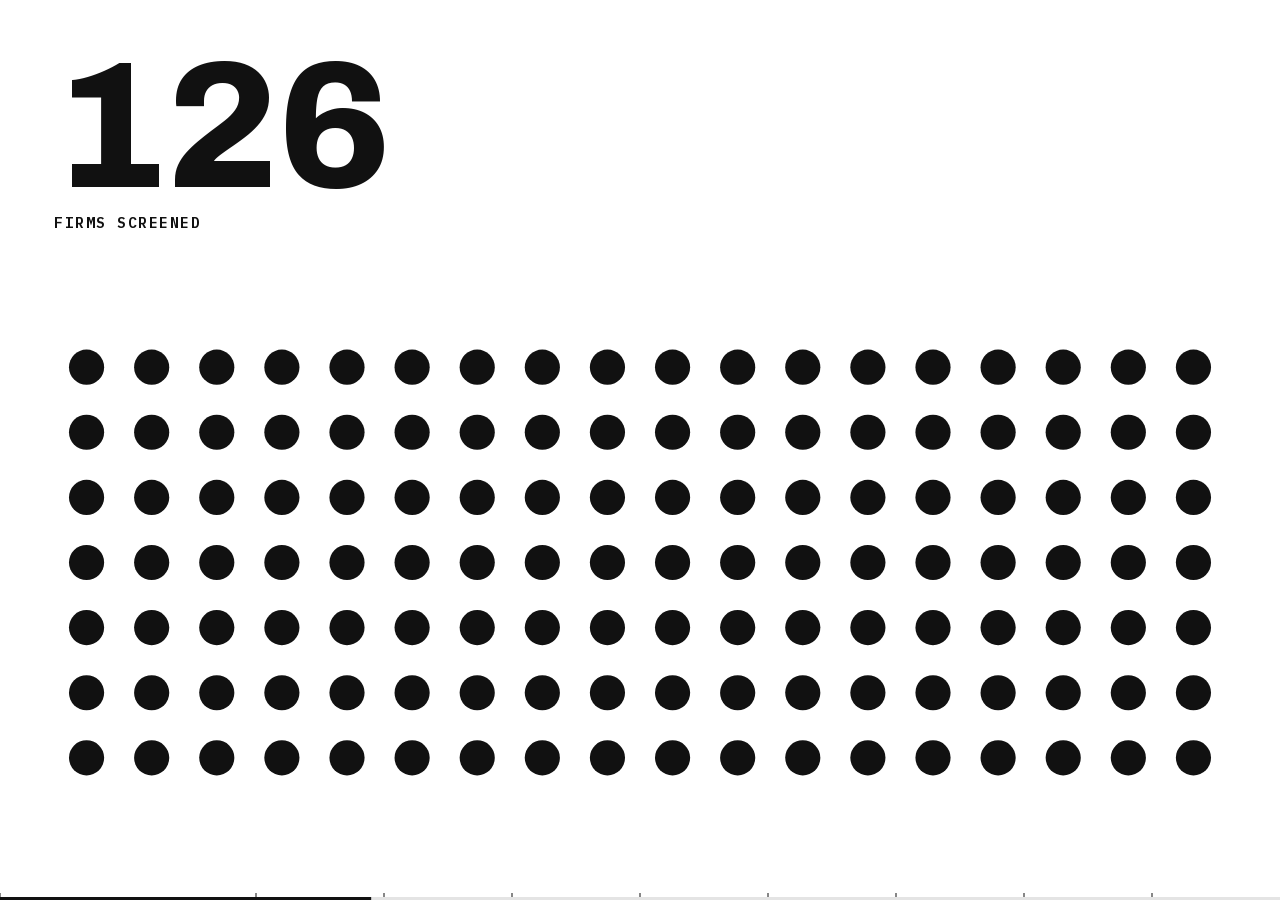
<file: intro/intro.html>
<!doctype html>
<html lang="en">
<head>
<meta charset="utf-8">
<meta name="viewport" content="width=device-width,initial-scale=1,viewport-fit=cover">
<title>Rolodex Intro</title>
<style>
@font-face{font-family:'Archivo';font-style:normal;font-weight:400 800;font-display:swap;src:url([data-uri]) format('woff2');unicode-range:U+0000-00FF,U+0131,U+0152-0153,U+02BB-02BC,U+02C6,U+02DA,U+02DC,U+0304,U+0308,U+0329,U+2000-206F,U+20AC,U+2122,U+2191,U+2193,U+2212,U+2215,U+FEFF,U+FFFD}
@font-face{font-family:'IBM Plex Mono';font-style:normal;font-weight:400;font-display:swap;src:url([data-uri]) format('woff2');unicode-range:U+0000-00FF,U+0131,U+0152-0153,U+02BB-02BC,U+02C6,U+02DA,U+02DC,U+0304,U+0308,U+0329,U+2000-206F,U+20AC,U+2122,U+2191,U+2193,U+2212,U+2215,U+FEFF,U+FFFD}
@font-face{font-family:'IBM Plex Mono';font-style:normal;font-weight:500;font-display:swap;src:url([data-uri]) format('woff2');unicode-range:U+0000-00FF,U+0131,U+0152-0153,U+02BB-02BC,U+02C6,U+02DA,U+02DC,U+0304,U+0308,U+0329,U+2000-206F,U+20AC,U+2122,U+2191,U+2193,U+2212,U+2215,U+FEFF,U+FFFD}
@font-face{font-family:'IBM Plex Mono';font-style:normal;font-weight:600;font-display:swap;src:url([data-uri]) format('woff2');unicode-range:U+0000-00FF,U+0131,U+0152-0153,U+02BB-02BC,U+02C6,U+02DA,U+02DC,U+0304,U+0308,U+0329,U+2000-206F,U+20AC,U+2122,U+2191,U+2193,U+2212,U+2215,U+FEFF,U+FFFD}
@font-face{font-family:'IBM Plex Mono';font-style:normal;font-weight:700;font-display:swap;src:url([data-uri]) format('woff2');unicode-range:U+0000-00FF,U+0131,U+0152-0153,U+02BB-02BC,U+02C6,U+02DA,U+02DC,U+0304,U+0308,U+0329,U+2000-206F,U+20AC,U+2122,U+2191,U+2193,U+2212,U+2215,U+FEFF,U+FFFD}
:root{--paper:#FFFFFF;--ink:#111111}
html,body{margin:0;height:100%;background:var(--paper);overflow:hidden}
canvas{display:block;width:100vw;height:100vh;height:100dvh;touch-action:manipulation;cursor:pointer}
.ctl{position:fixed;right:max(16px,env(safe-area-inset-right));bottom:calc(16px + env(safe-area-inset-bottom));
  display:flex;gap:8px;opacity:0;pointer-events:none;transition:opacity .2s}
.ctl.on{opacity:1;pointer-events:auto}
.ctl button{font:600 12px/1 'IBM Plex Mono',ui-monospace,monospace;letter-spacing:.1em;text-transform:uppercase;
  color:var(--ink);background:var(--paper);border:1px solid var(--ink);border-radius:2px;padding:0 14px;height:40px;cursor:pointer}
.ctl button[aria-pressed="true"]{background:var(--ink);color:var(--paper)}
.ctl button:active{transform:translateY(1px)}
.ctl button:focus-visible{outline:2px solid var(--ink);outline-offset:2px}
</style>
</head>
<body>
<canvas id="cv" aria-label="Rolodex intro"></canvas>
<div class="ctl" id="ctl">
  <button id="slow" aria-pressed="false" title="Play at half speed">Half speed</button>
  <button id="replay" title="Play again">Replay</button>
</div>
<script>
/* The intro reel. Five seconds on a 120 beats-a-minute grid, drawn on one
   canvas from a market's `reel` block (reel.py), which the build reads from the
   same records the page renders. The page plays it first (see the note on #reel
   in the template); intro/ holds a standalone copy for video.

   RolodexReel(canvas, data, {colors}) returns {ready, play, finish, stop,
   renderAt, resize}. render(t) draws any frame from t alone, so frames can be
   captured and scrubbed. Colours come from the page's own tokens, so the reel
   follows the theme and the market's accent. */
window.RolodexReel = function (cv, D, opt) {
"use strict";
opt = opt || {};
const P = opt.colors || {};
function hex(v, d){ v = String(v || '').trim();
  if (/^#[0-9a-f]{6}$/i.test(v)) return v;
  if (/^#[0-9a-f]{3}$/i.test(v)) return '#' + v.slice(1).split('').map(c => c + c).join('');
  return d; }
function mixHex(a, b, k){
  const A = parseInt(a.slice(1), 16), B = parseInt(b.slice(1), 16);
  const ch = s => [(s >> 16) & 255, (s >> 8) & 255, s & 255];
  const x = ch(A), y = ch(B);
  return '#' + x.map((v, i) => Math.round(v + (y[i] - v) * k).toString(16).padStart(2, '0')).join('');
}
/* ground, ink and accent from the page. The flood is the ink colour; what sits on
   it is the paper colour, so a dark theme floods light and the reel still reads. */
const C = {paper: hex(P.paper, '#FFFFFF'), paper2: hex(P.paper2, '#FAFAFA'), paper3: hex(P.paper3, '#F0F0F0'),
  ink: hex(P.ink, '#111111'), ink2: hex(P.ink2, '#3D3D3D'), ink3: hex(P.ink3, '#6B6B6B'),
  rule: hex(P.rule, '#E4E4E4'), acc: hex(P.acc, '#FF4F00')};
C.night = C.ink; C.light = C.paper;
C.dgrey = mixHex(C.night, C.light, .25); C.lgrey = mixHex(C.night, C.light, .62); C.track = mixHex(C.night, C.light, .14);

const DUR = 5.0;
const HITS = [0, 1, 1.5, 2, 2.5, 3, 3.5, 4, 4.5];   // the strong beats
const SANS = 'Archivo, "Helvetica Neue", Arial, sans-serif';
const MONO = '"IBM Plex Mono", ui-monospace, Menlo, monospace';
const ctx = cv.getContext('2d');
let W = 0, H = 0, DPR = 1, L = null;

const clamp = (v, a, b) => v < a ? a : v > b ? b : v;
const seg = (t, a, b) => clamp((t - a) / (b - a), 0, 1);
const lerp = (a, b, k) => a + (b - a) * k;
const E = {
  outExpo: k => k >= 1 ? 1 : 1 - Math.pow(2, -10 * k),
  outCubic: k => 1 - Math.pow(1 - k, 3),
  inCubic: k => k * k * k,
  inOutCubic: k => k < .5 ? 4 * k * k * k : 1 - Math.pow(-2 * k + 2, 3) / 2,
  outBack: k => { const c1 = 1.5, c3 = c1 + 1; return 1 + c3 * Math.pow(k - 1, 3) + c1 * Math.pow(k - 1, 2); }
};
function rng(seed){ return () => { seed |= 0; seed = seed + 0x6D2B79F5 | 0; let t = Math.imul(seed ^ seed >>> 15, 1 | seed);
  t = t + Math.imul(t ^ t >>> 7, 61 | t) ^ t; return ((t ^ t >>> 14) >>> 0) / 4294967296; }; }
const fmt = n => Number(n).toLocaleString('en-US');
const font = (w, px, fam) => w + ' ' + px + 'px ' + (fam || SANS);

function wrap(text, max, f){
  ctx.font = f; const words = text.split(' '), out = []; let cur = '';
  for (const w of words){ const t = cur ? cur + ' ' + w : w;
    if (ctx.measureText(t).width > max && cur){ out.push(cur); cur = w; } else cur = t; }
  if (cur) out.push(cur); return out;
}

/* ---------- layout, from the frame's size ---------- */
function layout(){
  const m = Math.round(Math.max(16, Math.min(W, H) * 0.06));
  const S = {m}, narrow = W < 640, N = D.n;
  S.cs = clamp(Math.round(W * 0.0115), 11, 15);
  S.bf = Math.round(Math.min(H * 0.2, W * 0.16));

  /* the hook: the permit count, cropped by the frame; two lines on a tall screen */
  const hs = fmt(D.permits), two = H / W > 1.3 && hs.includes(',');
  const parts = two ? [hs.slice(0, hs.indexOf(',') + 1), hs.slice(hs.indexOf(',') + 1)] : [hs];
  ctx.font = font(800, 100);
  const w100 = Math.max(...parts.map(q => ctx.measureText(q).width));
  let fs = 100 * (W * (two ? 1.04 : 1.08)) / w100;
  fs = two ? Math.min(fs, H * 0.6 / 1.64) : Math.min(fs, H * 0.62);
  S.hfs = fs; ctx.font = font(800, fs);
  S.hx = (W - w100 * fs / 100) / 2;
  const b1 = two ? H / 2 - fs * 0.05 : H * 0.5 + fs * 0.36;
  S.lines = parts.map((q, j) => ({q, b: b1 + j * fs * 0.82}));
  S.hb = S.lines[S.lines.length - 1].b;
  S.chars = [];
  for (const ln of S.lines){ let x = S.hx; for (const ch of ln.q){ const w = ctx.measureText(ch).width; S.chars.push({ch, x, w, b: ln.b}); x += w; } }
  S.cap1 = wrap(('Single-family homes permitted · ' + D.place + ' · ' + D.permits_year).toUpperCase(),
                W - 2 * m, font(600, S.cs, MONO));
  S.src1 = ('Source: ' + D.permits_source).toUpperCase();

  /* one point per firm, sampled from the hook's own glyphs by farthest-point sampling */
  const oc = document.createElement('canvas'); oc.width = Math.max(1, Math.ceil(W)); oc.height = Math.max(1, Math.ceil(H));
  const o = oc.getContext('2d'); o.fillStyle = '#000'; o.font = font(800, fs); o.textBaseline = 'alphabetic';
  for (const ln of S.lines) o.fillText(ln.q, S.hx, ln.b);
  const img = o.getImageData(0, 0, oc.width, oc.height).data;
  const step = Math.max(3, Math.round(fs / 45)), pts = [];
  for (let yy = 0; yy < oc.height; yy += step) for (let xx = 0; xx < oc.width; xx += step)
    if (img[(yy * oc.width + xx) * 4 + 3] > 140) pts.push([xx, yy]);
  const pick = [];
  if (pts.length){
    const dmin = new Float64Array(pts.length).fill(Infinity);
    let cur = 0; for (let i = 1; i < pts.length; i++) if (pts[i][0] < pts[cur][0]) cur = i;
    for (let k = 0; k < N; k++){
      pick.push(pts[cur]); let best = -1, bi = 0;
      for (let i = 0; i < pts.length; i++){
        const dx = pts[i][0] - pts[cur][0], dy = pts[i][1] - pts[cur][1], d = dx * dx + dy * dy;
        if (d < dmin[i]) dmin[i] = d; if (dmin[i] > best){ best = dmin[i]; bi = i; }
      }
      cur = bi;
    }
  }
  while (pick.length < N) pick.push([W / 2, H / 2]);
  S.rs = Math.max(2, step * 0.9);

  /* the roster grid, shaped to the frame: an exact rectangle when the count has
     one that fits, else the nearest shape with a short last row */
  const gx0 = m, gx1 = W - m, gy0 = narrow ? H * 0.3 : H * 0.34, gy1 = H - m * 1.5;
  const asp = (gx1 - gx0) / (gy1 - gy0);
  let best = null;
  for (let c = 1; c <= N; c++){
    const r = Math.ceil(N / c), empty = c * r - N; if (empty >= c) continue;
    const sc = Math.abs(Math.log((c / r) / asp)) + 1.5 * empty / N;
    if (!best || sc < best.sc) best = {c, r, sc};
  }
  const cell = Math.min((gx1 - gx0) / best.c, (gy1 - gy0) / best.r);
  const ox = (gx0 + gx1) / 2 - cell * best.c / 2, oy = (gy0 + gy1) / 2 - cell * best.r / 2;
  S.rg = cell * 0.27;
  const slots = [];
  for (let i = 0; i < N; i++){ const col = i % best.c, row = Math.floor(i / best.c);
    slots.push({x: ox + cell * (col + .5), y: oy + cell * (row + .5), col, row}); }
  const byX = pick.slice().sort((a, b) => a[0] - b[0] || a[1] - b[1]);
  const order = slots.map((s, i) => i).sort((a, b) => slots[a].col - slots[b].col || slots[a].row - slots[b].row);
  const Q = new Array(N); order.forEach((si, k) => { Q[si] = {x: byX[k][0], y: byX[k][1]}; });

  /* homes closed a year, log scale; the builders that publish a figure stack on it */
  const ax0 = m, ax1 = W - m, lo = Math.log(20), hi = Math.log(8000);
  S.ax = v => ax0 + (Math.log(v) - lo) / (hi - lo) * (ax1 - ax0);
  S.base = H * 0.8; S.bandTop = H * 0.47;
  S.ra = Math.min(S.rg, (ax1 - ax0) / 52);
  const pubs = D.firms.map((f, i) => ({i, v: f.v})).filter(p => p.v).sort((a, b) => a.v - b.v);
  const placed = [], A = {};
  for (const p of pubs){
    /* stack upward past any dot it overlaps; the tolerance stops a dot that
       sits exactly one step above another from being moved there forever */
    const x = S.ax(p.v), step = 2 * S.ra + 2; let y = S.base - S.ra - 2, moved = true, guard = 0;
    while (moved && guard++ < 400){ moved = false;
      for (const q of placed){ if (Math.hypot(q.x - x, q.y - y) < step - 0.01){ y = Math.min(y - 0.01, q.y - step); moved = true; } } }
    placed.push({x, y}); A[p.i] = {x, y};
  }
  S.focus = {x: (S.ax(D.band[0]) + S.ax(D.band[1])) / 2 + (narrow ? W * 0.12 : 0), y: S.base - H * 0.16};

  /* the last frame: the wordmark, its dot, the title printed line by line */
  ctx.font = font(700, 100);
  const we = ctx.measureText('ROLODEX').width / 100 - 0.14;
  S.wf = Math.round(Math.min(W * 0.2, H * 0.22, (W - 2 * m) / (we + 0.62)));
  S.ww = we * S.wf;
  S.tf = Math.round(clamp(S.wf * 0.3, 16, 44));
  const tl = [];
  D.title.forEach((line, j) => { for (const l of wrap(line, W - 2 * m, font(j ? 700 : 400, S.tf))) tl.push({l, b: j > 0}); });
  S.tl = tl;
  const blockH = S.wf * 0.78 + S.tf * 0.9 + tl.length * S.tf * 1.22;
  S.wy = Math.round(H / 2 - blockH / 2 + S.wf * 0.74);
  S.wx = m;
  S.dot = {x: S.wx + S.ww + S.wf * 0.235, y: S.wy - S.wf * 0.58, r: S.wf * 0.115};
  S.ty = S.wy + S.wf * 0.28 + S.tf * 1.2;

  let ti = 0, di = 0; const r = rng(7);
  S.F = D.firms.map((f, i) => Object.assign({}, f, {G: slots[i], Q: Q[i], A: A[i] || null,
    stag: slots[i].col / Math.max(1, best.c - 1) * 0.7 + r() * 0.3,
    ti: f.tr ? ti++ : -1, di: f.dec ? di++ : -1}));
  return S;
}

/* ---------- camera ---------- */
function kick(t, upto){ let k = 0; for (const h of HITS){ if (upto !== undefined && h > upto) continue;
  if (t >= h && t < h + .35) k += Math.exp(-(t - h) / .07); } return k; }
function cam(t){
  const push = E.inOutCubic(seg(t, 1.5, 2.05)), whip = E.outExpo(seg(t, 2.5, 2.72)), p = push * (1 - whip);
  let s = lerp(1, 1.2, p);
  const fx = lerp(W / 2, L.focus.x, p), fy = lerp(H / 2, L.focus.y, p);
  let r = lerp(0, -0.045, seg(t, 1.5, 1.52)) * (1 - E.outCubic(seg(t, 1.5, 1.95))) * (1 - whip);
  r += 0.03 * (1 - E.outExpo(seg(t, 2.5, 2.75))) * (t >= 2.5 ? 1 : 0);
  s *= 1 + 0.018 * kick(t, 4.0);
  return {s, fx, fy, r};
}
function apply(c, x, y){
  const dx = (x - c.fx) * c.s, dy = (y - c.fy) * c.s, cs = Math.cos(c.r), sn = Math.sin(c.r);
  return {x: W / 2 + dx * cs - dy * sn, y: H / 2 + dx * sn + dy * cs};
}
function withCam(c, fn){ ctx.save(); ctx.translate(W / 2, H / 2); ctx.rotate(c.r); ctx.scale(c.s, c.s); ctx.translate(-c.fx, -c.fy); fn(); ctx.restore(); }

/* ---------- a firm's dot at time t ---------- */
function dotAt(f, t){
  if (t < 0.75) return null;
  let x, y, r, a = 1, col = C.ink, hollow = false;
  if (t < 1.0) return {x: f.Q.x, y: f.Q.y, r: L.rs * E.outCubic(seg(t, .75, .9)), a, col};
  const d2 = f.stag * .12, k2 = E.outBack(seg(t, 1.0 + d2, 1.3 + d2));
  x = lerp(f.Q.x, f.G.x, k2); y = lerp(f.Q.y, f.G.y, k2); r = lerp(L.rs, L.rg, clamp(k2, 0, 1));
  if (t < 1.5) return {x, y, r, a, col};
  if (t < 2.5){
    const d3 = f.stag * .1, k3 = E.inOutCubic(seg(t, 1.5 + d3, 1.92 + d3));
    if (f.A){
      x = lerp(f.G.x, f.A.x, k3); y = lerp(f.G.y, f.A.y, k3); r = lerp(L.rg, L.ra, k3);
      if (k3 > .6){ if (f.fit === 'partial') col = C.ink3; else if (f.fit === 'fail') hollow = true; }
    } else { a = 1 - k3; y += k3 * H * .06; r *= 1 - .45 * k3; }
    return {x, y, r, a, col, hollow};
  }
  const d4 = f.stag * .08, k4 = E.outExpo(seg(t, 2.5 + d4, 2.74 + d4));
  if (f.A){ x = lerp(f.A.x, f.G.x, k4); y = lerp(f.A.y, f.G.y, k4); r = lerp(L.ra, L.rg, k4); }
  else { x = f.G.x; y = f.G.y; r = L.rg * E.outBack(k4); a = clamp(k4 * 1.4, 0, 1); }
  col = C.dgrey;
  if (t >= 3.0 && t < 4.0 && f.tr){
    const k = seg(t, 3.0 + f.ti * .018, 3.07 + f.ti * .018);
    if (k > 0){ col = C.acc; r *= 1 + .45 * Math.sin(Math.PI * k) + .12; }
  }
  if (t >= 3.5 && t < 4.0){
    const i = Math.floor((t - 3.5) / .125), t0 = 3.5 + i * .125;
    if (f.cat === i){ col = C.light; a = 1; r *= 1 + .3 * Math.sin(Math.PI * seg(t, t0, t0 + .07)); }
    else { col = C.dgrey; a = .3; }
  }
  if (t >= 4.0){
    col = C.dgrey;
    if (f.dec){ const k = seg(t, 4.0 + f.di * .0028, 4.05 + f.di * .0028); if (k > 0){ col = C.light; r *= 1 + .3 * Math.sin(Math.PI * k); } }
  }
  if (t >= 4.25){
    const d = f.stag * .1, k = E.inCubic(seg(t, 4.25 + d, 4.47 + d));
    if (k >= 1) return null;
    x = lerp(x, L.dot.x, k); y = lerp(y, L.dot.y, k); r = lerp(r, L.dot.r * .7, k);
    if (k > .35) col = C.acc;
  }
  return {x, y, r, a, col, hollow};
}

/* ---------- pieces ---------- */
function flood(t){
  /* the flood prints in layers from the bottom, each pass the other way; it lifts from the top */
  const n = 8, lh = H / n;
  for (let k = 0; k < n; k++){
    const y = H - (k + 1) * lh, ltr = k % 2 === 0;
    const kin = E.inOutCubic(seg(t, 2.47 + k * .026, 2.56 + k * .026));
    const kout = E.inOutCubic(seg(t, 4.25 + (n - 1 - k) * .022, 4.33 + (n - 1 - k) * .022));
    if (kin <= 0 || kout >= 1) continue;
    let x0, x1;
    if (kout > 0){ if (ltr){ x0 = W * kout; x1 = W; } else { x0 = 0; x1 = W * (1 - kout); } }
    else if (ltr){ x0 = 0; x1 = W * kin; } else { x0 = W * (1 - kin); x1 = W; }
    ctx.fillStyle = C.night; ctx.fillRect(x0, y - .5, x1 - x0, lh + 1);
    const head = kout > 0 ? (ltr ? x0 : x1) : (ltr ? x1 : x0);
    if ((kin > 0 && kin < 1) || (kout > 0 && kout < 1)){ ctx.fillStyle = C.acc; ctx.fillRect(head - 2, y - .5, 4, lh + 1); }
  }
}
const night = t => t >= 2.56 && t < 4.44;

function spaced(s, x, y, em){
  const px = parseFloat(ctx.font.match(/(\d+(?:\.\d+)?)px/)[1]), sp = px * em;
  if ('letterSpacing' in ctx){ ctx.letterSpacing = sp + 'px'; ctx.fillText(s, x, y); ctx.letterSpacing = '0px'; return; }
  for (const ch of s){ ctx.fillText(ch, x, y); x += ctx.measureText(ch).width + sp; }
}

function hook(t){
  if (t >= .97) return;
  const fade = 1 - seg(t, .75, .95);
  ctx.save(); ctx.globalAlpha = fade; ctx.fillStyle = C.ink; ctx.font = font(800, L.hfs); ctx.textBaseline = 'alphabetic';
  L.chars.forEach((c, j) => {
    const k = E.outExpo(seg(t, j * .032 - .05, j * .032 + .15));
    if (k <= 0) return;
    const sc = lerp(1.45, 1, k), dy = lerp(H * .07, 0, k);
    ctx.save(); ctx.globalAlpha = fade * clamp(k * 3, 0, 1);
    ctx.translate(c.x + c.w / 2, c.b - L.hfs * .36 + dy); ctx.scale(sc, sc);
    ctx.fillText(c.ch, -c.w / 2, L.hfs * .36); ctx.restore();
  });
  const ry = Math.min(H - L.m * 2.6, L.hb + L.m * .9), kr = E.inOutCubic(seg(t, .18, .4));
  ctx.fillStyle = C.ink; ctx.fillRect(L.m, ry, (W - 2 * L.m) * kr, 2);
  if (kr > 0 && kr < 1){ ctx.fillStyle = C.acc; ctx.fillRect(L.m + (W - 2 * L.m) * kr - 3, ry - 2, 6, 6); }
  ctx.font = font(600, L.cs, MONO); ctx.fillStyle = C.ink; ctx.textBaseline = 'top';
  const all = L.cap1.join('\n'), shown = Math.floor(all.length * seg(t, .28, .6));
  let used = 0; L.cap1.forEach((line, j) => {
    const n = clamp(shown - used, 0, line.length); used += line.length + 1;
    spaced(line.slice(0, n), L.m, ry + L.cs * 1.1 + j * L.cs * 1.5, .1);
  });
  if (t > .5){ ctx.fillStyle = C.ink3; ctx.font = font(500, Math.max(10, L.cs - 2), MONO);
    ctx.globalAlpha = fade * seg(t, .5, .6); spaced(L.src1, L.m, ry + L.cs * 1.1 + L.cap1.length * L.cs * 1.5 + 4, .08); }
  ctx.restore();
}

/* the big figure in the top-left slot: in on its beat with a punch, out on the next with a cut */
function big(t, t0, t1, text, col, label, lcol){
  if (t < t0 || t >= t1) return;
  const k = E.outExpo(seg(t, t0, t0 + .16)), sz = L.bf, y = L.m + sz * .74;
  ctx.save();
  ctx.beginPath(); ctx.rect(0, 0, L.m + W * k, H); ctx.clip();
  ctx.translate(L.m, y); const sc = lerp(1.08, 1, k) * (1 + .02 * kick(t)); ctx.scale(sc, sc);
  ctx.fillStyle = col; ctx.font = font(800, sz); ctx.textBaseline = 'alphabetic'; ctx.fillText(text, 0, 0);
  ctx.restore();
  if (label){
    ctx.save(); ctx.fillStyle = lcol; ctx.font = font(600, L.cs, MONO); ctx.textBaseline = 'top';
    ctx.globalAlpha = seg(t, t0 + .05, t0 + .14);
    wrap(label.toUpperCase(), W - 2 * L.m, font(600, L.cs, MONO)).forEach((l, j) => spaced(l, L.m, y + sz * .16 + j * L.cs * 1.5, .1));
    ctx.restore();
  }
}

function axis(t){
  if (t < 1.95 || t >= 2.6) return;
  const k = seg(t, 2.0, 2.2), k2 = seg(t, 2.08, 2.3), a = 1 - seg(t, 2.5, 2.58);
  ctx.save(); ctx.globalAlpha = a;
  const x0 = L.ax(D.band[0]), x1 = L.ax(D.band[1]), x2 = L.ax(D.band2[1]);
  const top = L.bandTop, bh = L.base - L.bandTop;
  ctx.fillStyle = C.paper3; ctx.fillRect(x0, top, (x1 - x0) * E.inOutCubic(k), bh);
  ctx.fillStyle = C.paper2; ctx.fillRect(x2 - (x2 - x1) * E.inOutCubic(k2), top, (x2 - x1) * E.inOutCubic(k2), bh);
  if (k > 0 && k < 1){ ctx.fillStyle = C.acc; ctx.fillRect(x0 + (x1 - x0) * E.inOutCubic(k) - 2, top, 4, bh); }
  ctx.fillStyle = C.ink; ctx.fillRect(L.m, L.base, (W - 2 * L.m) * E.outExpo(seg(t, 1.95, 2.15)), 1.5);
  ctx.font = font(500, Math.max(10, L.cs - 1), MONO); ctx.fillStyle = C.ink3; ctx.textBaseline = 'top'; ctx.textAlign = 'center';
  ctx.globalAlpha = a * seg(t, 2.05, 2.15);
  for (const v of [25, 100, 400, 1500, 6000]) ctx.fillText(fmt(v), L.ax(v), L.base + 8);
  ctx.textAlign = 'left'; ctx.restore();
}

function dots(t){
  const c = cam(t), cp = cam(t - 1 / 60);
  for (const f of L.F){
    const d = dotAt(f, t); if (!d || d.r <= 0 || d.a <= 0) continue;
    const p = apply(c, d.x, d.y), r = d.r * c.s;
    const dp = dotAt(f, t - 1 / 60), q = dp ? apply(cp, dp.x, dp.y) : p;
    ctx.globalAlpha = d.a;
    const len = Math.hypot(p.x - q.x, p.y - q.y);
    if (d.hollow){
      ctx.strokeStyle = C.ink; ctx.lineWidth = Math.max(1.25, r * .28); ctx.fillStyle = C.paper;
      ctx.beginPath(); ctx.arc(p.x, p.y, Math.max(.5, r - ctx.lineWidth / 2), 0, Math.PI * 2); ctx.fill(); ctx.stroke();
    } else if (len > 1.5){
      ctx.strokeStyle = d.col; ctx.lineCap = 'round'; ctx.lineWidth = r * 2;
      ctx.beginPath(); ctx.moveTo(q.x, q.y); ctx.lineTo(p.x, p.y); ctx.stroke();
    } else {
      ctx.fillStyle = d.col; ctx.beginPath(); ctx.arc(p.x, p.y, r, 0, Math.PI * 2); ctx.fill();
    }
  }
  ctx.globalAlpha = 1;
}

/* four kinds of firm, one per eighth note, each lighting its own dots */
function catsBeat(t){
  if (t < 3.5 || t >= 4.0 || !D.cats.length) return;
  const i = clamp(Math.floor((t - 3.5) / .125), 0, D.cats.length - 1), c = D.cats[i];
  ctx.font = font(800, 100); const sz = Math.min(L.bf, 100 * (W - 2 * L.m) / ctx.measureText(c.label).width);
  const t0 = 3.5 + i * .125, k = E.outExpo(seg(t, t0, t0 + .06)), y = L.m + L.bf * .74;
  ctx.save(); ctx.fillStyle = C.light; ctx.font = font(800, sz); ctx.textBaseline = 'alphabetic';
  ctx.translate(L.m + lerp(-sz * .15, 0, k) * (i % 2 ? -1 : 1), y); ctx.fillText(c.label, 0, 0); ctx.restore();
  ctx.save(); ctx.fillStyle = C.lgrey; ctx.font = font(600, L.cs, MONO); ctx.textBaseline = 'top';
  spaced((c.n + ' of ' + D.n).toUpperCase(), L.m, y + L.bf * .16, .1); ctx.restore();
}

function finale(t){
  if (t < 4.5) return;
  const k = E.outExpo(seg(t, 4.5, 4.66));
  ctx.save(); ctx.fillStyle = C.ink; ctx.font = font(700, L.wf); ctx.textBaseline = 'alphabetic';
  ctx.beginPath(); ctx.rect(L.wx - 4, 0, (L.ww + L.wf) * k + 4, H); ctx.clip();
  if ('letterSpacing' in ctx) ctx.letterSpacing = (-.02 * L.wf) + 'px';
  ctx.fillText('ROLODEX', L.wx + lerp(-L.wf * .2, 0, k), L.wy);
  if ('letterSpacing' in ctx) ctx.letterSpacing = '0px';
  ctx.restore();
  const kd = seg(t, 4.5, 4.64), pop = kd < 1 ? E.outBack(kd) : 1;
  ctx.fillStyle = C.acc; ctx.beginPath(); ctx.arc(L.dot.x, L.dot.y, L.dot.r * pop, 0, Math.PI * 2); ctx.fill();
  L.tl.forEach((ln, j) => {
    const t0 = 4.6 + j * .075, kk = E.inOutCubic(seg(t, t0, t0 + .13));
    if (kk <= 0) return;
    ctx.save(); ctx.font = font(ln.b ? 700 : 400, L.tf); ctx.fillStyle = ln.b ? C.ink : C.ink2; ctx.textBaseline = 'alphabetic';
    const w = ctx.measureText(ln.l).width + 2, y = L.ty + j * L.tf * 1.22, ltr = j % 2 === 0;
    ctx.beginPath(); ctx.rect(ltr ? L.wx : L.wx + w * (1 - kk), y - L.tf, w * kk, L.tf * 1.35); ctx.clip();
    ctx.fillText(ln.l, L.wx, y); ctx.restore();
    if (kk < 1){ ctx.fillStyle = C.acc; ctx.fillRect((ltr ? L.wx + w * kk : L.wx + w * (1 - kk)) - 2, y - L.tf * .85, 4, L.tf * 1.05); }
  });
  ctx.save(); ctx.globalAlpha = seg(t, 4.85, 4.98); ctx.fillStyle = C.ink3; ctx.font = font(600, Math.max(10, L.cs - 1), MONO);
  ctx.textBaseline = 'alphabetic'; spaced(('Prepared by ' + D.by).toUpperCase(), L.m, H - L.m - 4, .12); ctx.restore();
}

function progress(t){
  if (t >= 4.55) return;
  const a = 1 - seg(t, 4.4, 4.55), y = H - 3, nt = night(t);
  ctx.save(); ctx.globalAlpha = a;
  ctx.fillStyle = nt ? C.track : C.rule; ctx.fillRect(0, y, W, 3);
  ctx.fillStyle = nt ? C.lgrey : C.ink; ctx.fillRect(0, y, W * t / DUR, 3);
  for (const h of HITS){ ctx.fillRect(W * h / DUR - .5, y - 4, 1, 4); }
  ctx.restore();
}

function render(t){
  if (!L) return;
  t = clamp(t, 0, DUR);
  ctx.setTransform(DPR, 0, 0, DPR, 0, 0);
  ctx.fillStyle = C.paper; ctx.fillRect(0, 0, W, H);
  withCam(cam(t), () => axis(t));
  flood(t);
  hook(t);
  dots(t);
  big(t, 1.0, 1.5, fmt(D.n), C.ink, 'Firms screened', C.ink);
  big(t, 2.0, 2.5, D.band[0] + ' to ' + D.band[1], C.ink, 'Homes closed a year · one or two printers', C.ink);
  big(t, 3.0, 3.5, String(D.track), C.acc, 'Have paid for a new building method', C.light);
  catsBeat(t);
  big(t, 4.0, 4.25, String(D.dec), C.light, 'of ' + D.n + ' with a decision-maker named', C.light);
  finale(t);
  progress(t);
}

/* ---------- playback ---------- */
let raf = 0, t0 = 0, speed = 1, last = DUR, playing = false, onEnd = null;
function size(){
  const b = cv.getBoundingClientRect();
  W = Math.max(1, b.width || innerWidth); H = Math.max(1, b.height || innerHeight); DPR = Math.min(devicePixelRatio || 1, 2);
  cv.width = Math.round(W * DPR); cv.height = Math.round(H * DPR);
  L = layout();
}
function frame(now){
  if (!t0) t0 = now;
  last = (now - t0) / 1000 * speed;
  render(last);
  if (last < DUR){ raf = requestAnimationFrame(frame); }
  else { playing = false; const f = onEnd; onEnd = null; if (f) f(); }
}
const fonts = ['400 40px Archivo', '700 40px Archivo', '800 40px Archivo', '600 12px "IBM Plex Mono"', '500 12px "IBM Plex Mono"'];
const ready = Promise.race([
  Promise.all(fonts.map(f => (document.fonts && document.fonts.load) ? document.fonts.load(f) : null)).catch(() => null),
  new Promise(r => setTimeout(r, 800))
]).then(() => { size(); render(0); return api; });

const api = {
  ready, DUR,
  play(sp, done){ cancelAnimationFrame(raf); speed = sp || 1; onEnd = done || null; t0 = 0; playing = true; raf = requestAnimationFrame(frame); },
  finish(){ cancelAnimationFrame(raf); playing = false; last = DUR; render(DUR); },
  stop(){ cancelAnimationFrame(raf); playing = false; onEnd = null; },
  renderAt(t){ cancelAnimationFrame(raf); playing = false; last = t; render(t); },
  resize(){ size(); if (!playing) render(last); },
  get playing(){ return playing; }
};
return api;
};

</script>
<script>
/* The standalone reel, for testing and for video. The page plays the same reel
   from the same code (_reel.js); this file only adds replay and half speed. */
(function(){
"use strict";
const D = {"place": "Greater Houston", "key": "houston", "permits": 46341, "permits_year": 2025, "permits_source": "Census Building Permits Survey, via HUD SOCDS", "firms": [{"cat": 0, "tr": true, "fit": "partial", "dec": true, "v": null}, {"cat": 0, "tr": true, "fit": "partial", "dec": true, "v": null}, {"cat": 0, "tr": true, "fit": "partial", "dec": true, "v": null}, {"cat": 0, "tr": true, "fit": "partial", "dec": true, "v": null}, {"cat": 1, "tr": false, "fit": "partial", "dec": true, "v": null}, {"cat": 0, "tr": true, "fit": "partial", "dec": true, "v": null}, {"cat": 0, "tr": false, "fit": "clear", "dec": true, "v": 173.2}, {"cat": 0, "tr": false, "fit": "clear", "dec": true, "v": 45.0}, {"cat": 0, "tr": false, "fit": "partial", "dec": true, "v": null}, {"cat": 0, "tr": false, "fit": "partial", "dec": false, "v": 968.0}, {"cat": -1, "tr": false, "fit": "partial", "dec": true, "v": null}, {"cat": 0, "tr": false, "fit": "partial", "dec": true, "v": 782.0}, {"cat": 0, "tr": false, "fit": "partial", "dec": false, "v": 324.0}, {"cat": 0, "tr": false, "fit": "partial", "dec": true, "v": null}, {"cat": 1, "tr": false, "fit": "partial", "dec": true, "v": null}, {"cat": 0, "tr": false, "fit": "partial", "dec": false, "v": 1465.0}, {"cat": 0, "tr": false, "fit": "partial", "dec": true, "v": null}, {"cat": 0, "tr": true, "fit": "partial", "dec": true, "v": null}, {"cat": 0, "tr": false, "fit": "partial", "dec": true, "v": 750.0}, {"cat": 1, "tr": false, "fit": "partial", "dec": false, "v": null}, {"cat": 0, "tr": false, "fit": "fail", "dec": false, "v": null}, {"cat": 0, "tr": true, "fit": "partial", "dec": true, "v": null}, {"cat": 0, "tr": true, "fit": "partial", "dec": false, "v": null}, {"cat": 0, "tr": false, "fit": "partial", "dec": false, "v": 425.0}, {"cat": 0, "tr": false, "fit": "partial", "dec": false, "v": 1062.0}, {"cat": 0, "tr": false, "fit": "partial", "dec": true, "v": 540.0}, {"cat": 0, "tr": false, "fit": "partial", "dec": false, "v": null}, {"cat": 0, "tr": false, "fit": "clear", "dec": true, "v": 75.0}, {"cat": 0, "tr": false, "fit": "partial", "dec": false, "v": null}, {"cat": 0, "tr": false, "fit": "clear", "dec": true, "v": 50.0}, {"cat": 0, "tr": false, "fit": "partial", "dec": true, "v": null}, {"cat": 1, "tr": false, "fit": "partial", "dec": true, "v": null}, {"cat": 1, "tr": false, "fit": "partial", "dec": false, "v": null}, {"cat": 0, "tr": false, "fit": "partial", "dec": true, "v": null}, {"cat": 1, "tr": false, "fit": "partial", "dec": false, "v": null}, {"cat": 0, "tr": false, "fit": "partial", "dec": true, "v": 1048.0}, {"cat": 0, "tr": false, "fit": "partial", "dec": false, "v": 483.0}, {"cat": 0, "tr": false, "fit": "partial", "dec": true, "v": 372.0}, {"cat": 1, "tr": false, "fit": "partial", "dec": false, "v": null}, {"cat": 0, "tr": false, "fit": "partial", "dec": true, "v": 1087.0}, {"cat": 0, "tr": false, "fit": "partial", "dec": true, "v": null}, {"cat": 1, "tr": false, "fit": "partial", "dec": true, "v": null}, {"cat": 0, "tr": false, "fit": "partial", "dec": false, "v": null}, {"cat": 1, "tr": false, "fit": "partial", "dec": false, "v": null}, {"cat": -1, "tr": true, "fit": "clear", "dec": true, "v": null}, {"cat": -1, "tr": true, "fit": "partial", "dec": true, "v": null}, {"cat": 3, "tr": true, "fit": "partial", "dec": true, "v": null}, {"cat": -1, "tr": true, "fit": "partial", "dec": true, "v": null}, {"cat": -1, "tr": false, "fit": "clear", "dec": true, "v": null}, {"cat": -1, "tr": false, "fit": "partial", "dec": true, "v": null}, {"cat": -1, "tr": false, "fit": "partial", "dec": true, "v": null}, {"cat": -1, "tr": false, "fit": "partial", "dec": true, "v": null}, {"cat": -1, "tr": false, "fit": "partial", "dec": false, "v": null}, {"cat": 3, "tr": false, "fit": "partial", "dec": true, "v": null}, {"cat": 2, "tr": true, "fit": "partial", "dec": true, "v": null}, {"cat": -1, "tr": false, "fit": "partial", "dec": true, "v": null}, {"cat": 3, "tr": false, "fit": "partial", "dec": true, "v": null}, {"cat": 2, "tr": false, "fit": "partial", "dec": false, "v": null}, {"cat": -1, "tr": false, "fit": "fail", "dec": false, "v": null}, {"cat": -1, "tr": false, "fit": "partial", "dec": true, "v": null}, {"cat": 3, "tr": false, "fit": "partial", "dec": false, "v": null}, {"cat": 3, "tr": false, "fit": "partial", "dec": true, "v": null}, {"cat": 2, "tr": false, "fit": "partial", "dec": true, "v": null}, {"cat": 3, "tr": false, "fit": "partial", "dec": true, "v": null}, {"cat": 3, "tr": false, "fit": "partial", "dec": true, "v": null}, {"cat": -1, "tr": false, "fit": "partial", "dec": false, "v": null}, {"cat": -1, "tr": false, "fit": "partial", "dec": true, "v": null}, {"cat": 3, "tr": false, "fit": "partial", "dec": true, "v": null}, {"cat": 3, "tr": false, "fit": "partial", "dec": true, "v": null}, {"cat": 3, "tr": false, "fit": "partial", "dec": true, "v": null}, {"cat": 3, "tr": false, "fit": "partial", "dec": true, "v": null}, {"cat": 3, "tr": false, "fit": "partial", "dec": false, "v": null}, {"cat": -1, "tr": false, "fit": "clear", "dec": true, "v": null}, {"cat": -1, "tr": false, "fit": "partial", "dec": false, "v": null}, {"cat": 3, "tr": false, "fit": "partial", "dec": true, "v": null}, {"cat": 3, "tr": false, "fit": "partial", "dec": false, "v": null}, {"cat": -1, "tr": false, "fit": "partial", "dec": true, "v": null}, {"cat": -1, "tr": false, "fit": "partial", "dec": true, "v": null}, {"cat": -1, "tr": false, "fit": "partial", "dec": true, "v": null}, {"cat": -1, "tr": false, "fit": "partial", "dec": true, "v": null}, {"cat": -1, "tr": false, "fit": "clear", "dec": false, "v": null}, {"cat": 3, "tr": false, "fit": "fail", "dec": true, "v": null}, {"cat": -1, "tr": false, "fit": "fail", "dec": true, "v": null}, {"cat": -1, "tr": false, "fit": "fail", "dec": true, "v": null}, {"cat": -1, "tr": false, "fit": "fail", "dec": false, "v": null}, {"cat": 2, "tr": false, "fit": "fail", "dec": false, "v": null}, {"cat": 2, "tr": false, "fit": "partial", "dec": true, "v": null}, {"cat": 3, "tr": false, "fit": "partial", "dec": true, "v": null}, {"cat": -1, "tr": false, "fit": "partial", "dec": false, "v": null}, {"cat": 2, "tr": false, "fit": "partial", "dec": false, "v": null}, {"cat": -1, "tr": false, "fit": "partial", "dec": false, "v": null}, {"cat": 2, "tr": false, "fit": "partial", "dec": true, "v": null}, {"cat": 3, "tr": false, "fit": "partial", "dec": false, "v": null}, {"cat": -1, "tr": false, "fit": "partial", "dec": true, "v": null}, {"cat": 1, "tr": false, "fit": "partial", "dec": false, "v": null}, {"cat": 0, "tr": false, "fit": "clear", "dec": true, "v": 286.0}, {"cat": 0, "tr": false, "fit": "partial", "dec": false, "v": null}, {"cat": 1, "tr": false, "fit": "fail", "dec": false, "v": null}, {"cat": 0, "tr": false, "fit": "fail", "dec": false, "v": null}, {"cat": 1, "tr": false, "fit": "fail", "dec": true, "v": null}, {"cat": 1, "tr": false, "fit": "fail", "dec": false, "v": null}, {"cat": 0, "tr": false, "fit": "fail", "dec": false, "v": null}, {"cat": 1, "tr": false, "fit": "fail", "dec": false, "v": null}, {"cat": 0, "tr": false, "fit": "fail", "dec": false, "v": null}, {"cat": 0, "tr": true, "fit": "fail", "dec": false, "v": 4925.0}, {"cat": 0, "tr": true, "fit": "fail", "dec": true, "v": 1146.0}, {"cat": 0, "tr": false, "fit": "partial", "dec": true, "v": 1017.0}, {"cat": 0, "tr": false, "fit": "fail", "dec": false, "v": 3989.0}, {"cat": 0, "tr": false, "fit": "fail", "dec": true, "v": null}, {"cat": 0, "tr": false, "fit": "fail", "dec": true, "v": null}, {"cat": 0, "tr": false, "fit": "fail", "dec": false, "v": 1428.0}, {"cat": 0, "tr": false, "fit": "fail", "dec": false, "v": null}, {"cat": 0, "tr": false, "fit": "fail", "dec": true, "v": 1115.0}, {"cat": 0, "tr": false, "fit": "fail", "dec": true, "v": null}, {"cat": 0, "tr": false, "fit": "fail", "dec": false, "v": 1809.0}, {"cat": 0, "tr": false, "fit": "fail", "dec": true, "v": null}, {"cat": -1, "tr": true, "fit": "fail", "dec": false, "v": null}, {"cat": -1, "tr": false, "fit": "partial", "dec": false, "v": null}, {"cat": -1, "tr": false, "fit": "partial", "dec": false, "v": null}, {"cat": -1, "tr": false, "fit": "fail", "dec": true, "v": null}, {"cat": -1, "tr": false, "fit": "fail", "dec": false, "v": null}, {"cat": -1, "tr": false, "fit": "fail", "dec": false, "v": null}, {"cat": -1, "tr": false, "fit": "fail", "dec": false, "v": null}, {"cat": 0, "tr": true, "fit": "fail", "dec": true, "v": 6362.0}, {"cat": 1, "tr": false, "fit": "fail", "dec": false, "v": null}, {"cat": 0, "tr": false, "fit": "partial", "dec": false, "v": null}], "n": 126, "track": 17, "dec": 74, "band": [25, 400], "band2": [400, 1500], "cats": [{"label": "Homebuilders", "n": 53}, {"label": "Developers", "n": 15}, {"label": "General contractors", "n": 7}, {"label": "Concrete casters", "n": 17}], "title": ["Greater Houston builders and developers,", "screened for a construction printer."], "by": "Héctor Ibarzábal", "accent": "#FF4F00"};
const cv = document.getElementById('cv'), ctl = document.getElementById('ctl');
const bReplay = document.getElementById('replay'), bSlow = document.getElementById('slow');
cv.setAttribute('aria-label', 'Rolodex intro: ' + D.title.join(' '));
const R = RolodexReel(cv, D, {colors: {acc: D.accent}});
let speed = 1, ready = false;
const reduce = matchMedia('(prefers-reduced-motion: reduce)').matches;
function play(){ ctl.classList.remove('on'); R.play(speed, () => ctl.classList.add('on')); }
function finish(){ R.finish(); ctl.classList.add('on'); }
cv.addEventListener('click', () => { if (ready) R.playing ? finish() : play(); });
addEventListener('keydown', e => { if (!ready) return;
  if (e.key === ' ' || e.key === 'Enter'){ e.preventDefault(); R.playing ? finish() : play(); } });
bReplay.addEventListener('click', play);
bSlow.addEventListener('click', () => { speed = speed === 1 ? .5 : 1; bSlow.setAttribute('aria-pressed', String(speed !== 1)); play(); });
addEventListener('resize', () => R.resize());
/* for frame capture: renderAt(t) draws one frame and stops playback */
window.renderAt = t => R.renderAt(t);
window.introReady = R.ready.then(() => {
  ready = true;
  if (reduce || /[?&]still\b/.test(location.search)){ finish(); bReplay.textContent = 'Play'; }
  else if (!/[?&]capture\b/.test(location.search)) play();
});
})();
</script>
</body>
</html>
</file>
